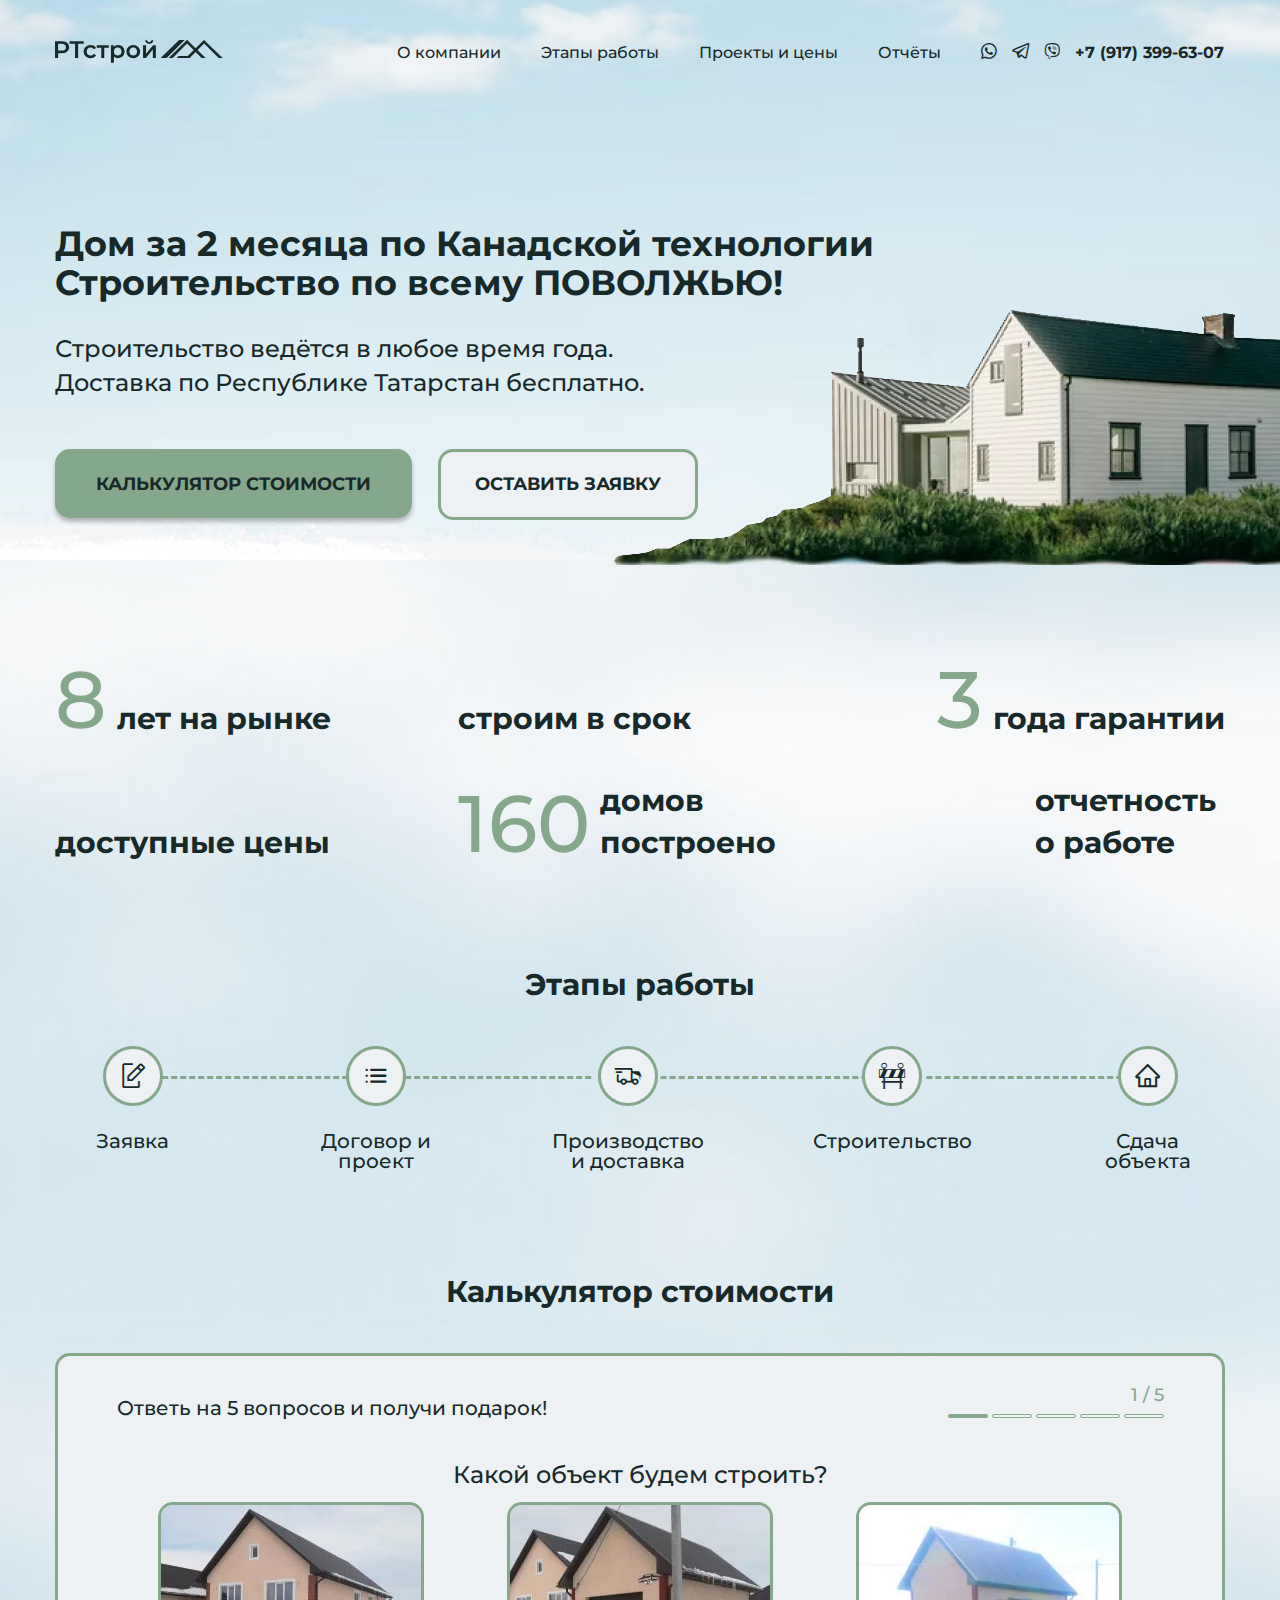
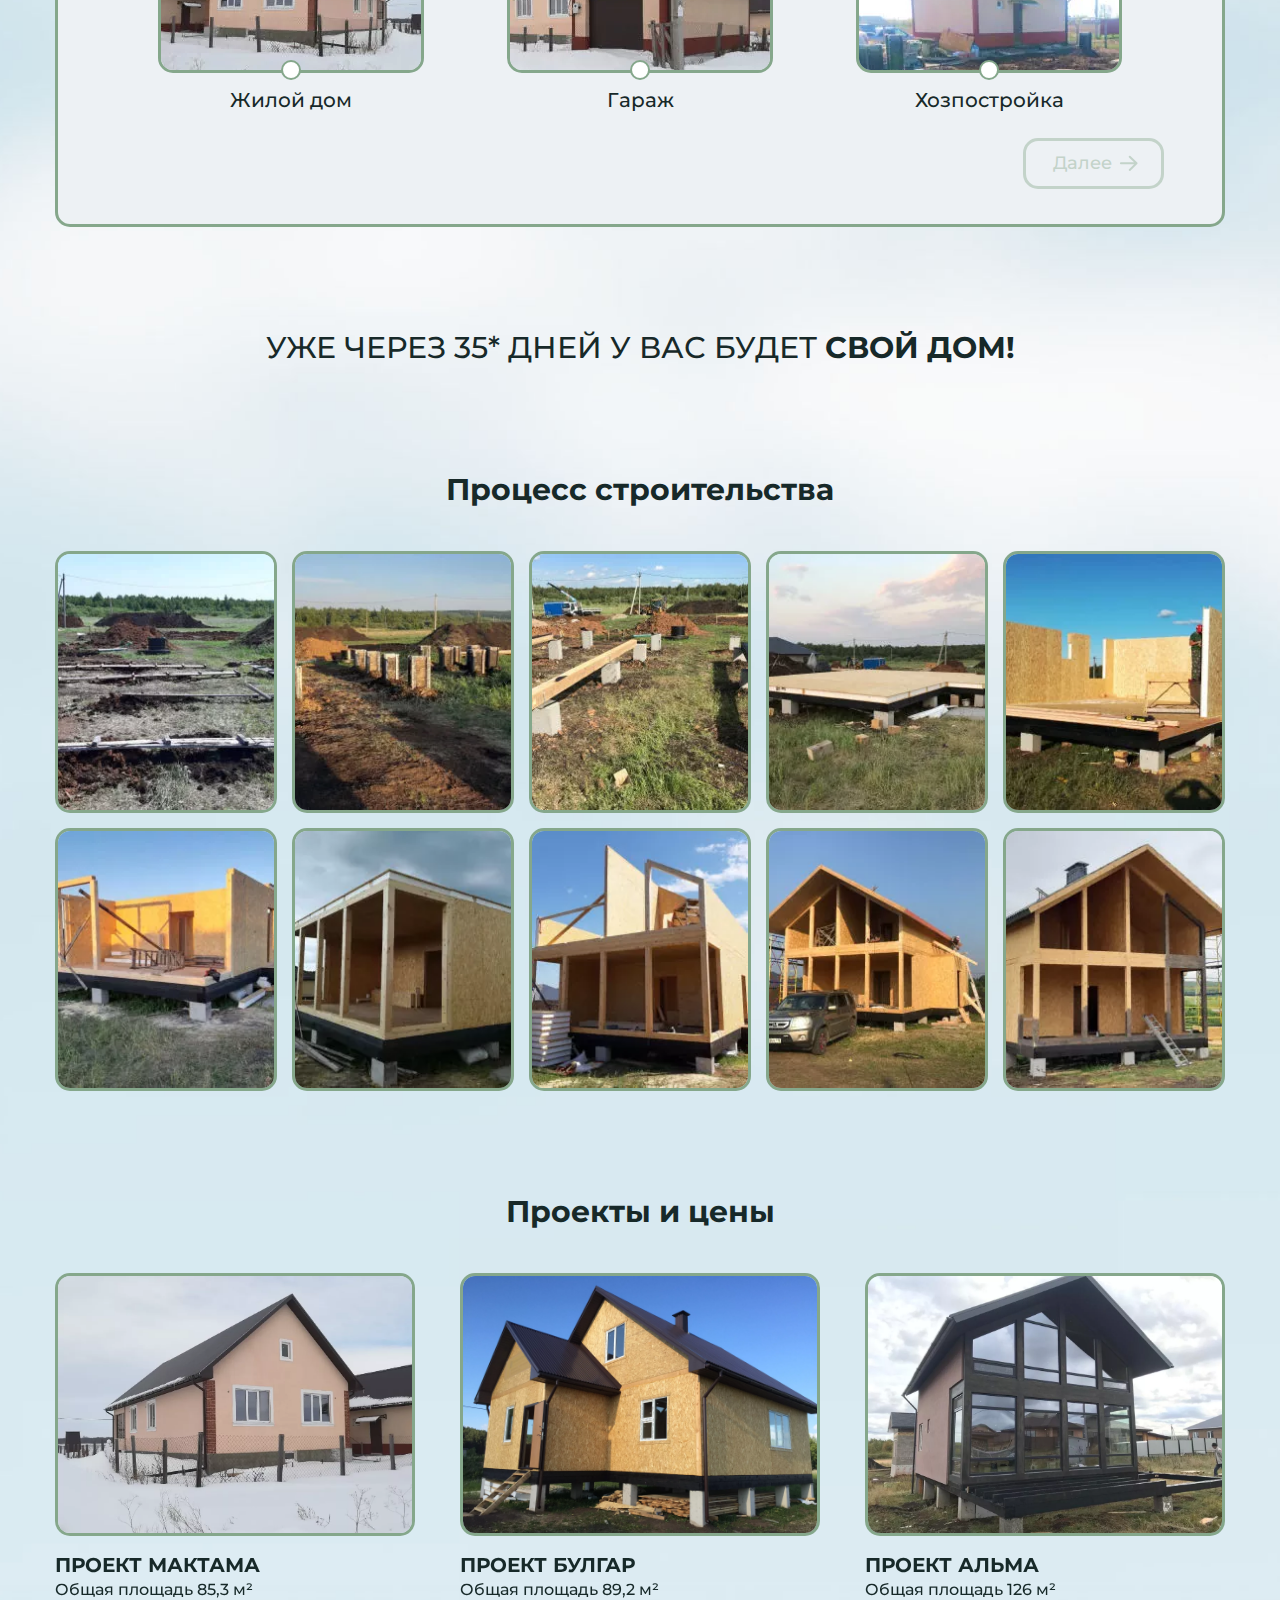
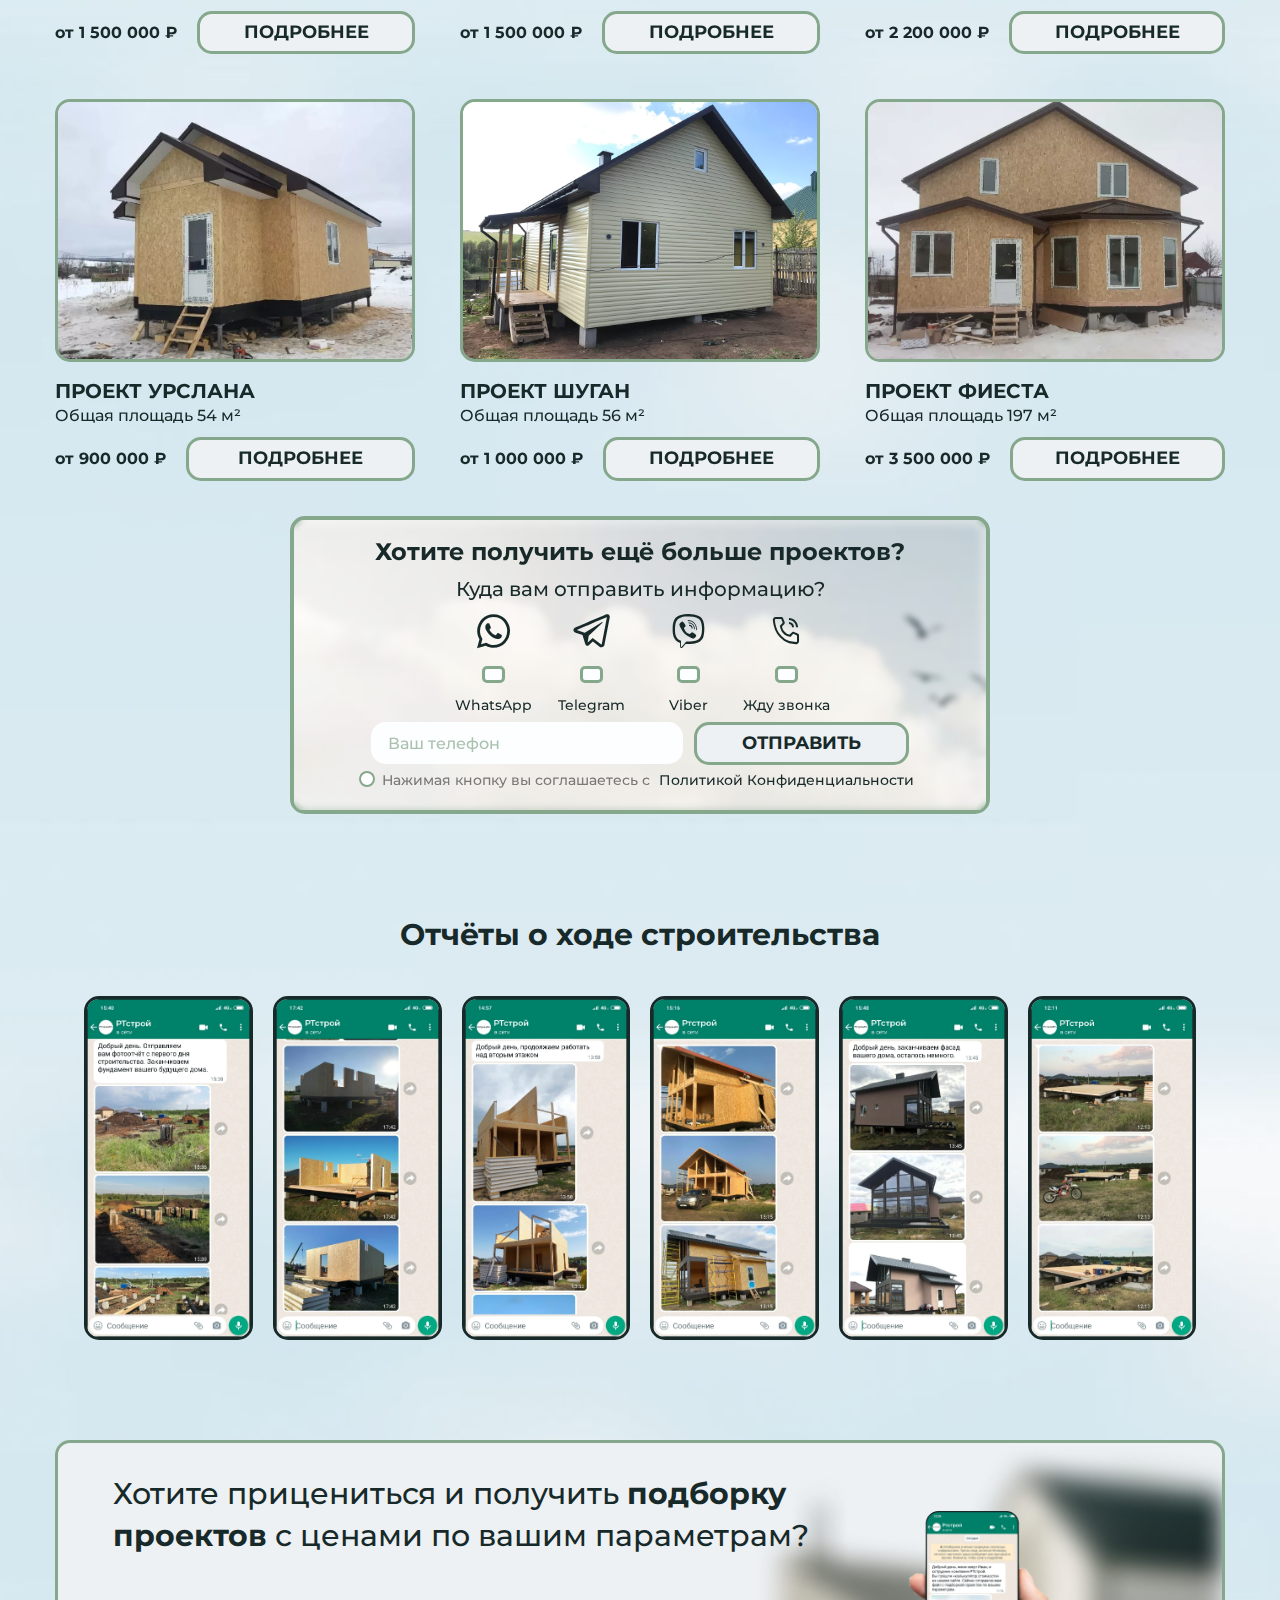
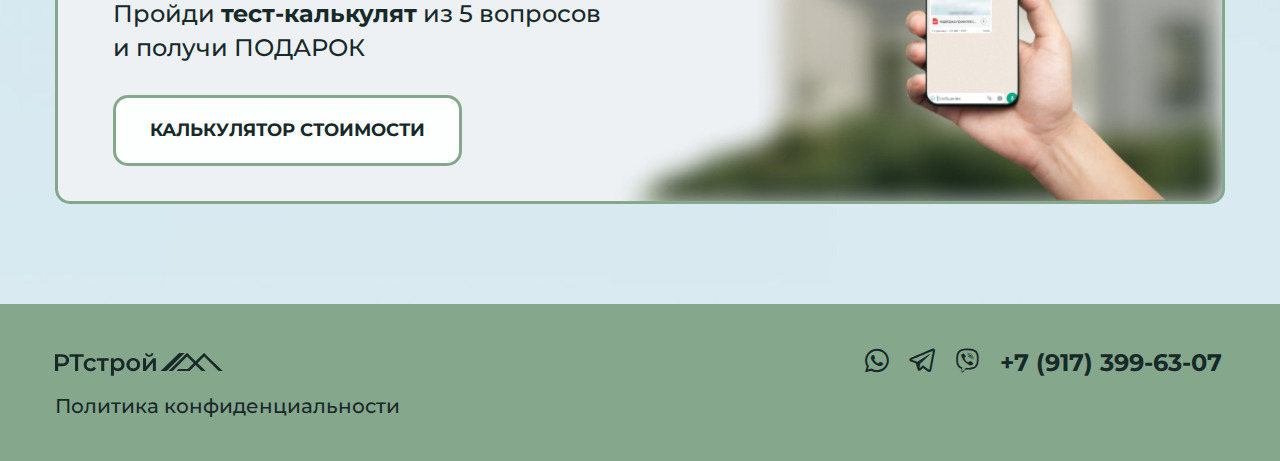
<file: index.html>
<!DOCTYPE html>
<html lang="ru">

<head>
   <meta charset="UTF-8">
   <meta http-equiv="X-UA-Compatible" content="IE=edge">
   <meta name="viewport" content="width=device-width, initial-scale=1.0">
   <title>РТстрой</title>
   <link rel="stylesheet" href="./css/iconsfont.css">
   <link rel="icon" href="./img/favicons/favicon.svg" type="image/svg+xml">
   <link rel="stylesheet" href="./css/swiper-bundle.min.css">
   <link rel="stylesheet" href="./css/style.css">
</head>

<body>
   <div class="wrapper">
      <header id="open" class="header lock-padding">
         <div id="close" class="header__container">
            <a href="#" class="header__logo">
               <img src="./img/logo.svg" alt="Логотип">
            </a>
            <div class="header__menu menu">
               <nav class="menu__body lock-padding">
                  <ul class="menu__list">
                     <li class="menu__item">
                        <a data-goto=".about" href="#" class="menu__link">О компании</a>
                     </li>
                     <li class="menu__item">
                        <a data-goto=".stage" href="#" class="menu__link">Этапы работы</a>
                     </li>
                     <li class="menu__item">
                        <a data-goto=".projects" href="#" class="menu__link">Проекты и цены</a>
                     </li>
                     <li class="menu__item">
                        <a data-goto=".reports" href="#" class="menu__link">Отчёты</a>
                     </li>
                  </ul>
               </nav>
            </div>
            <div class="header__socials socials">
               <ul class="socials__list">
                  <li class="socials__item">
                     <a href="#" class="socials__link _icon-whatsapp"></a>
                  </li>
                  <li class="socials__item">
                     <a href="#" class="socials__link _icon-telegram"></a>
                  </li>
                  <li class="socials__item">
                     <a href="#" class="socials__link _icon-viber"></a>
                  </li>
               </ul>
               <a href="#open" class="icon-menu"><span></span></a>
               <a href="#close" class="close-icon-menu"></a>
            </div>
            <div class="header__phone phone">
               <a href="#" class="phone__link">+7 (917) 399-63-07</a>
            </div>
         </div>
      </header>
      <main class="main">
         <section id="started" class="started">
            <div class="started__container">
               <div class="started__content">
                  <h1 class="started__title">Дом за 2 месяца<wbr> по Канадской технологии
                     Строительство по всему ПОВОЛЖЬЮ!</h1>
                  <p class="started__text">Строительство ведётся в любое время года.
                     Доставка по Республике Татарстан бесплатно.</p>
                  <div class="started__buttons">
                     <a data-goto=".quiz" href="#" class="started__button-quiz button button_fill">калькулятор
                        стоимости</a>
                     <a href="#application-popup" class="started__button button popup-link">оставить заявку</a>
                  </div>
               </div>
               <picture class="started__image">
                  <source srcset="./img/house.webp" type="image/webp">
                  <img src="./img/house.png" alt="Дом на поляне">
               </picture>
            </div>
         </section>
         <section id="about" class="about">
            <div class="about__container">
               <div class="about__body">
                  <div class="about__item about__item_first">
                     <div class="about__number">8</div>
                     <div class="about__subtitle">лет на рынке</div>
                  </div>
                  <div class="about__item about__item_second">
                     <div class="about__number about__number_empty"></div>
                     <div class="about__subtitle">строим в срок</div>
                  </div>
                  <div class="about__item about__item_third about__item_right">
                     <div class="about__number">3</div>
                     <div class="about__subtitle">года гарантии</div>
                  </div>
                  <div class="about__item about__item_fourth">
                     <div class="about__number about__number_empty"></div>
                     <div class="about__subtitle">доступные цены</div>
                  </div>
                  <div class="about__item about__item_fifth">
                     <div class="about__number">160</div>
                     <div class="about__subtitle">домов построено</div>
                  </div>
                  <div class="about__item about__item_sixth about__item_right">
                     <div class="about__number about__number_empty"></div>
                     <div class="about__subtitle about__subtitle_short">отчетность о работе</div>
                  </div>
               </div>
            </div>
         </section>
         <section id="stage" class="stage">
            <div class="stage__container">
               <h2 class="stage__title title">Этапы работы</h2>
               <div class="stage__body">
                  <div class="stage__item">
                     <div class="stage__icon _icon-application"></div>
                     <div class="stage__subtitle">Заявка</div>
                  </div>
                  <div class="stage__item">
                     <div class="stage__icon _icon-deal"></div>
                     <div class="stage__subtitle">Договор и проект</div>
                  </div>
                  <div class="stage__item">
                     <div class="stage__icon _icon-production"></div>
                     <div class="stage__subtitle">Производство и доставка</div>
                  </div>
                  <div class="stage__item">
                     <div class="stage__icon _icon-construction"></div>
                     <div class="stage__subtitle">Строительство</div>
                  </div>
                  <div class="stage__item">
                     <div class="stage__icon _icon-object"></div>
                     <div class="stage__subtitle">Сдача объекта</div>
                  </div>
               </div>
            </div>
         </section>
         <section id="quiz" class="quiz">
            <div class="quiz__container">
               <h2 class="quiz__title title">Калькулятор стоимости</h2>
               <div class="quiz__box">
                  <div class="quiz__test step-1 active__step" data-step="1">
                     <div class="quiz__header">
                        <p class="quiz__text">Ответь на 5 вопросов и получи подарок!</p>
                        <div class="quiz__stage stage-quiz">
                           <p class="stage-quiz__num">1 / 5</p>
                           <div class="stage-quiz__stages">
                              <span class="stage-quiz__line stage-quiz__line_fill"></span>
                              <span class="stage-quiz__line"></span>
                              <span class="stage-quiz__line"></span>
                              <span class="stage-quiz__line"></span>
                              <span class="stage-quiz__line"></span>
                           </div>
                        </div>
                     </div>
                     <h3 class="quiz__question">Какой объект будем строить?</h3>
                     <form action="#" class="quiz__form">
                        <div class="quiz__radio-wrap">
                           <div class="quiz__radio-item radio radio_img">
                              <picture class="quiz__image radio__image">
                                 <source srcset="./img/quiz/step-1/house.webp" type="image/webp">
                                 <img src="./img/quiz/step-1/house.jpg" alt="Жилой дом">
                              </picture>
                              <div class="quiz__radio">
                                 <input id="house" type="radio" value="Жилой дом" name="construction"
                                    class="quiz__radio-input radio__input">
                                 <label for="house" class="quiz__radio-label radio__label radio__label_image">
                                    Жилой дом
                                 </label>
                              </div>
                           </div>
                           <div class="quiz__radio-item radio radio_img">
                              <picture class="quiz__image radio__image">
                                 <source srcset="./img/quiz/step-1/garage.webp" type="image/webp">
                                 <img src="./img/quiz/step-1/garage.jpg" alt="Гараж">
                              </picture>
                              <div class="quiz__radio">
                                 <input id="garage" type="radio" value="Гараж" name="construction"
                                    class="quiz__radio-input radio__input">
                                 <label for="garage" class="quiz__radio-label radio__label radio__label_image">
                                    Гараж
                                 </label>
                              </div>
                           </div>
                           <div class="quiz__radio-item radio radio_img">
                              <picture class="quiz__image radio__image">
                                 <source srcset="./img/quiz/step-1/outbuildings.webp" type="image/webp">
                                 <img src="./img/quiz/step-1/outbuildings.jpg" alt="Хозпостройка">
                              </picture>
                              <div class="quiz__radio">
                                 <input id="outbuildings" type="radio" value="Хозпостройка" name="construction"
                                    class="quiz__radio-input radio__input">
                                 <label for="outbuildings" class="quiz__radio-label radio__label radio__label_image">
                                    Хозпостройка
                                 </label>
                              </div>
                           </div>
                        </div>
                        <div class="quiz__button">
                           <a href="#quiz" class="quiz__next button button_next disabled">
                              <span>Далее</span>
                              <img src="./img/process/arrow.svg" alt="Стрелка вперед">
                           </a>
                        </div>
                     </form>
                  </div>
                  <div class="quiz__test step-2" data-step="2">
                     <div class="quiz__header">
                        <p class="quiz__text">Ответь на 5 вопросов и получи подарок!</p>
                        <div class="quiz__stage stage-quiz">
                           <p class="stage-quiz__num">2 / 5</p>
                           <div class="stage-quiz__stages">
                              <span class="stage-quiz__line stage-quiz__line_fill"></span>
                              <span class="stage-quiz__line stage-quiz__line_fill"></span>
                              <span class="stage-quiz__line"></span>
                              <span class="stage-quiz__line"></span>
                              <span class="stage-quiz__line"></span>
                           </div>
                        </div>
                     </div>
                     <h3 class="quiz__question">Выберите площадь</h3>
                     <form action="#" class="quiz__form">
                        <div class="quiz__radio-wrap">
                           <div class="quiz__radio-item radio radio_row">
                              <div class="quiz__radio">
                                 <input id="tiny-square" type="radio" value="до 20 м²" name="square"
                                    class="quiz__radio-input radio__input">
                                 <label for="tiny-square" class="quiz__radio-label radio__label radio__label_row">
                                    до 20 м²
                                 </label>
                              </div>
                           </div>
                           <div class="quiz__radio-item radio radio_row">
                              <div class="quiz__radio">
                                 <input id="small-square" type="radio" value="30–60 м²" name="square"
                                    class="quiz__radio-input radio__input">
                                 <label for="small-square" class="quiz__radio-label radio__label radio__label_row">
                                    30–60 м²
                                 </label>
                              </div>
                           </div>
                           <div class="quiz__radio-item radio radio_row">
                              <div class="quiz__radio">
                                 <input id="medium-square" type="radio" value="60–90 м²" name="square"
                                    class="quiz__radio-input radio__input">
                                 <label for="medium-square" class="quiz__radio-label radio__label radio__label_row">
                                    60–90 м²
                                 </label>
                              </div>
                           </div>
                           <div class="quiz__radio-item radio radio_row">
                              <div class="quiz__radio">
                                 <input id="large-square" type="radio" value="90–150 м²" name="square"
                                    class="quiz__radio-input radio__input">
                                 <label for="large-square" class="quiz__radio-label radio__label radio__label_row">
                                    90–150 м²
                                 </label>
                              </div>
                           </div>
                           <div class="quiz__radio-item radio radio_row">
                              <div class="quiz__radio">
                                 <input id="huge-square" type="radio" value="более 150 м²" name="square"
                                    class="quiz__radio-input radio__input">
                                 <label for="huge-square" class="quiz__radio-label radio__label radio__label_row">
                                    <span class="quiz__hidden">от </span><span class="quiz__hide">более </span> 150 м²
                                 </label>
                              </div>
                           </div>
                        </div>
                        <div class="quiz__buttons">
                           <a href="#quiz" class="quiz__prev button button_prev">
                              <img src="./img/process/arrow.svg" alt="Стрелка назад">
                              <span>Назад</span>
                           </a>
                           <a href="#quiz" class="quiz__next button button_next disabled">
                              <span>Далее</span>
                              <img src="./img/process/arrow.svg" alt="Стрелка вперед">
                           </a>
                        </div>
                     </form>
                  </div>
                  <div class="quiz__test step-3" data-step="3">
                     <div class="quiz__header">
                        <p class="quiz__text">Ответь на 5 вопросов и получи подарок!</p>
                        <div class="quiz__stage stage-quiz">
                           <p class="stage-quiz__num">3 / 5</p>
                           <div class="stage-quiz__stages">
                              <span class="stage-quiz__line stage-quiz__line_fill"></span>
                              <span class="stage-quiz__line stage-quiz__line_fill"></span>
                              <span class="stage-quiz__line stage-quiz__line_fill"></span>
                              <span class="stage-quiz__line"></span>
                              <span class="stage-quiz__line"></span>
                           </div>
                        </div>
                     </div>
                     <h3 class="quiz__question">Тип фундамента</h3>
                     <form action="#" class="quiz__form">
                        <div class="quiz__radio-wrap">
                           <div class="quiz__radio-item quiz__radio-item_1 radio radio_img">
                              <picture class="quiz__image radio__image">
                                 <source srcset="./img/quiz/step-3/pile-screw.webp" type="image/webp">
                                 <img src="./img/quiz/step-3/pile-screw.jpg"
                                    alt="Фото свайно-винтового типа фундамента">
                              </picture>
                              <div class="quiz__radio">
                                 <input id="pile-screw" type="radio" value="Свайно-винтовой" name="foundation"
                                    class="quiz__radio-input radio__input">
                                 <label for="pile-screw" class="quiz__radio-label radio__label radio__label_image">
                                    Свайно-винтовой
                                 </label>
                              </div>
                           </div>
                           <div class="quiz__radio-item quiz__radio-item_2 radio radio_img">
                              <picture class="quiz__image radio__image">
                                 <source srcset="./img/quiz/step-3/driving-piles.webp" type="image/webp">
                                 <img src="./img/quiz/step-3/driving-piles.jpg"
                                    alt="Фото типа фундамента: забивные сваи">
                              </picture>
                              <div class="quiz__radio">
                                 <input id="driving-piles" type="radio" value="Забивные сваи" name="foundation"
                                    class="quiz__radio-input radio__input">
                                 <label for="driving-piles" class="quiz__radio-label radio__label radio__label_image">
                                    Забивные сваи
                                 </label>
                              </div>
                           </div>
                           <div class="quiz__radio-item radio quiz__radio-item_3 radio_img">
                              <picture class="quiz__image radio__image">
                                 <source srcset="./img/quiz/step-3/ribbon.webp" type="image/webp">
                                 <img src="./img/quiz/step-3/ribbon.jpg" alt="Фото ленточного типа фундамента">
                              </picture>
                              <div class="quiz__radio">
                                 <input id="ribbon" type="radio" value="Ленточный" name="foundation"
                                    class="quiz__radio-input radio__input">
                                 <label for="ribbon" class="quiz__radio-label radio__label radio__label_image">
                                    Ленточный
                                 </label>
                              </div>
                           </div>
                           <div class="quiz__radio-item quiz__radio-item_4 radio radio_img">
                              <picture class="quiz__image radio__image">
                                 <source srcset="./img/quiz/step-3/slab.webp" type="image/webp">
                                 <img src="./img/quiz/step-3/slab.jpg" alt="Фото плитного типа фундамента">
                              </picture>
                              <div class="quiz__radio">
                                 <input id="slab" type="radio" value="Плитный" name="foundation"
                                    class="quiz__radio-input radio__input">
                                 <label for="slab" class="quiz__radio-label radio__label radio__label_image">
                                    Плитный
                                 </label>
                              </div>
                           </div>
                           <div class="quiz__radio-item quiz__radio-item_5 radio radio_img">
                              <picture class="quiz__image radio__image">
                                 <source srcset="./img/quiz/step-3/fill-piles.webp" type="image/webp">
                                 <img src="./img/quiz/step-3/fill-piles.jpg" alt="Фото типа фундамента: заливные сваи">
                              </picture>
                              <div class="quiz__radio">
                                 <input id="fill-piles" type="radio" value="Заливные сваи" name="foundation"
                                    class="quiz__radio-input radio__input">
                                 <label for="fill-piles" class="quiz__radio-label radio__label radio__label_image">
                                    Заливные сваи
                                 </label>
                              </div>
                           </div>
                        </div>
                        <div class="quiz__buttons">
                           <a href="#quiz" class="quiz__prev button button_prev">
                              <img src="./img/process/arrow.svg" alt="Стрелка назад">
                              <span>Назад</span>
                           </a>
                           <a href="#quiz" class="quiz__next button button_next disabled">
                              <span>Далее</span>
                              <img src="./img/process/arrow.svg" alt="Стрелка вперед">
                           </a>
                        </div>
                     </form>
                  </div>
                  <div class="quiz__test step-4" data-step="4">
                     <div class="quiz__header">
                        <p class="quiz__text">Ответь на 5 вопросов и получи подарок!</p>
                        <div class="quiz__stage stage-quiz">
                           <p class="stage-quiz__num">4 / 5</p>
                           <div class="stage-quiz__stages">
                              <span class="stage-quiz__line stage-quiz__line_fill"></span>
                              <span class="stage-quiz__line stage-quiz__line_fill"></span>
                              <span class="stage-quiz__line stage-quiz__line_fill"></span>
                              <span class="stage-quiz__line stage-quiz__line_fill"></span>
                              <span class="stage-quiz__line"></span>
                           </div>
                        </div>
                     </div>
                     <h3 class="quiz__question">Кровля</h3>
                     <form action="#" class="quiz__form">
                        <div class="quiz__radio-wrap">
                           <div class="quiz__radio-item quiz__radio-item_1 radio radio_img">
                              <picture class="quiz__image radio__image">
                                 <source srcset="./img/quiz/step-4/metal-tile.webp" type="image/webp">
                                 <img src="./img/quiz/step-4/metal-tile.jpg" alt="Металлочерепица">
                              </picture>
                              <div class="quiz__radio">
                                 <input id="metal-tile" type="radio" value="Металлочерепица" name="roof"
                                    class="quiz__radio-input radio__input">
                                 <label for="metal-tile" class="quiz__radio-label radio__label radio__label_image">
                                    Металлочерепица
                                 </label>
                              </div>
                           </div>
                           <div class="quiz__radio-item quiz__radio-item_2 radio radio_img">
                              <picture class="quiz__image radio__image">
                                 <source srcset="./img/quiz/step-4/profiled-sheet.webp" type="image/webp">
                                 <img src="./img/quiz/step-4/profiled-sheet.jpg" alt="Профлист">
                              </picture>
                              <div class="quiz__radio">
                                 <input id="profiled-sheet" type="radio" value="Профлист" name="roof"
                                    class="quiz__radio-input radio__input">
                                 <label for="profiled-sheet" class="quiz__radio-label radio__label radio__label_image">
                                    Профлист
                                 </label>
                              </div>
                           </div>
                           <div class="quiz__radio-item quiz__radio-item_3 radio radio_img">
                              <picture class="quiz__image radio__image">
                                 <source srcset="./img/quiz/step-4/PVC-membranes.webp" type="image/webp">
                                 <img src="./img/quiz/step-4/PVC-membranes.jpg" alt="ПВХ-мембраны">
                              </picture>
                              <div class="quiz__radio">
                                 <input id="PVC-membranes" type="radio" value="ПВХ-мембраны" name="roof"
                                    class="quiz__radio-input radio__input">
                                 <label for="PVC-membranes" class="quiz__radio-label radio__label radio__label_image">
                                    ПВХ-мембраны
                                 </label>
                              </div>
                           </div>
                           <div class="quiz__radio-item quiz__radio-item_4 radio radio_img">
                              <picture class="quiz__image radio__image">
                                 <source srcset="./img/quiz/step-4/soft-shingles.webp" type="image/webp">
                                 <img src="./img/quiz/step-4/soft-shingles.jpg" alt="Мягкая черепица">
                              </picture>
                              <div class="quiz__radio">
                                 <input id="soft-shingles" type="radio" value="Мягкая черепица" name="roof"
                                    class="quiz__radio-input radio__input">
                                 <label for="soft-shingles" class="quiz__radio-label radio__label radio__label_image">
                                    Мягкая черепица
                                 </label>
                              </div>
                           </div>
                        </div>
                        <div class="quiz__buttons">
                           <a href="#quiz" class="quiz__prev button button_prev">
                              <img src="./img/process/arrow.svg" alt="Стрелка назад">
                              <span>Назад</span>
                           </a>
                           <a href="#quiz" class="quiz__next button button_next disabled">
                              <span>Далее</span>
                              <img src="./img/process/arrow.svg" alt="Стрелка вперед">
                           </a>
                        </div>
                     </form>
                  </div>
                  <div class="quiz__test step-5" data-step="5">
                     <div class="quiz__header">
                        <p class="quiz__text">Ответь на 5 вопросов и получи подарок!</p>
                        <div class="quiz__stage stage-quiz">
                           <p class="stage-quiz__num">5 / 5</p>
                           <div class="stage-quiz__stages">
                              <span class="stage-quiz__line stage-quiz__line_fill"></span>
                              <span class="stage-quiz__line stage-quiz__line_fill"></span>
                              <span class="stage-quiz__line stage-quiz__line_fill"></span>
                              <span class="stage-quiz__line stage-quiz__line_fill"></span>
                              <span class="stage-quiz__line stage-quiz__line_fill"></span>
                           </div>
                        </div>
                     </div>
                     <h3 class="quiz__question">Дополнительные работы</h3>
                     <form action="#" class="quiz__form">
                        <div class="quiz__radio-wrap">
                           <div class="quiz__radio-item quiz__radio-item_1 quiz__radio-item_checkbox">
                              <div class="radio radio_img">
                                 <picture class="quiz__image radio__image">
                                    <source srcset="./img/quiz/step-5/ventilation.webp" type="image/webp">
                                    <img src="./img/quiz/step-5/ventilation.jpg" alt="Вентиляция">
                                 </picture>
                                 <div class="quiz__radio">
                                    <input id="ventilation" type="checkbox" value="Вентиляция" name="additional"
                                       class="quiz__radio-input radio__input checkbox__input">
                                    <label for="ventilation"
                                       class="quiz__radio-label radio__label radio__label_row radio__label_image checkbox__label">
                                       Вентиляция
                                    </label>
                                 </div>
                              </div>
                           </div>
                           <div class="quiz__radio-item quiz__radio-item_2 quiz__radio-item_checkbox">
                              <div class="radio radio_img">
                                 <picture class="quiz__image radio__image">
                                    <source srcset="./img/quiz/step-5/electrics.webp" type="image/webp">
                                    <img src="./img/quiz/step-5/electrics.jpg" alt="Электрика">
                                 </picture>
                                 <div class="quiz__radio">
                                    <input id="electrics" type="checkbox" value="Электрика" name="additional"
                                       class="quiz__radio-input radio__input checkbox__input">
                                    <label for="electrics"
                                       class="quiz__radio-label radio__label radio__label_row radio__label_image checkbox__label">
                                       Электрика
                                    </label>
                                 </div>
                              </div>
                           </div>
                           <div class="quiz__radio-item quiz__radio-item_3 quiz__radio-item_checkbox">
                              <div class="radio radio_img">
                                 <picture class="quiz__image radio__image">
                                    <source srcset="./img/quiz/step-5/water-disposal.webp" type="image/webp">
                                    <img src="./img/quiz/step-5/water-disposal.jpg" alt="Водоотведение">
                                 </picture>
                                 <div class="quiz__radio">
                                    <input id="water-disposal" type="checkbox" value="Водоотведение" name="additional"
                                       class="quiz__radio-input radio__input checkbox__input">
                                    <label for="water-disposal"
                                       class="quiz__radio-label radio__label radio__label_row radio__label_image checkbox__label">
                                       Водоотведение
                                    </label>
                                 </div>
                              </div>
                           </div>
                           <div class="quiz__radio-item quiz__radio-item_4 quiz__radio-item_checkbox">
                              <div class="radio radio_img">
                                 <picture class="quiz__image radio__image">
                                    <source srcset="./img/quiz/step-5/facade.webp" type="image/webp">
                                    <img src="./img/quiz/step-5/facade.jpg" alt="Фасад здания">
                                 </picture>
                                 <div class="quiz__radio">
                                    <input id="facade" type="checkbox" value="Фасад здания" name="additional"
                                       class="quiz__radio-input radio__input checkbox__input">
                                    <label for="facade"
                                       class="quiz__radio-label radio__label radio__label_row radio__label_image checkbox__label">
                                       Фасад здания
                                    </label>
                                 </div>
                              </div>
                           </div>
                           <div class="quiz__radio-item quiz__radio-item_5 quiz__radio-item_checkbox">
                              <div class="radio radio_img">
                                 <picture class="quiz__image radio__image">
                                    <source srcset="./img/quiz/step-5/heating.webp" type="image/webp">
                                    <img src="./img/quiz/step-5/heating.jpg" alt="Отопление">
                                 </picture>
                                 <div class="quiz__radio">
                                    <input id="heating" type="checkbox" value="Отопление" name="additional"
                                       class="quiz__radio-input radio__input checkbox__input">
                                    <label for="heating"
                                       class="quiz__radio-label radio__label radio__label_row radio__label_image checkbox__label">
                                       Отопление
                                    </label>
                                 </div>
                              </div>
                           </div>
                           <div class="quiz__radio-item quiz__radio-item_6 quiz__radio-item_checkbox">
                              <div class="radio radio_img">
                                 <picture class="quiz__image radio__image">
                                    <source srcset="./img/quiz/step-5/water-supply.webp" type="image/webp">
                                    <img src="./img/quiz/step-5/water-supply.jpg" alt="Водоснабжение">
                                 </picture>
                                 <div class="quiz__radio">
                                    <input id="water-supply" type="checkbox" value="Водоснабжение" name="additional"
                                       class="quiz__radio-input radio__input checkbox__input">
                                    <label for="water-supply"
                                       class="quiz__radio-label radio__label radio__label_row radio__label_image checkbox__label">
                                       Водоснабжение
                                    </label>
                                 </div>
                              </div>
                           </div>
                        </div>
                        <div class="quiz__buttons">
                           <a href="#quiz" class="quiz__prev button button_prev">
                              <img src="./img/process/arrow.svg" alt="Стрелка назад">
                              <span>Назад</span>
                           </a>
                           <a href="#quiz" class="quiz__next button button_next">
                              <span>Далее</span>
                              <img src="./img/process/arrow.svg" alt="Стрелка вперед">
                           </a>
                        </div>
                     </form>
                  </div>
                  <div class="quiz__test step-6" data-step="6">
                     <h3 class="quiz__question">Выберите свой подарок</h3>
                     <form action="#" class="quiz__form">
                        <div class="quiz__radio-wrap">
                           <div class="quiz__radio-item radio radio_img">
                              <picture class="quiz__image radio__image">
                                 <source srcset="./img/quiz/step-6/drainage-system.webp" type="image/webp">
                                 <img src="./img/quiz/step-6/drainage-system.jpg" alt="Водосточная система">
                              </picture>
                              <div class="quiz__radio">
                                 <input id="drainage-system" type="radio" value="Водосточная система" name="present"
                                    class="quiz__radio-input radio__input">
                                 <label for="drainage-system" class="quiz__radio-label radio__label radio__label_image">
                                    Водосточная система
                                 </label>
                              </div>
                           </div>
                           <div class="quiz__radio-item radio radio_img">
                              <picture class="quiz__image radio__image">
                                 <source srcset="./img/quiz/step-6/hemming-the-roof.webp" type="image/webp">
                                 <img src="./img/quiz/step-6/hemming-the-roof.jpg" alt="Подшив кровли">
                              </picture>
                              <div class="quiz__radio">
                                 <input id="hemming-the-roof" type="radio" value="Подшив кровли" name="present"
                                    class="quiz__radio-input radio__input">
                                 <label for="hemming-the-roof"
                                    class="quiz__radio-label radio__label radio__label_image">
                                    Подшив кровли
                                 </label>
                              </div>
                           </div>
                           <div class="quiz__radio-item radio radio_img">
                              <picture class="quiz__image radio__image">
                                 <source srcset="./img/quiz/step-6/windows-front-door.webp" type="image/webp">
                                 <img src="./img/quiz/step-6/windows-front-door.jpg" alt="Окна и входная дверь">
                              </picture>
                              <div class="quiz__radio">
                                 <input id="windows-front-door" type="radio" value="Окна и входная дверь" name="present"
                                    class="quiz__radio-input radio__input">
                                 <label for="windows-front-door"
                                    class="quiz__radio-label radio__label radio__label_image">
                                    Окна и входная дверь
                                 </label>
                              </div>
                           </div>
                        </div>
                        <div class="quiz__buttons">
                           <a href="#quiz" class="quiz__prev button button_prev">
                              <img src="./img/process/arrow.svg" alt="Стрелка назад">
                              <span>Назад</span>
                           </a>
                           <a href="#quiz" class="quiz__next quiz__next_final button button_next disabled">
                              <span>Далее</span>
                              <img src="./img/process/arrow.svg" alt="Стрелка вперед">
                           </a>
                        </div>
                     </form>
                  </div>
               </div>
               <div class="quiz__result step-7" data-step="7">
                  <div class="quiz__wrap quiz__wrap_blur">
                     <div class="quiz__wrap-widget">
                        <picture class="quiz__widget">
                           <source srcset="./img/quiz/phone.webp" type="image/webp">
                           <img src="./img/quiz/phone.jpg" alt="Телефон с чатом ватсап">
                        </picture>
                     </div>
                     <form id="quiz__feedback" action="#" class="quiz__feedback form">
                        <div class=" form__wrap">
                           <h3 class="form__title">Ваши результаты получены<span> и мы уже приступили к
                                 расчету</span>!
                           </h3>
                           <fieldset class="form__box">
                              <legend class="form__subtitle">Куда вам отправить информацию?</legend>
                              <div class="form__checkbox">
                                 <div class="form__checkbox-item">
                                    <div class="form__icon _icon-whatsapp"></div>
                                    <input id="quiz-whatsapp-checkbox" class="form__checkbox-input" type="checkbox"
                                       name="messengers[]" value="whatsapp">
                                    <label for="quiz-whatsapp-checkbox" class="form__checkbox-label">WhatsApp</label>
                                 </div>
                                 <div class="form__checkbox-item">
                                    <div class="form__icon _icon-telegram"></div>
                                    <input id="quiz-telegram-checkbox" class="form__checkbox-input" type="checkbox"
                                       name="messengers[]" value="telegram">
                                    <label for="quiz-telegram-checkbox" class="form__checkbox-label">Telegram</label>
                                 </div>
                                 <div class="form__checkbox-item">
                                    <div class="form__icon _icon-viber"></div>
                                    <input id="quiz-viber-checkbox" class="form__checkbox-input" type="checkbox"
                                       name="messengers[]" value="viber">
                                    <label for="quiz-viber-checkbox" class="form__checkbox-label">Viber</label>
                                 </div>
                                 <div class="form__checkbox-item">
                                    <div class="form__icon _icon-phone"></div>
                                    <input id="quiz-phone-checkbox" class="form__checkbox-input" type="checkbox"
                                       name="messengers[]" value="Жду звонка">
                                    <label for="quiz-phone-checkbox" class="form__checkbox-label">Жду звонка</label>
                                 </div>
                              </div>
                           </fieldset>
                           <div class="form__inner-box">
                              <div class="form__input">
                                 <input type="tel" placeholder="Ваш телефон" name="tel">
                              </div>
                              <button type="submit" class="form__button button button_white">Получить
                                 расчёт</button>
                           </div>
                           <div class="form__radio radio">
                              <input id="quiz-accord" type="radio" value="1" name="accord"
                                 class="form__radio-input radio__input" required>
                              <label for="quiz-accord" class="form__radio-label radio__label">
                                 <span>Нажимая кнопку вы соглашаетесь с <a href="#" target="blank">Политикой
                                       Конфиденциальности</a></span>
                                 <div class="visible"><a href="#" target="blank">Политикa
                                       Конфиденциальности</a></div>
                              </label>
                           </div>
                        </div>
                     </form>
                  </div>
               </div>
               <p class="quiz__slogan">Уже через 35* дней у вас будет <span>свой дом!</span></p>
            </div>
         </section>
         <section class="process">
            <div class="process__container">
               <h2 class="process__title title">Процесс строительства</h2>
               <div class="process__buttons slider-buttons">
                  <div class="slider-buttons__btn-prev process__btn-prev swiper-button-prev"></div>
                  <div class="slider-buttons__btn-next process__btn-next swiper-button-next"></div>
               </div>
               <div class="process__slider swiper">
                  <div class="process__wrapper swiper-wrapper">
                     <div class="process__slide swiper-slide">
                        <a href="#process-image-popup" class="popup-link swiper-slide__image"
                           onclick="popupProcessSwiper.slideTo(0, 0, false);">
                           <picture class="process__image">
                              <source srcset="./img/process/1.webp" type="image/webp">
                              <source srcset="./img/process/1-1530w.webp" type="image/webp"
                                 media="(max-width:640.98px) and (min-width:350px)">
                              <source srcset="./img/process/1-1530w.jpg" type="image/jpeg"
                                 media="(max-width:640.98px) and (min-width:350px)">
                              <img src="./img/process/1.jpg" alt="Фото процесса строительства объекта">
                           </picture>
                        </a>
                     </div>
                     <div class="process__slide swiper-slide">
                        <a href="#process-image-popup" class="popup-link swiper-slide__image"
                           onclick="popupProcessSwiper.slideTo(1, 0, false);">
                           <picture class="process__image">
                              <source srcset="./img/process/2.webp" type="image/webp">
                              <source srcset="./img/process/2-1530w.webp" type="image/webp"
                                 media="(max-width:640.98px) and (min-width:350px)">
                              <source srcset="./img/process/2-1530w.jpg" type="image/jpeg"
                                 media="(max-width:640.98px) and (min-width:350px)">
                              <img src="./img/process/2.jpg" alt="Фото процесса строительства объекта">
                           </picture>
                        </a>
                     </div>
                     <div class="process__slide swiper-slide">
                        <a href="#process-image-popup" class="popup-link swiper-slide__image"
                           onclick="popupProcessSwiper.slideTo(2, 0, false);">
                           <picture class="process__image">
                              <source srcset="./img/process/3.webp" type="image/webp">
                              <source srcset="./img/process/3-1530w.webp" type="image/webp"
                                 media="(max-width:640.98px) and (min-width:350px)">
                              <source srcset="./img/process/3-1530w.jpg" type="image/jpeg"
                                 media="(max-width:640.98px) and (min-width:350px)">
                              <img src="./img/process/3.jpg" alt="Фото процесса строительства объекта">
                           </picture>
                        </a>
                     </div>
                     <div class="process__slide swiper-slide">
                        <a href="#process-image-popup" class="popup-link swiper-slide__image"
                           onclick="popupProcessSwiper.slideTo(3, 0, false);">
                           <picture class="process__image">
                              <source srcset="./img/process/4.webp" type="image/webp">
                              <source srcset="./img/process/4-1530w.webp" type="image/webp"
                                 media="(max-width:640.98px) and (min-width:350px)">
                              <source srcset="./img/process/4-1530w.jpg" type="image/jpeg"
                                 media="(max-width:640.98px) and (min-width:350px)">
                              <img src="./img/process/4.jpg" alt="Фото процесса строительства объекта">
                           </picture>
                        </a>
                     </div>
                     <div class="process__slide swiper-slide">
                        <a href="#process-image-popup" class="popup-link swiper-slide__image"
                           onclick="popupProcessSwiper.slideTo(4, 0, false);">
                           <picture class="process__image">
                              <source srcset="./img/process/5.webp" type="image/webp">
                              <source srcset="./img/process/5-1530w.webp" type="image/webp"
                                 media="(max-width:640.98px) and (min-width:350px)">
                              <source srcset="./img/process/5-1530w.jpg" type="image/jpeg"
                                 media="(max-width:640.98px) and (min-width:350px)">
                              <img src="./img/process/5.jpg" alt="Фото процесса строительства объекта">
                           </picture>
                        </a>
                     </div>
                     <div class="process__slide swiper-slide">
                        <a href="#process-image-popup" class="popup-link swiper-slide__image"
                           onclick="popupProcessSwiper.slideTo(5, 0, false);">
                           <picture class="process__image">
                              <source srcset="./img/process/6.webp" type="image/webp">
                              <source srcset="./img/process/6-1530w.webp" type="image/webp"
                                 media="(max-width:640.98px) and (min-width:350px)">
                              <source srcset="./img/process/6-1530w.jpg" type="image/jpeg"
                                 media="(max-width:640.98px) and (min-width:350px)">
                              <img src="./img/process/6.jpg" alt="Фото процесса строительства объекта">
                           </picture>
                        </a>
                     </div>
                     <div class="process__slide swiper-slide">
                        <a href="#process-image-popup" class="popup-link swiper-slide__image"
                           onclick="popupProcessSwiper.slideTo(6, 0, false);">
                           <picture class="process__image">
                              <source srcset="./img/process/7.webp" type="image/webp">
                              <source srcset="./img/process/7-1530w.webp" type="image/webp"
                                 media="(max-width:640.98px) and (min-width:350px)">
                              <source srcset="./img/process/7-1530w.jpg" type="image/jpeg"
                                 media="(max-width:640.98px) and (min-width:350px)">
                              <img src="./img/process/7.jpg" alt="Фото процесса строительства объекта">
                           </picture>
                        </a>
                     </div>
                     <div class="process__slide swiper-slide">
                        <a href="#process-image-popup" class="popup-link swiper-slide__image"
                           onclick="popupProcessSwiper.slideTo(7, 0, false);">
                           <picture class="process__image">
                              <source srcset="./img/process/8.webp" type="image/webp">
                              <source srcset="./img/process/8-1530w.webp" type="image/webp"
                                 media="(max-width:640.98px) and (min-width:350px)">
                              <source srcset="./img/process/8-1530w.jpg" type="image/jpeg"
                                 media="(max-width:640.98px) and (min-width:350px)">
                              <img src="./img/process/8.jpg" alt="Фото процесса строительства объекта">
                           </picture>
                        </a>
                     </div>
                     <div class="process__slide swiper-slide">
                        <a href="#process-image-popup" class="popup-link swiper-slide__image"
                           onclick="popupProcessSwiper.slideTo(8, 0, false);">
                           <picture class="process__image">
                              <source srcset="./img/process/9.webp" type="image/webp">
                              <source srcset="./img/process/9-1530w.webp" type="image/webp"
                                 media="(max-width:640.98px) and (min-width:350px)">
                              <source srcset="./img/process/9-1530w.jpg" type="image/jpeg"
                                 media="(max-width:640.98px) and (min-width:350px)">
                              <img src="./img/process/9.jpg" alt="Фото процесса строительства объекта">
                           </picture>
                        </a>
                     </div>
                     <div class="process__slide swiper-slide">
                        <a href="#process-image-popup" class="popup-link swiper-slide__image"
                           onclick="popupProcessSwiper.slideTo(9, 0, false);">
                           <picture class="process__image">
                              <source srcset="./img/process/10.webp" type="image/webp">
                              <source srcset="./img/process/10-1530w.webp" type="image/webp"
                                 media="(max-width:640.98px) and (min-width:350px)">
                              <source srcset="./img/process/10-1530w.jpg" type="image/jpeg"
                                 media="(max-width:640.98px) and (min-width:350px)">
                              <img src="./img/process/10.jpg" alt="Фото процесса строительства объекта">
                           </picture>
                        </a>
                     </div>
                  </div>
               </div>
            </div>
         </section>
         <section id="projects" class="projects">
            <div class="projects__container">
               <h2 class="projects__title title">Проекты и цены</h2>
               <div class="projects__content">
                  <div class="projects__buttons slider-buttons">
                     <div class="slider-buttons__btn-prev projects__btn-prev swiper-button-prev"></div>
                     <div class="slider-buttons__btn-next projects__btn-next swiper-button-next"></div>
                  </div>
                  <div class="projects__slider swiper">
                     <div class="projects__wrapper swiper-wrapper">
                        <div class="projects__slide card swiper-slide">
                           <a href="#projects-image-popup_maktama" class="popup-link swiper-slide__image">
                              <picture class="card__image">
                                 <source srcset="./img/projects/maktama/1-maktama@2px.webp" type="image/webp">
                                 <source srcset="./img/projects/maktama/1-maktama@2px.jpg" type="image/jpeg"
                                    media="((min-width:991px))">
                                 <source srcset="./img/projects/maktama/1-maktama.jpg" type="image/jpeg"
                                    media="((max-width:991px))">
                                 <img src="./img/projects/maktama/1-maktama.jpg" alt="Проект Мактама">
                              </picture>
                           </a>
                           <div class="card__body">
                              <h3 class="card__title">Проект Мактама</h3>
                              <p class="card__desc">Общая площадь 85,3 м²</p>
                              <div class="card__inner">
                                 <div class="card__price">от 1 500 000 ₽</div>
                                 <a href="#maktama-project-popup"
                                    class="card__button button button_narrow popup-link">подробнее</a>
                              </div>
                           </div>
                        </div>
                        <div class="projects__slide card swiper-slide">
                           <a href="#projects-image-popup_bulgar" class="popup-link swiper-slide__image">
                              <picture class="card__image">
                                 <source srcset="./img/projects/bulgar/2-bulgar@2px.webp" type="image/webp">
                                 <source srcset="./img/projects/bulgar/2-bulgar@2px.jpg" type="image/jpeg"
                                    media="(min-width:991px)">
                                 <source srcset="./img/projects/bulgar/2-bulgar.jpg" type="image/jpeg"
                                    media="(max-width:991px)">
                                 <img src="./img/projects/bulgar/2-bulgar.jpg" alt="Проект Булгар">
                              </picture>
                           </a>
                           <div class="card__body">
                              <h3 class="card__title">Проект Булгар</h3>
                              <p class="card__desc">Общая площадь 89,2 м²</p>
                              <div class="card__inner">
                                 <div class="card__price">от 1 500 000 ₽</div>
                                 <a href="#bulgar-project-popup"
                                    class="card__button button button_narrow popup-link">подробнее</a>
                              </div>
                           </div>
                        </div>
                        <div class="projects__slide card swiper-slide">
                           <a href="#projects-image-popup_alma" class="popup-link swiper-slide__image">
                              <picture class="card__image">
                                 <source srcset="./img/projects/alma/3-alma@2px.webp" type="image/webp">
                                 <source srcset="./img/projects/alma/3-alma@2px.jpg" type="image/jpeg"
                                    media="(min-width:991px)">
                                 <source srcset="./img/projects/alma/3-alma.jpg" type="image/jpeg"
                                    media="(max-width:991px)">
                                 <img src="./img/projects/alma/3-alma.jpg" alt="Проект Альма">
                              </picture>
                           </a>
                           <div class="card__body">
                              <h3 class="card__title">Проект Альма</h3>
                              <p class="card__desc">Общая площадь 126 м²</p>
                              <div class="card__inner">
                                 <div class="card__price">от 2 200 000 ₽</div>
                                 <a href="#alma-project-popup"
                                    class="card__button button button_narrow popup-link">подробнее</a>
                              </div>
                           </div>
                        </div>
                        <div class="projects__slide card swiper-slide">
                           <a href="#projects-image-popup_urslana" class="popup-link swiper-slide__image">
                              <picture class="card__image">
                                 <source srcset="./img/projects/urslana/4-urslana@2px.webp" type="image/webp">
                                 <source srcset="./img/projects/urslana/4-urslana@2px.jpg" type="image/jpeg"
                                    media="(min-width:991px)">
                                 <source srcset="./img/projects/urslana/4-urslana.jpg" type="image/jpeg"
                                    media="(max-width:991px)">
                                 <img src="./img/projects/urslana/4-urslana.jpg" alt="Проект Урслана">
                              </picture>
                           </a>
                           <div class="card__body">
                              <h3 class="card__title">Проект Урслана</h3>
                              <p class="card__desc">Общая площадь 54 м²</p>
                              <div class="card__inner">
                                 <div class="card__price">от 900 000 ₽</div>
                                 <a href="#urslana-project-popup"
                                    class="card__button button button_narrow popup-link">подробнее</a>
                              </div>
                           </div>
                        </div>
                        <div class="projects__slide card swiper-slide">
                           <a href="#projects-image-popup_shugan" class="popup-link swiper-slide__image">
                              <picture class="card__image">
                                 <source srcset="./img/projects/shugan/5-shugan@2px.webp" type="image/webp">
                                 <source srcset="./img/projects/shugan/5-shugan@2px.jpg" type="image/jpeg"
                                    media="(min-width:991px)">
                                 <source srcset="./img/projects/shugan/5-shugan.jpg" type="image/jpeg"
                                    media="(max-width:991px)">
                                 <img src="./img/projects/shugan/5-shugan.jpg" alt="Проект Шуган">
                              </picture>
                           </a>
                           <div class="card__body">
                              <h3 class="card__title">Проект Шуган</h3>
                              <p class="card__desc">Общая площадь 56 м²</p>
                              <div class="card__inner">
                                 <div class="card__price">от 1 000 000 ₽</div>
                                 <a href="#shugan-project-popup"
                                    class="card__button button button_narrow popup-link">подробнее</a>
                              </div>
                           </div>
                        </div>
                        <div class="projects__slide card swiper-slide">
                           <a href="#projects-image-popup_fiesta" class="popup-link swiper-slide__image">
                              <picture class="card__image">
                                 <source srcset="./img/projects/fiesta/6-fiesta@2px.webp" type="image/webp">
                                 <source srcset="./img/projects/fiesta/6-fiesta@2px.jpg" type="image/jpeg"
                                    media="(min-width:991px)">
                                 <source srcset="./img/projects/fiesta/6-fiesta.jpg" type="image/jpeg"
                                    media="(max-width:991px)">
                                 <img src="./img/projects/fiesta/6-fiesta.jpg" alt="Проект Фиеста">
                              </picture>
                           </a>
                           <div class="card__body">
                              <h3 class="card__title">Проект Фиеста</h3>
                              <p class="card__desc">Общая площадь 197 м²</p>
                              <div class="card__inner">
                                 <div class="card__price">от 3 500 000 ₽</div>
                                 <a href="#fiesta-project-popup"
                                    class="card__button button button_narrow popup-link">подробнее</a>
                              </div>
                           </div>
                        </div>
                     </div>
                  </div>
                  <form id="projects__form" action="#" class="projects__form form">
                     <div class="projects__blur form__blur">
                        <h3 class="form__title">Хотите получить ещё больше проектов?</h3>
                        <fieldset class="form__box">
                           <legend class="form__subtitle">Куда вам отправить информацию?</legend>
                           <div class="form__checkbox">
                              <div class="form__checkbox-item">
                                 <div class="form__icon _icon-whatsapp"></div>
                                 <input id="form-whatsapp-checkbox" class="form__checkbox-input" type="checkbox"
                                    name="messengers[]" value="whatsapp">
                                 <label for="form-whatsapp-checkbox" class="form__checkbox-label">WhatsApp</label>
                              </div>
                              <div class="form__checkbox-item">
                                 <div class="form__icon _icon-telegram"></div>
                                 <input id="form-telegram-checkbox" class="form__checkbox-input" type="checkbox"
                                    name="messengers[]" value="telegram">
                                 <label for="form-telegram-checkbox" class="form__checkbox-label">Telegram</label>
                              </div>
                              <div class="form__checkbox-item">
                                 <div class="form__icon _icon-viber"></div>
                                 <input id="form-viber-checkbox" class="form__checkbox-input" type="checkbox"
                                    name="messengers[]" value="viber">
                                 <label for="form-viber-checkbox" class="form__checkbox-label">Viber</label>
                              </div>
                              <div class="form__checkbox-item">
                                 <div class="form__icon _icon-phone"></div>
                                 <input id="form-phone-checkbox" class="form__checkbox-input" type="checkbox"
                                    name="messengers[]" value="Жду звонка">
                                 <label for="form-phone-checkbox" class="form__checkbox-label">Жду звонка</label>
                              </div>
                           </div>
                        </fieldset>
                        <div class="form__inner-box">
                           <div class="form__input">
                              <input type="tel" placeholder="Ваш телефон" name="tel">
                           </div>
                           <button type="submit" class="form__button button button_narrow">Отправить</button>
                        </div>
                        <div class="form__radio radio">
                           <input id="form-accord" type="radio" value="1" name="accord"
                              class="form__radio-input radio__input" required>
                           <label for="form-accord" class="form__radio-label radio__label">
                              <span>Нажимая кнопку вы соглашаетесь с <a href="#">Политикой Конфиденциальности</a></span>
                           </label>
                        </div>
                     </div>
                  </form>
               </div>
            </div>
         </section>
         <section id="reports" class="reports">
            <div class="reports__container">
               <h2 class="reports__title title">Отчёты о ходе строительства</h2>
               <div class="reports__buttons slider-buttons">
                  <div class="slider-buttons__btn-prev reports__btn-prev swiper-button-prev"></div>
                  <div class="slider-buttons__btn-next reports__btn-next swiper-button-next"></div>
               </div>
               <div class="reports__slider swiper">
                  <div class="reports__wrapper swiper-wrapper">
                     <div class="reports__slide swiper-slide">
                        <a href="#reports-image-popup" class="popup-link swiper-slide__image"
                           onclick="popupReportsSwiper.slideTo(0, 0, false);">
                           <picture class="reports__image">
                              <source srcset="./img/reports/1.webp" type="image/webp">
                              <img src="./img/reports/1.jpg" alt="Отчет по ватсап">
                           </picture>
                        </a>
                     </div>
                     <div class="reports__slide swiper-slide">
                        <a href="#reports-image-popup" class="popup-link swiper-slide__image"
                           onclick="popupReportsSwiper.slideTo(1, 0, false);">
                           <picture class="reports__image">
                              <source srcset="./img/reports/2.webp" type="image/webp">
                              <img src="./img/reports/2.jpg" alt="Отчет по ватсап">
                           </picture>
                        </a>
                     </div>
                     <div class="reports__slide swiper-slide">
                        <a href="#reports-image-popup" class="popup-link swiper-slide__image"
                           onclick="popupReportsSwiper.slideTo(2, 0, false);">
                           <picture class="reports__image">
                              <source srcset="./img/reports/3.webp" type="image/webp">
                              <img src="./img/reports/3.jpg" alt="Отчет по ватсап">
                           </picture>
                        </a>
                     </div>
                     <div class="reports__slide swiper-slide">
                        <a href="#reports-image-popup" class="popup-link swiper-slide__image"
                           onclick="popupReportsSwiper.slideTo(3, 0, false);">
                           <picture class="reports__image">
                              <source srcset="./img/reports/4.webp" type="image/webp">
                              <img src="./img/reports/4.jpg" alt="Отчет по ватсап">
                           </picture>
                        </a>
                     </div>
                     <div class="reports__slide swiper-slide">
                        <a href="#reports-image-popup" class="popup-link swiper-slide__image"
                           onclick="popupReportsSwiper.slideTo(4, 0, false);">
                           <picture class="reports__image">
                              <source srcset="./img/reports/5.webp" type="image/webp">
                              <img src="./img/reports/5.jpg" alt="Отчет по ватсап">
                           </picture>
                        </a>
                     </div>
                     <div class="reports__slide swiper-slide">
                        <a href="#reports-image-popup" class="popup-link swiper-slide__image"
                           onclick="popupReportsSwiper.slideTo(5, 0, false);">
                           <picture class="reports__image">
                              <source srcset="./img/reports/6.webp" type="image/webp">
                              <img src="./img/reports/6.jpg" alt="Отчет по ватсап">
                           </picture>
                        </a>
                     </div>
                  </div>
               </div>
            </div>
         </section>
         <section id="gift" class="gift">
            <div class="gift__container">
               <div class="gift__box">
                  <div class="gift__content">
                     <h3 class="gift__title title">Хотите прицениться и получить <span class="text_bold">подборку
                           проектов</span>
                        с ценами по вашим параметрам?</h3>
                     <div class="gift__subtitle">
                        <p class="gift__text text">Пройди <span class="text_bold">тест-калькулят</span> из 5 вопросов и
                           получи <span class="text_up">ПОДАРОК</span>
                        </p>
                        <a data-goto=".quiz" href="#" class="gift__button button button_white">калькулятор стоимости</a>
                     </div>
                  </div>
                  <div class="gift__image">
                     <img src="./img/gift/hand.png" alt="Телефон в руке">
                  </div>
               </div>
            </div>
         </section>
      </main>
      <footer class="footer">
         <div class="footer__container">
            <a href="#" class="footer__logo">
               <img src="./img/logo.svg" alt="Логотип">
            </a>
            <div class="footer__socials socials">
               <ul class="socials__list">
                  <li class="socials__item">
                     <a href="#" class="socials__link _icon-whatsapp"></a>
                  </li>
                  <li class="socials__item">
                     <a href="#" class="socials__link _icon-telegram"></a>
                  </li>
                  <li class="socials__item">
                     <a href="#" class="socials__link _icon-viber"></a>
                  </li>
               </ul>
            </div>
            <div class="footer__phone phone">
               <a href="#" class="phone__link">+7 (917) 399-63-07</a>
            </div>
            <a href="#" class="footer__policy">Политика конфиденциальности</a>
         </div>
      </footer>

      <div class="popup" id="application-popup">
         <div class="popup__container">
            <div class="popup__content popup__content_application">
               <a href="#projects" class="popup__close close-popup"></a>
               <div class="application__form-wrap form">
                  <form id="application__form" action="#" class="application__form">
                     <h3 class="form__title">Заявка</h3>
                     <div class="form__inner-box">
                        <div class="form__input">
                           <input type="text" placeholder="Ваше имя" name="name">
                        </div>
                        <div class="form__input">
                           <input type="email" placeholder="Ваша почта" name="email">
                        </div>
                        <div class="form__input">
                           <input type="tel" placeholder="Ваш телефон" name="tel">
                        </div>
                        <div class="form__input">
                           <textarea placeholder="Комментарий" name="message"></textarea>
                        </div>
                     </div>
                     <div class="form__radio radio">
                        <input id="application-form-accord" type="radio" value="1" name="accord"
                           class="form__radio-input radio__input" required>
                        <label for="application-form-accord" class="form__radio-label radio__label">
                           <span>Нажимая кнопку вы соглашаетесь с <a href="#" target="blank">Политикой
                                 Конфиденциальности</a></span>
                        </label>
                     </div>
                     <fieldset class="form__box">
                        <div class="form__checkbox">
                           <div class="form__checkbox-item">
                              <div class="form__icon _icon-whatsapp"></div>
                              <input id="application-form-whatsapp-checkbox" class="form__checkbox-input"
                                 type="checkbox" name="messengers[]" value="whatsapp">
                              <label for="application-form-whatsapp-checkbox"
                                 class="form__checkbox-label">WhatsApp</label>
                           </div>
                           <div class="form__checkbox-item">
                              <div class="form__icon _icon-telegram"></div>
                              <input id="application-form-telegram-checkbox" class="form__checkbox-input"
                                 type="checkbox" name="messengers[]" value="telegram">
                              <label for="application-form-telegram-checkbox"
                                 class="form__checkbox-label">Telegram</label>
                           </div>
                           <div class="form__checkbox-item">
                              <div class="form__icon _icon-viber"></div>
                              <input id="application-form-viber-checkbox" class="form__checkbox-input" type="checkbox"
                                 name="messengers[]" value="viber">
                              <label for="application-form-viber-checkbox" class="form__checkbox-label">Viber</label>
                           </div>
                           <div class="form__checkbox-item">
                              <div class="form__icon _icon-phone"></div>
                              <input id="application-form-phone-checkbox" class="form__checkbox-input" type="checkbox"
                                 name="messengers[]" value="Жду звонка">
                              <label for="application-form-phone-checkbox" class="form__checkbox-label">Жду
                                 звонка</label>
                           </div>
                        </div>
                        <button type="submit" class="form__button button button_narrow">оставить заявку</button>
                     </fieldset>
                  </form>
               </div>

            </div>
         </div>
      </div>


      <div class="popup" id="process-image-popup">
         <div class="popup__container">
            <div class="popup__content popup__content_image">
               <a href="#process" class="popup__close close-popup"></a>
               <div class="popup-process__buttons slider-buttons">
                  <div class="slider-buttons__btn-prev popup__btn-prev swiper-button-prev"></div>
                  <div class="slider-buttons__btn-next popup__btn-next swiper-button-next"></div>
               </div>
               <div class="popup-process__slider swiper">
                  <div class="popup-process__wrapper swiper-wrapper">
                     <div class="process__slide swiper-slide">
                        <picture class="popup__process-image">
                           <source srcset="./img/process/1-1530w.webp" type="image/webp">
                           <source srcset="./img/process/1-1530w.jpg" type="image/jpeg" media="(min-width:991px)">
                           <source srcset="./img/process/1.jpg" type="image/jpeg" media="(max-width:991px)">
                           <img src="./img/process/1.jpg" alt="Фото процесса строительства объекта">
                        </picture>
                     </div>
                     <div class="process__slide swiper-slide">
                        <picture class="popup__process-image">
                           <source srcset="./img/process/2-1530w.webp" type="image/webp">
                           <source srcset="./img/process/2-1530w.jpg" type="image/jpeg" media="(min-width:991px)">
                           <source srcset="./img/process/2.jpg" type="image/jpeg" media="(max-width:991px)">
                           <img src="./img/process/2.jpg" alt="Фото процесса строительства объекта">
                        </picture>
                     </div>
                     <div class="process__slide swiper-slide">
                        <picture class="popup__process-image">
                           <source srcset="./img/process/3-1530w.webp" type="image/webp">
                           <source srcset="./img/process/3-1530w.jpg" type="image/jpeg" media="(min-width:991px)">
                           <source srcset="./img/process/3.jpg" type="image/jpeg" media="(max-width:991px)">
                           <img src="./img/process/3.jpg" alt="Фото процесса строительства объекта">
                        </picture>
                     </div>
                     <div class="process__slide swiper-slide">
                        <picture class="popup__process-image">
                           <source srcset="./img/process/4-1530w.webp" type="image/webp">
                           <source srcset="./img/process/4-1530w.jpg" type="image/jpeg" media="(min-width:991px)">
                           <source srcset="./img/process/4.jpg" type="image/jpeg" media="(max-width:991px)">
                           <img src="./img/process/4.jpg" alt="Фото процесса строительства объекта">
                        </picture>
                     </div>
                     <div class="process__slide swiper-slide">
                        <picture class="popup__process-image">
                           <source srcset="./img/process/5-1530w.webp" type="image/webp">
                           <source srcset="./img/process/5-1530w.jpg" type="image/jpeg" media="(min-width:991px)">
                           <source srcset="./img/process/5.jpg" type="image/jpeg" media="(max-width:991px)">
                           <img src="./img/process/5.jpg" alt="Фото процесса строительства объекта">
                        </picture>
                     </div>
                     <div class="process__slide swiper-slide">
                        <picture class="popup__process-image">
                           <source srcset="./img/process/6-1530w.webp" type="image/webp">
                           <source srcset="./img/process/6-1530w.jpg" type="image/jpeg" media="(min-width:991px)">
                           <source srcset="./img/process/6.jpg" type="image/jpeg" media="(max-width:991px)">
                           <img src="./img/process/6.jpg" alt="Фото процесса строительства объекта">
                        </picture>
                     </div>
                     <div class="process__slide swiper-slide">
                        <picture class="popup__process-image">
                           <source srcset="./img/process/7-1530w.webp" type="image/webp">
                           <source srcset="./img/process/7-1530w.jpg" type="image/jpeg" media="(min-width:991px)">
                           <source srcset="./img/process/7.jpg" type="image/jpeg" media="(max-width:991px)">
                           <img src="./img/process/7.jpg" alt="Фото процесса строительства объекта">
                        </picture>
                     </div>
                     <div class="process__slide swiper-slide">
                        <picture class="popup__process-image">
                           <source srcset="./img/process/8-1530w.webp" type="image/webp">
                           <source srcset="./img/process/8-1530w.jpg" type="image/jpeg" media="(min-width:991px)">
                           <source srcset="./img/process/8.jpg" type="image/jpeg" media="(max-width:991px)">
                           <img src="./img/process/8.jpg" alt="Фото процесса строительства объекта">
                        </picture>
                     </div>
                     <div class="process__slide swiper-slide">
                        <picture class="popup__process-image">
                           <source srcset="./img/process/9-1530w.webp" type="image/webp">
                           <source srcset="./img/process/9-1530w.jpg" type="image/jpeg" media="(min-width:991px)">
                           <source srcset="./img/process/9.jpg" type="image/jpeg" media="(max-width:991px)">
                           <img src="./img/process/9.jpg" alt="Фото процесса строительства объекта">
                        </picture>
                     </div>
                     <div class="process__slide swiper-slide">
                        <picture class="popup__process-image">
                           <source srcset="./img/process/10-1530w.webp" type="image/webp">
                           <source srcset="./img/process/10-1530w.jpg" type="image/jpeg" media="(min-width:991px)">
                           <source srcset="./img/process/10.jpg" type="image/jpeg" media="(max-width:991px)">
                           <img src="./img/process/10.jpg" alt="Фото процесса строительства объекта">
                        </picture>
                     </div>
                  </div>
               </div>
            </div>
         </div>
      </div>

      <div class="popup" id="projects-image-popup_maktama">
         <div class="popup__container">
            <div class="popup__content popup__content_image">
               <a href="#projects" class="popup__close close-popup"></a>
               <picture class="popup__projects-image">
                  <source srcset="./img/projects/maktama/1-maktama@2px.webp" type="image/webp">
                  <source srcset="./img/projects/maktama/1-maktama@2px.jpg" type="image/jpeg" media="(min-width:991px)">
                  <source srcset="./img/projects/maktama/1-maktama.jpg" type="image/jpeg" media="(max-width:991px)">
                  <img src="./img/projects/maktama/1-maktama.jpg" alt="Проект Мактама">
               </picture>
            </div>
         </div>
      </div>
      <div class="popup" id="projects-image-popup_bulgar">
         <div class="popup__container">
            <div class="popup__content popup__content_image">
               <a href="#projects" class="popup__close close-popup"></a>
               <picture class="popup__projects-image">
                  <source srcset="./img/projects/bulgar/2-bulgar@2px.webp" type="image/webp">
                  <source srcset="./img/projects/bulgar/2-bulgar@2px.jpg" type="image/jpeg" media="(min-width:991px)">
                  <source srcset="./img/projects/bulgar/2-bulgar.jpg" type="image/jpeg" media="(max-width:991px)">
                  <img src="./img/projects/bulgar/2-bulgar.jpg" alt="Проект Булгар">
               </picture>
            </div>
         </div>
      </div>
      <div class="popup" id="projects-image-popup_alma">
         <div class="popup__container">
            <div class="popup__content popup__content_image">
               <a href="#projects" class="popup__close close-popup"></a>
               <picture class="popup__projects-image">
                  <source srcset="./img/projects/alma/3-alma@2px.webp" type="image/webp">
                  <source srcset="./img/projects/alma/3-alma@2px.jpg" type="image/jpeg" media="(min-width:991px)">
                  <source srcset="./img/projects/alma/3-alma.jpg" type="image/jpeg" media="(max-width:991px)">
                  <img src="./img/projects/alma/3-alma.jpg" alt="Проект Альма">
               </picture>
            </div>
         </div>
      </div>
      <div class="popup" id="projects-image-popup_urslana">
         <div class="popup__container">
            <div class="popup__content popup__content_image">
               <a href="#projects" class="popup__close close-popup"></a>
               <picture class="popup__projects-image">
                  <source srcset="./img/projects/urslana/4-urslana@2px.webp" type="image/webp">
                  <source srcset="./img/projects/urslana/4-urslana@2px.jpg" type="image/jpeg" media="(min-width:991px)">
                  <source srcset="./img/projects/urslana/4-urslana.jpg" type="image/jpeg" media="(max-width:991px)">
                  <img src="./img/projects/urslana/4-urslana.jpg" alt="Проект Урслана">
               </picture>
            </div>
         </div>
      </div>
      <div class="popup" id="projects-image-popup_shugan">
         <div class="popup__container">
            <div class="popup__content popup__content_image">
               <a href="#projects" class="popup__close close-popup"></a>
               <picture class="popup__projects-image">
                  <source srcset="./img/projects/shugan/5-shugan@2px.webp" type="image/webp">
                  <source srcset="./img/projects/shugan/5-shugan@2px.jpg" type="image/jpeg" media="(min-width:991px)">
                  <source srcset="./img/projects/shugan/5-shugan.jpg" type="image/jpeg" media="(max-width:991px)">
                  <img src="./img/projects/shugan/5-shugan.jpg" alt="Проект Шуган">
               </picture>
            </div>
         </div>
      </div>
      <div class="popup" id="projects-image-popup_fiesta">
         <div class="popup__container">
            <div class="popup__content popup__content_image">
               <a href="#projects" class="popup__close close-popup"></a>
               <picture class="popup__projects-image">
                  <source srcset="./img/projects/fiesta/6-fiesta@2px.webp" type="image/webp">
                  <source srcset="./img/projects/fiesta/6-fiesta@2px.jpg" type="image/jpeg" media="(min-width:991px)">
                  <source srcset="./img/projects/fiesta/6-fiesta.jpg" type="image/jpeg" media="(max-width:991px)">
                  <img src="./img/projects/fiesta/6-fiesta.jpg" alt="Проект Фиеста">
               </picture>
            </div>
         </div>
      </div>


      <div class="popup" id="reports-image-popup">
         <div class="popup__container">
            <div class="popup__content popup__content_image">
               <a href="#reports" class="popup__close close-popup"></a>
               <div class="popup-reports__buttons slider-buttons">
                  <div class="slider-buttons__btn-prev popup__btn-prev swiper-button-prev"></div>
                  <div class="slider-buttons__btn-next popup__btn-next swiper-button-next"></div>
               </div>
               <div class="popup-reports__slider swiper">
                  <div class="popup-reports__wrapper swiper-wrapper">
                     <div class="popup-reports__slide swiper-slide">
                        <picture class="popup__reports-image">
                           <source srcset="./img/reports/1.webp" type="image/webp">
                           <img src="./img/reports/1.jpg" alt="Отчет по ватсап">
                        </picture>
                     </div>
                     <div class="reports__slide swiper-slide">
                        <picture class="popup__reports-image">
                           <source srcset="./img/reports/2.webp" type="image/webp">
                           <img src="./img/reports/2.jpg" alt="Отчет по ватсап">
                        </picture>
                     </div>
                     <div class="reports__slide swiper-slide">
                        <picture class="popup__reports-image">
                           <source srcset="./img/reports/3.webp" type="image/webp">
                           <img src="./img/reports/3.jpg" alt="Отчет по ватсап">
                        </picture>
                     </div>
                     <div class="reports__slide swiper-slide">
                        <picture class="popup__reports-image">
                           <source srcset="./img/reports/4.webp" type="image/webp">
                           <img src="./img/reports/4.jpg" alt="Отчет по ватсап">
                        </picture>
                     </div>
                     <div class="reports__slide swiper-slide">
                        <picture class="popup__reports-image">
                           <source srcset="./img/reports/5.webp" type="image/webp">
                           <img src="./img/reports/5.jpg" alt="Отчет по ватсап">
                        </picture>
                     </div>
                     <div class="reports__slide swiper-slide">
                        <picture class="popup__reports-image">
                           <source srcset="./img/reports/6.webp" type="image/webp">
                           <img src="./img/reports/6.jpg" alt="Отчет по ватсап">
                        </picture>
                     </div>
                  </div>
               </div>
            </div>
         </div>
      </div>


      <div class="popup" id="maktama-project-popup">
         <div class="popup__container">
            <div class="popup__content">
               <a href="#projects" class="popup__close close-popup"></a>
               <div id="maktama-project" class="maktama-project">
                  <div class="maktama-project__container">
                     <div class="maktama-project__box box">
                        <div class="box__wrap">
                           <div class="box__buttons slider-buttons">
                              <div class="slider-buttons__btn-prev maktama__btn-prev swiper-button-prev"></div>
                              <div class="slider-buttons__btn-next maktama__btn-next swiper-button-next"></div>
                           </div>

                           <div class="box__slider">
                              <div class="box__image image-slider_maktama swiper">
                                 <div class="image-slider__wrapper swiper-wrapper">
                                    <div class="image-slider__slide swiper-slide">
                                       <a href="#popup-image-slider-maktama" class="popup-link swiper-slide__image"
                                          onclick="popupImageSliderMaktama.slideTo(0, 0, false);">
                                          <picture class="image-slider__image">
                                             <source srcset="./img/projects/maktama/1-maktama@2px.webp"
                                                type="image/webp">
                                             <source srcset="./img/projects/maktama/1-maktama@2px.jpg" type="image/jpeg"
                                                media="(min-width:991px)">
                                             <source srcset="./img/projects/maktama/1-maktama.jpg" type="image/jpeg"
                                                media="(max-width:991px)">
                                             <img data-src="./img/projects/maktama/1-maktama.jpg"
                                                src="./img/projects/maktama/1-maktama.jpg" class="swiper-lazy"
                                                alt="Общий вид дома">
                                          </picture>
                                       </a>
                                    </div>
                                    <div class="image-slider__slide swiper-slide">
                                       <a href="#popup-image-slider-maktama" class="popup-link swiper-slide__image"
                                          onclick="popupImageSliderMaktama.slideTo(1, 0, false);">
                                          <picture class="image-slider__image">
                                             <source srcset="./img/projects/maktama/image-2@2px.webp" type="image/webp">
                                             <img data-src="./img/projects/maktama/image-2@2px.jpg"
                                                src="./img/projects/maktama/image-2.jpg" class="swiper-lazy"
                                                alt="Общий вид дома">
                                          </picture>
                                       </a>
                                    </div>
                                    <div class="image-slider__slide swiper-slide">
                                       <a href="#popup-image-slider-maktama" class="popup-link swiper-slide__image"
                                          onclick="popupImageSliderMaktama.slideTo(2, 0, false);">
                                          <picture class="image-slider__image">
                                             <source srcset="./img/projects/maktama/image-3@2px.webp" type="image/webp">
                                             <img data-src="./img/projects/maktama/image-3@2px.jpg"
                                                src="./img/projects/maktama/image-3.jpg" class="swiper-lazy"
                                                alt="Проект дома">
                                          </picture>
                                       </a>
                                    </div>
                                    <div class="image-slider__slide swiper-slide">
                                       <a href="#popup-image-slider-maktama" class="popup-link swiper-slide__image"
                                          onclick="popupImageSliderMaktama.slideTo(3, 0, false);">
                                          <picture class="image-slider__image">
                                             <source srcset="./img/projects/maktama/image-4@2px.webp" type="image/webp">
                                             <img data-src="./img/projects/maktama/image-4@2px.jpg"
                                                src="./img/projects/maktama/image-4.jpg" class="swiper-lazy"
                                                alt="Теплый пол">
                                          </picture>
                                       </a>
                                    </div>
                                    <div class="image-slider__slide swiper-slide">
                                       <a href="#popup-image-slider-maktama" class="popup-link swiper-slide__image"
                                          onclick="popupImageSliderMaktama.slideTo(4, 0, false);">
                                          <picture class="image-slider__image">
                                             <source srcset="./img/projects/maktama/image-5@2px.webp" type="image/webp">
                                             <img data-src="./img/projects/maktama/image-5@2px.jpg"
                                                src="./img/projects/maktama/image-5.jpg" class="swiper-lazy"
                                                alt="Теплый пол">
                                          </picture>
                                       </a>
                                    </div>
                                    <div class="image-slider__slide swiper-slide">
                                       <a href="#popup-image-slider-maktama" class="popup-link swiper-slide__image"
                                          onclick="popupImageSliderMaktama.slideTo(5, 0, false);">
                                          <picture class="image-slider__image">
                                             <source srcset="./img/projects/maktama/image-6@2px.webp" type="image/webp">
                                             <img data-src="./img/projects/maktama/image-6@2px.jpg"
                                                src="./img/projects/maktama/image-6.jpg" class="swiper-lazy"
                                                alt="Общий вид дома">
                                          </picture>
                                       </a>
                                    </div>
                                 </div>
                              </div>
                              <div class="box_preview image-mini-slider_maktama swiper">
                                 <div class="image-mini-slider__wrapper swiper-wrapper">
                                    <div class="image-mini-slider__slide swiper-slide">
                                       <div class="image-mini-slider__image">
                                          <img src="./img/projects/maktama/1-maktama.jpg" class="swiper-lazy"
                                             alt="Общий вид дома">
                                       </div>
                                    </div>
                                    <div class="image-mini-slider__slide swiper-slide">
                                       <div class="image-mini-slider__image">
                                          <img data-src="./img/projects/maktama/image-2.jpg"
                                             src="./img/projects/maktama/image-2.jpg" class="swiper-lazy"
                                             alt="Общий вид дома">
                                       </div>
                                    </div>
                                    <div class="image-mini-slider__slide swiper-slide">
                                       <div class="image-mini-slider__image">
                                          <img data-src="./img/projects/maktama/image-3.jpg"
                                             src="./img/projects/maktama/image-3.jpg" class="swiper-lazy"
                                             alt="Проект дома">
                                       </div>
                                    </div>
                                    <div class="image-mini-slider__slide swiper-slide">
                                       <div class="image-mini-slider__image">
                                          <img data-src="./img/projects/maktama/image-4.jpg"
                                             src="./img/projects/maktama/image-4.jpg" class="swiper-lazy"
                                             alt="Теплый пол">
                                       </div>
                                    </div>
                                    <div class="image-mini-slider__slide swiper-slide">
                                       <div class="image-mini-slider__image">
                                          <img data-src="./img/projects/maktama/image-5.jpg"
                                             src="./img/projects/maktama/image-5.jpg" class="swiper-lazy"
                                             alt="Теплый пол">
                                       </div>
                                    </div>
                                    <div class="image-mini-slider__slide swiper-slide">
                                       <div class="image-mini-slider__image">
                                          <img data-src="./img/projects/maktama/image-6.jpg"
                                             src="./img/projects/maktama/image-6.jpg" class="swiper-lazy"
                                             alt="Общий вид дома">
                                       </div>
                                    </div>
                                 </div>
                              </div>
                           </div>
                           <h1 class="maktama-project__title box__title title">Проект мактама</h1>
                           <div class="box__price price">
                              <div class="price__label">Стоимость строительства</div>
                              <div class="price__num">от <span>1 500 000 ₽</span></div>
                           </div>
                           <div class="box__square square">
                              <div class="square__label">Общая площадь</div>
                              <div class="square__num"><span>85,3</span> м²</div>
                           </div>
                           <div class="box__description description">
                              <div class="description__label">Описание</div>
                              <ul class="description__items">
                                 <li class="description__item item">
                                    <div class="item__label">Местоположение</div>
                                    <div class="item__text">г. Альметьевск</div>
                                 </li>
                                 <li class="description__item item">
                                    <div class="item__label">Количество этажей</div>
                                    <div class="item__text">1 <span class="item__hidden">этаж </span> + мансарда
                                    </div>
                                 </li>
                                 <li class="description__item item">
                                    <div class="item__label">Сроки строительства</div>
                                    <div class="item__text"><span class="item__hidden">стройка</span> 35 дней</div>
                                 </li>
                              </ul>
                           </div>
                           <a href="#" class="page-projects__prev button button_prev close-popup">
                              <img src="./img/process/arrow.svg" alt="Стрелка назад">
                              <span>Назад</span>
                           </a>
                           <div class="box__inner">
                              <p class="box__text">Понравился дом?</p>
                              <a href="#application-popup"
                                 class="page-projects__button button button_white popup-link">оставить
                                 заявку</a>
                           </div>
                        </div>
                     </div>
                  </div>
               </div>
            </div>
         </div>
      </div>
      <div class="popup" id="popup-image-slider-maktama">
         <div class="popup__container">
            <div class="popup__content popup__content_image">
               <a href="#maktama-project-popup" class="popup__close close-popup"></a>
               <div class="popup-image-slider-maktama__buttons slider-buttons">
                  <div class="slider-buttons__btn-prev popup__btn-prev swiper-button-prev"></div>
                  <div class="slider-buttons__btn-next popup__btn-next swiper-button-next"></div>
               </div>
               <div class="popup-image-slider-maktama__slider swiper">
                  <div class="popup-image-slider-maktama__wrapper swiper-wrapper">
                     <div class="popup-image-slider-maktama__slide swiper-slide">
                        <picture class="popup__image-slider-maktama image-popup">
                           <source srcset="./img/projects/maktama/1-maktama@2px.webp" type="image/webp">
                           <source srcset="./img/projects/maktama/1-maktama@2px.jpg" type="image/jpeg"
                              media="(min-width:991px)">
                           <source srcset="./img/projects/maktama/1-maktama.jpg" type="image/jpeg"
                              media="(max-width:991px)">
                           <img data-src="./img/projects/maktama/1-maktama.jpg"
                              src="./img/projects/maktama/1-maktama.jpg" class="swiper-lazy" alt="Общий вид дома">
                        </picture>
                     </div>
                     <div class="popup-image-slider-maktama__slide swiper-slide">
                        <picture class="popup__image-slider-maktama image-popup">
                           <source srcset="./img/projects/maktama/image-2@2px.webp" type="image/webp">
                           <source srcset="./img/projects/maktama/image-2@2px.jpg" type="image/jpeg"
                              media="(min-width:991px)">
                           <source srcset="./img/projects/maktama/image-2.jpg" type="image/jpeg"
                              media="(max-width:991px)">
                           <img data-src="./img/projects/maktama/image-2.jpg" src="./img/projects/maktama/image-2.jpg"
                              class="swiper-lazy" alt="Общий вид дома">
                        </picture>
                     </div>
                     <div class="popup-image-slider-maktama__slide swiper-slide">
                        <picture class="popup__image-slider-maktama image-popup">
                           <source srcset="./img/projects/maktama/image-3@2px.webp" type="image/webp">
                           <source srcset="./img/projects/maktama/image-3@2px.jpg" type="image/jpeg"
                              media="(min-width:991px)">
                           <source srcset="./img/projects/maktama/image-3.jpg" type="image/jpeg"
                              media="(max-width:991px)">
                           <img data-src="./img/projects/maktama/image-3.jpg" src="./img/projects/maktama/image-3.jpg"
                              class="swiper-lazy" alt="Проект дома">
                        </picture>
                     </div>
                     <div class="popup-image-slider-maktama__slide swiper-slide">
                        <picture class="popup__image-slider-maktama image-popup">
                           <source srcset="./img/projects/maktama/image-4@2px.webp" type="image/webp">
                           <source srcset="./img/projects/maktama/image-4@2px.jpg" type="image/jpeg"
                              media="(min-width:991px)">
                           <source srcset="./img/projects/maktama/image-4.jpg" type="image/jpeg"
                              media="(max-width:991px)">
                           <img data-src="./img/projects/maktama/image-4.jpg" src="./img/projects/maktama/image-4.jpg"
                              class="swiper-lazy" alt="Теплый пол">
                        </picture>
                     </div>
                     <div class="popup-image-slider-maktama__slide swiper-slide">
                        <picture class="popup__image-slider-maktama image-popup">
                           <source srcset="./img/projects/maktama/image-5@2px.webp" type="image/webp">
                           <source srcset="./img/projects/maktama/image-5@2px.jpg" type="image/jpeg"
                              media="(min-width:991px)">
                           <source srcset="./img/projects/maktama/image-5.jpg" type="image/jpeg"
                              media="(max-width:991px)">
                           <img data-src="./img/projects/maktama/image-5.jpg" src="./img/projects/maktama/image-5.jpg"
                              class="swiper-lazy" alt="Теплый пол">
                        </picture>
                     </div>
                     <div class="popup-image-slider-maktama__slide swiper-slide">
                        <picture class="popup__image-slider-maktama image-popup">
                           <source srcset="./img/projects/maktama/image-6@2px.webp" type="image/webp">
                           <source srcset="./img/projects/maktama/image-6@2px.jpg" type="image/jpeg"
                              media="(min-width:991px)">
                           <source srcset="./img/projects/maktama/image-6.jpg" type="image/jpeg"
                              media="(max-width:991px)">
                           <img data-src="./img/projects/maktama/image-6.jpg" src="./img/projects/maktama/image-6.jpg"
                              class="swiper-lazy" alt="Общий вид дома">
                        </picture>
                     </div>
                  </div>
               </div>
            </div>
         </div>
      </div>


      <div class="popup" id="bulgar-project-popup">
         <div class="popup__container">
            <div class="popup__content">
               <a href="#projects" class="popup__close close-popup"></a>
               <div id="bulgar-project" class="bulgar-project">
                  <div class="bulgar-project__container">
                     <div class="bulgar-project__box box">
                        <div class="box__wrap">
                           <div class="box__buttons slider-buttons">
                              <div class="slider-buttons__btn-prev bulgar__btn-prev swiper-button-prev"></div>
                              <div class="slider-buttons__btn-next bulgar__btn-next swiper-button-next"></div>
                           </div>

                           <div class="box__slider">
                              <div class="box__image image-slider_bulgar swiper">
                                 <div class="image-slider__wrapper swiper-wrapper">
                                    <div class="image-slider__slide swiper-slide">
                                       <a href="#popup-image-slider-bulgar" class="popup-link swiper-slide__image"
                                          onclick="popupImageSliderBulgar.slideTo(0, 0, false);">
                                          <picture class="image-slider__image">
                                             <source srcset="./img/projects/bulgar/2-bulgar@2px.webp" type="image/webp">
                                             <source srcset="./img/projects/bulgar/2-bulgar@2px.jpg" type="image/jpeg"
                                                media="(min-width:991px)">
                                             <source srcset="./img/projects/bulgar/2-bulgar.jpg" type="image/jpeg"
                                                media="(max-width:991px)">
                                             <img data-src="./img/projects/bulgar/2-bulgar.jpg"
                                                src="./img/projects/bulgar/2-bulgar.jpg" class="swiper-lazy"
                                                alt="Общий вид дома">
                                          </picture>
                                       </a>
                                    </div>
                                    <div class="image-slider__slide swiper-slide">
                                       <a href="#popup-image-slider-bulgar" class="popup-link swiper-slide__image"
                                          onclick="popupImageSliderBulgar.slideTo(1, 0, false);">
                                          <picture class="image-slider__image">
                                             <source srcset="./img/projects/bulgar/image-2@2px.webp" type="image/webp">
                                             <img data-src="./img/projects/bulgar/image-2@2px.jpg"
                                                src="./img/projects/bulgar/image-2.jpg" class="swiper-lazy"
                                                alt="Проект дома">
                                          </picture>
                                       </a>
                                    </div>
                                    <div class="image-slider__slide swiper-slide">
                                       <a href="#popup-image-slider-bulgar" class="popup-link swiper-slide__image"
                                          onclick="popupImageSliderBulgar.slideTo(2, 0, false);">
                                          <picture class="image-slider__image">
                                             <source srcset="./img/projects/bulgar/image-3@2px.webp" type="image/webp">
                                             <img data-src="./img/projects/bulgar/image-3@2px.jpg"
                                                src="./img/projects/bulgar/image-3.jpg" class="swiper-lazy"
                                                alt="Проект дома">
                                          </picture>
                                       </a>
                                    </div>
                                    <div class="image-slider__slide swiper-slide">
                                       <a href="#popup-image-slider-bulgar" class="popup-link swiper-slide__image"
                                          onclick="popupImageSliderBulgar.slideTo(3, 0, false);">
                                          <picture class="image-slider__image">
                                             <source srcset="./img/projects/bulgar/image-4@2px.webp" type="image/webp">
                                             <img data-src="./img/projects/bulgar/image-4@2px.jpg"
                                                src="./img/projects/bulgar/image-4.jpg" class="swiper-lazy"
                                                alt="Фото фундамента дома">
                                          </picture>
                                       </a>
                                    </div>
                                    <div class="image-slider__slide swiper-slide">
                                       <a href="#popup-image-slider-bulgar" class="popup-link swiper-slide__image"
                                          onclick="popupImageSliderBulgar.slideTo(4, 0, false);">
                                          <picture class="image-slider__image">
                                             <source srcset="./img/projects/bulgar/image-5@2px.webp" type="image/webp">
                                             <img data-src="./img/projects/bulgar/image-5@2px.jpg"
                                                src="./img/projects/bulgar/image-5.jpg" class="swiper-lazy"
                                                alt="Общий вид дома на этапе строительства">
                                          </picture>
                                       </a>
                                    </div>
                                    <div class="image-slider__slide swiper-slide">
                                       <a href="#popup-image-slider-bulgar" class="popup-link swiper-slide__image"
                                          onclick="popupImageSliderBulgar.slideTo(5, 0, false);">
                                          <picture class="image-slider__image">
                                             <source srcset="./img/projects/bulgar/image-6@2px.webp" type="image/webp">
                                             <img data-src="./img/projects/bulgar/image-6@2px.jpg"
                                                src="./img/projects/bulgar/image-6.jpg" class="swiper-lazy"
                                                alt="Общий вид дома на этапе строительстваа">
                                          </picture>
                                       </a>
                                    </div>
                                    <div class="image-slider__slide swiper-slide">
                                       <a href="#popup-image-slider-bulgar" class="popup-link swiper-slide__image"
                                          onclick="popupImageSliderBulgar.slideTo(6, 0, false);">
                                          <picture class="image-slider__image">
                                             <source srcset="./img/projects/bulgar/image-7@2px.webp" type="image/webp">
                                             <img data-src="./img/projects/bulgar/image-7@2px.jpg"
                                                src="./img/projects/bulgar/image-7.jpg" class="swiper-lazy"
                                                alt="Общий вид дома на этапе строительства">
                                          </picture>
                                       </a>
                                    </div>
                                 </div>
                              </div>
                              <div class="box_preview image-mini-slider_bulgar swiper">
                                 <div class="image-mini-slider__wrapper swiper-wrapper">
                                    <div class="image-mini-slider__slide swiper-slide">
                                       <div class="image-mini-slider__image">
                                          <img src="./img/projects/bulgar/2-bulgar.jpg" class="swiper-lazy"
                                             alt="Общий вид дома">
                                       </div>
                                    </div>
                                    <div class="image-mini-slider__slide swiper-slide">
                                       <div class="image-mini-slider__image">
                                          <img data-src="./img/projects/bulgar/image-2.jpg"
                                             src="./img/projects/bulgar/image-2.jpg" class="swiper-lazy"
                                             alt="Общий вид дома">
                                       </div>
                                    </div>
                                    <div class="image-mini-slider__slide swiper-slide">
                                       <div class="image-mini-slider__image">
                                          <img data-src="./img/projects/bulgar/image-3.jpg"
                                             src="./img/projects/bulgar/image-3.jpg" class="swiper-lazy"
                                             alt="Проект дома">
                                       </div>
                                    </div>
                                    <div class="image-mini-slider__slide swiper-slide">
                                       <div class="image-mini-slider__image">
                                          <img data-src="./img/projects/bulgar/image-4.jpg"
                                             src="./img/projects/bulgar/image-4.jpg" class="swiper-lazy"
                                             alt="Теплый пол">
                                       </div>
                                    </div>
                                    <div class="image-mini-slider__slide swiper-slide">
                                       <div class="image-mini-slider__image">
                                          <img data-src="./img/projects/bulgar/image-5.jpg"
                                             src="./img/projects/bulgar/image-5.jpg" class="swiper-lazy"
                                             alt="Теплый пол">
                                       </div>
                                    </div>
                                    <div class="image-mini-slider__slide swiper-slide">
                                       <div class="image-mini-slider__image">
                                          <img data-src="./img/projects/bulgar/image-6.jpg"
                                             src="./img/projects/bulgar/image-6.jpg" class="swiper-lazy"
                                             alt="Общий вид дома">
                                       </div>
                                    </div>
                                    <div class="image-mini-slider__slide swiper-slide">
                                       <div class="image-mini-slider__image">
                                          <img data-src="./img/projects/bulgar/image-7.jpg"
                                             src="./img/projects/bulgar/image-7.jpg" class="swiper-lazy"
                                             alt="Общий вид дома">
                                       </div>
                                    </div>
                                 </div>
                              </div>
                           </div>
                           <h1 class="bulgar-project__title box__title title">Проект булгар</h1>
                           <div class="box__price price">
                              <div class="price__label">Стоимость строительства</div>
                              <div class="price__num">от <span>1 500 000 ₽</span></div>
                           </div>
                           <div class="box__square square">
                              <div class="square__label">Общая площадь</div>
                              <div class="square__num"><span>89,2</span> м²</div>
                           </div>
                           <div class="box__description description">
                              <div class="description__label">Описание</div>
                              <ul class="description__items">
                                 <li class="description__item item">
                                    <div class="item__label">Местоположение</div>
                                    <div class="item__text">г. Альметьевск</div>
                                 </li>
                                 <li class="description__item item">
                                    <div class="item__label">Количество этажей</div>
                                    <div class="item__text">2 <span class="item__hidden"> этажа </span></div>
                                 </li>
                                 <li class="description__item item">
                                    <div class="item__label">Сроки строительства</div>
                                    <div class="item__text"><span class="item__hidden">стройка</span> 40 дней</div>
                                 </li>
                              </ul>
                           </div>
                           <a href="#" class="page-projects__prev button button_prev close-popup">
                              <img src="./img/process/arrow.svg" alt="Стрелка назад">
                              <span>Назад</span>
                           </a>
                           <div class="box__inner">
                              <p class="box__text">Понравился дом?</p>
                              <a href="#application-popup"
                                 class="page-projects__button button button_white popup-link">оставить
                                 заявку</a>
                           </div>
                        </div>
                     </div>
                  </div>
               </div>
            </div>
         </div>
      </div>
      <div class="popup" id="popup-image-slider-bulgar">
         <div class="popup__container">
            <div class="popup__content popup__content_image">
               <a href="#bulgar-project-popup" class="popup__close close-popup"></a>
               <div class="popup-image-slider-bulgar__buttons slider-buttons">
                  <div class="slider-buttons__btn-prev popup__btn-prev swiper-button-prev"></div>
                  <div class="slider-buttons__btn-next popup__btn-next swiper-button-next"></div>
               </div>
               <div class="popup-image-slider-bulgar__slider swiper">
                  <div class="popup-image-slider-bulgar__wrapper swiper-wrapper">
                     <div class="popup-image-slider-bulgar__slide swiper-slide">
                        <picture class="popup__image-slider-bulgar image-popup">
                           <source srcset="./img/projects/bulgar/2-bulgar@2px.webp" type="image/webp">
                           <source srcset="./img/projects/bulgar/2-bulgar@2px.jpg" type="image/jpeg"
                              media="(min-width:991px)">
                           <source srcset="./img/projects/bulgar/2-bulgar.jpg" type="image/jpeg"
                              media="(max-width:991px)">
                           <img data-src="./img/projects/bulgar/2-bulgar.jpg" src="./img/projects/bulgar/2-bulgar.jpg"
                              class="swiper-lazy" alt="Общий вид дома">
                        </picture>
                     </div>
                     <div class="popup-image-slider-bulgar__slide swiper-slide">
                        <picture class="popup__image-slider-bulgar image-popup">
                           <source srcset="./img/projects/bulgar/image-2@2px.webp" type="image/webp">
                           <source srcset="./img/projects/bulgar/image-2@2px.jpg" type="image/jpeg"
                              media="(min-width:991px)">
                           <source srcset="./img/projects/bulgar/image-2.jpg" type="image/jpeg"
                              media="(max-width:991px)">
                           <img data-src="./img/projects/bulgar/image-2.jpg" src="./img/projects/bulgar/image-2.jpg"
                              class="swiper-lazy" alt="Проект дома">
                        </picture>
                     </div>
                     <div class="popup-image-slider-bulgar__slide swiper-slide">
                        <picture class="popup__image-slider-bulgar image-popup">
                           <source srcset="./img/projects/bulgar/image-3@2px.webp" type="image/webp">
                           <source srcset="./img/projects/bulgar/image-3@2px.jpg" type="image/jpeg"
                              media="(min-width:991px)">
                           <source srcset="./img/projects/bulgar/image-3.jpg" type="image/jpeg"
                              media="(max-width:991px)">
                           <img data-src="./img/projects/bulgar/image-3.jpg" src="./img/projects/bulgar/image-3.jpg"
                              class="swiper-lazy" alt="Проект дома">
                        </picture>
                     </div>
                     <div class="popup-image-slider-bulgar__slide swiper-slide">
                        <picture class="popup__image-slider-bulgar image-popup">
                           <source srcset="./img/projects/bulgar/image-4@2px.webp" type="image/webp">
                           <source srcset="./img/projects/bulgar/image-4@2px.jpg" type="image/jpeg"
                              media="(min-width:991px)">
                           <source srcset="./img/projects/bulgar/image-4.jpg" type="image/jpeg"
                              media="(max-width:991px)">
                           <img data-src="./img/projects/bulgar/image-4.jpg" src="./img/projects/bulgar/image-4.jpg"
                              class="swiper-lazy" alt="Фото фундамента дома">
                        </picture>
                     </div>
                     <div class="popup-image-slider-bulgar__slide swiper-slide">
                        <picture class="popup__image-slider-bulgar image-popup">
                           <source srcset="./img/projects/bulgar/image-5@2px.webp" type="image/webp">
                           <source srcset="./img/projects/bulgar/image-5@2px.jpg" type="image/jpeg"
                              media="(min-width:991px)">
                           <source srcset="./img/projects/bulgar/image-5.jpg" type="image/jpeg"
                              media="(max-width:991px)">
                           <img data-src="./img/projects/bulgar/image-5.jpg" src="./img/projects/bulgar/image-5.jpg"
                              class="swiper-lazy" alt="Общий вид дома на этапе строительства">
                        </picture>
                     </div>
                     <div class="popup-image-slider-bulgar__slide swiper-slide">
                        <picture class="popup__image-slider-bulgar image-popup">
                           <source srcset="./img/projects/bulgar/image-6@2px.webp" type="image/webp">
                           <source srcset="./img/projects/bulgar/image-6@2px.jpg" type="image/jpeg"
                              media="(min-width:991px)">
                           <source srcset="./img/projects/bulgar/image-6.jpg" type="image/jpeg"
                              media="(max-width:991px)">
                           <img data-src="./img/projects/bulgar/image-6.jpg" src="./img/projects/bulgar/image-6.jpg"
                              class="swiper-lazy" alt="Общий вид дома на этапе строительства">
                        </picture>
                     </div>
                     <div class="popup-image-slider-bulgar__slide swiper-slide">
                        <picture class="popup__image-slider-bulgar image-popup">
                           <source srcset="./img/projects/bulgar/image-7@2px.webp" type="image/webp">
                           <source srcset="./img/projects/bulgar/image-7@2px.jpg" type="image/jpeg"
                              media="(min-width:991px)">
                           <source srcset="./img/projects/bulgar/image-7.jpg" type="image/jpeg"
                              media="(max-width:991px)">
                           <img data-src="./img/projects/bulgar/image-7.jpg" src="./img/projects/bulgar/image-7.jpg"
                              class="swiper-lazy" alt="Общий вид дома на этапе строительства">
                        </picture>
                     </div>
                  </div>
               </div>
            </div>
         </div>
      </div>


      <div class="popup" id="alma-project-popup">
         <div class="popup__container">
            <div class="popup__content">
               <a href="#projects" class="popup__close close-popup"></a>
               <div id="alma-project" class="alma-project">
                  <div class="alma-project__container">
                     <div class="alma-project__box box">
                        <div class="box__wrap">
                           <div class="box__buttons slider-buttons">
                              <div class="slider-buttons__btn-prev alma__btn-prev swiper-button-prev"></div>
                              <div class="slider-buttons__btn-next alma__btn-next swiper-button-next"></div>
                           </div>

                           <div class="box__slider">
                              <div class="box__image image-slider_alma swiper">
                                 <div class="image-slider__wrapper swiper-wrapper">
                                    <div class="image-slider__slide swiper-slide">
                                       <a href="#popup-image-slider-alma" class="popup-link swiper-slide__image"
                                          onclick="popupImageSliderAlma.slideTo(0, 0, false);">
                                          <picture class="image-slider__image">
                                             <source srcset="./img/projects/alma/3-alma@2px.webp" type="image/webp">
                                             <source srcset="./img/projects/alma/3-alma@2px.jpg" type="image/jpeg"
                                                media="(min-width:991px)">
                                             <source srcset="./img/projects/alma/3-alma.jpg" type="image/jpeg"
                                                media="(max-width:991px)">
                                             <img data-src="./img/projects/alma/3-alma.jpg"
                                                src="./img/projects/alma/3-alma.jpg" class="swiper-lazy"
                                                alt="Общий вид дома">
                                          </picture>
                                       </a>
                                    </div>
                                    <div class="image-slider__slide swiper-slide">
                                       <a href="#popup-image-slider-alma" class="popup-link swiper-slide__image"
                                          onclick="popupImageSliderAlma.slideTo(1, 0, false);">
                                          <picture class="image-slider__image">
                                             <source srcset="./img/projects/alma/image-2@2px.webp" type="image/webp">
                                             <img data-src="./img/projects/alma/image-2@2px.jpg"
                                                src="./img/projects/alma/image-2.jpg" class="swiper-lazy"
                                                alt="Проект дома">
                                          </picture>
                                       </a>
                                    </div>
                                    <div class="image-slider__slide swiper-slide">
                                       <a href="#popup-image-slider-alma" class="popup-link swiper-slide__image"
                                          onclick="popupImageSliderAlma.slideTo(2, 0, false);">
                                          <picture class="image-slider__image">
                                             <source srcset="./img/projects/alma/image-3@2px.webp" type="image/webp">
                                             <img data-src="./img/projects/alma/image-3@2px.jpg"
                                                src="./img/projects/alma/image-3.jpg" class="swiper-lazy"
                                                alt="Проект дома">
                                          </picture>
                                       </a>
                                    </div>
                                    <div class="image-slider__slide swiper-slide">
                                       <a href="#popup-image-slider-alma" class="popup-link swiper-slide__image"
                                          onclick="popupImageSliderAlma.slideTo(3, 0, false);">
                                          <picture class="image-slider__image">
                                             <source srcset="./img/projects/alma/image-4@2px.webp" type="image/webp">
                                             <img data-src="./img/projects/alma/image-4@2px.jpg"
                                                src="./img/projects/alma/image-4.jpg" class="swiper-lazy"
                                                alt="Общий вид дома на этапе строительства">
                                          </picture>
                                       </a>
                                    </div>
                                    <div class="image-slider__slide swiper-slide">
                                       <a href="#popup-image-slider-alma" class="popup-link swiper-slide__image"
                                          onclick="popupImageSliderAlma.slideTo(4, 0, false);">
                                          <picture class="image-slider__image">
                                             <source srcset="./img/projects/alma/image-5@2px.webp" type="image/webp">
                                             <img data-src="./img/projects/alma/image-5@2px.jpg"
                                                src="./img/projects/alma/image-5.jpg" class="swiper-lazy"
                                                alt="Вид внутри дома">
                                          </picture>
                                       </a>
                                    </div>
                                    <div class="image-slider__slide swiper-slide">
                                       <a href="#popup-image-slider-alma" class="popup-link swiper-slide__image"
                                          onclick="popupImageSliderAlma.slideTo(5, 0, false);">
                                          <picture class="image-slider__image">
                                             <source srcset="./img/projects/alma/image-6@2px.webp" type="image/webp">
                                             <img data-src="./img/projects/alma/image-6@2px.jpg"
                                                src="./img/projects/alma/image-6.jpg" class="swiper-lazy"
                                                alt="Вид внутри дома на панорамное окно">
                                          </picture>
                                       </a>
                                    </div>
                                    <div class="image-slider__slide swiper-slide">
                                       <a href="#popup-image-slider-alma" class="popup-link swiper-slide__image"
                                          onclick="popupImageSliderAlma.slideTo(6, 0, false);">
                                          <picture class="image-slider__image">
                                             <source srcset="./img/projects/alma/image-7@2px.webp" type="image/webp">
                                             <img data-src="./img/projects/alma/image-7@2px.jpg"
                                                src="./img/projects/alma/image-7.jpg" class="swiper-lazy"
                                                alt="Общий вид дома">
                                          </picture>
                                       </a>
                                    </div>
                                 </div>
                              </div>
                              <div class="box_preview image-mini-slider_alma swiper">
                                 <div class="image-mini-slider__wrapper swiper-wrapper">
                                    <div class="image-mini-slider__slide swiper-slide">
                                       <div class="image-mini-slider__image">
                                          <img src="./img/projects/alma/3-alma.jpg" class="swiper-lazy"
                                             alt="Общий вид дома">
                                       </div>
                                    </div>
                                    <div class="image-mini-slider__slide swiper-slide">
                                       <div class="image-mini-slider__image">
                                          <img data-src="./img/projects/alma/image-2.jpg"
                                             src="./img/projects/alma/image-2.jpg" class="swiper-lazy"
                                             alt="Общий вид дома">
                                       </div>
                                    </div>
                                    <div class="image-mini-slider__slide swiper-slide">
                                       <div class="image-mini-slider__image">
                                          <img data-src="./img/projects/alma/image-3.jpg"
                                             src="./img/projects/alma/image-3.jpg" class="swiper-lazy"
                                             alt="Проект дома">
                                       </div>
                                    </div>
                                    <div class="image-mini-slider__slide swiper-slide">
                                       <div class="image-mini-slider__image">
                                          <img data-src="./img/projects/alma/image-4.jpg"
                                             src="./img/projects/alma/image-4.jpg" class="swiper-lazy" alt="Теплый пол">
                                       </div>
                                    </div>
                                    <div class="image-mini-slider__slide swiper-slide">
                                       <div class="image-mini-slider__image">
                                          <img data-src="./img/projects/alma/image-5.jpg"
                                             src="./img/projects/alma/image-5.jpg" class="swiper-lazy" alt="Теплый пол">
                                       </div>
                                    </div>
                                    <div class="image-mini-slider__slide swiper-slide">
                                       <div class="image-mini-slider__image">
                                          <img data-src="./img/projects/alma/image-6.jpg"
                                             src="./img/projects/alma/image-6.jpg" class="swiper-lazy"
                                             alt="Общий вид дома">
                                       </div>
                                    </div>
                                    <div class="image-mini-slider__slide swiper-slide">
                                       <div class="image-mini-slider__image">
                                          <img data-src="./img/projects/alma/image-7.jpg"
                                             src="./img/projects/alma/image-7.jpg" class="swiper-lazy"
                                             alt="Общий вид дома">
                                       </div>
                                    </div>
                                 </div>
                              </div>
                           </div>
                           <h1 class="alma-project__title box__title title">Проект альма</h1>
                           <div class="box__price price">
                              <div class="price__label">Стоимость строительства</div>
                              <div class="price__num">от <span>2 200 000 ₽</span></div>
                           </div>
                           <div class="box__square square">
                              <div class="square__label">Общая площадь</div>
                              <div class="square__num"><span>126</span> м²</div>
                           </div>
                           <div class="box__description description">
                              <div class="description__label">Описание</div>
                              <ul class="description__items">
                                 <li class="description__item item">
                                    <div class="item__label">Местоположение</div>
                                    <div class="item__text">с. Кульшарипово</div>
                                 </li>
                                 <li class="description__item item">
                                    <div class="item__label">Количество этажей</div>
                                    <div class="item__text">2 <span class="item__hidden"> этажа </span></div>
                                 </li>
                                 <li class="description__item item">
                                    <div class="item__label">Сроки строительства</div>
                                    <div class="item__text"><span class="item__hidden">стройка</span> 36 дней</div>
                                 </li>
                              </ul>
                           </div>
                           <a href="#" class="page-projects__prev button button_prev close-popup">
                              <img src="./img/process/arrow.svg" alt="Стрелка назад">
                              <span>Назад</span>
                           </a>
                           <div class="box__inner">
                              <p class="box__text">Понравился дом?</p>
                              <a href="#application-popup"
                                 class="page-projects__button button button_white popup-link">оставить
                                 заявку</a>
                           </div>
                        </div>
                     </div>
                  </div>
               </div>
            </div>
         </div>
      </div>
      <div class="popup" id="popup-image-slider-alma">
         <div class="popup__container">
            <div class="popup__content popup__content_image">
               <a href="#alma-project-popup" class="popup__close close-popup"></a>
               <div class="popup-image-slider-alma__buttons slider-buttons">
                  <div class="slider-buttons__btn-prev popup__btn-prev swiper-button-prev"></div>
                  <div class="slider-buttons__btn-next popup__btn-next swiper-button-next"></div>
               </div>
               <div class="popup-image-slider-alma__slider swiper">
                  <div class="popup-image-slider-alma__wrapper swiper-wrapper">
                     <div class="popup-image-slider-alma__slide swiper-slide">
                        <picture class="popup__image-slider-alma image-popup">
                           <source srcset="./img/projects/alma/3-alma@2px.webp" type="image/webp">
                           <source srcset="./img/projects/alma/3-alma@2px.jpg" type="image/jpeg"
                              media="(min-width:991px)">
                           <source srcset="./img/projects/alma/3-alma.jpg" type="image/jpeg" media="(max-width:991px)">
                           <img data-src="./img/projects/alma/3-alma.jpg" src="./img/projects/alma/3-alma.jpg"
                              class="swiper-lazy" alt="Общий вид дома">
                        </picture>
                     </div>
                     <div class="popup-image-slider-bulgar__slide swiper-slide">
                        <picture class="popup__image-slider-alma image-popup">
                           <source srcset="./img/projects/alma/image-2@2px.webp" type="image/webp">
                           <source srcset="./img/projects/alma/image-2@2px.jpg" type="image/jpeg"
                              media="(min-width:991px)">
                           <source srcset="./img/projects/alma/image-2.jpg" type="image/jpeg" media="(max-width:991px)">
                           <img data-src="./img/projects/alma/image-2.jpg" src="./img/projects/alma/image-2.jpg"
                              class="swiper-lazy" alt="Проект дома">
                        </picture>
                     </div>
                     <div class="popup-image-slider-bulgar__slide swiper-slide">
                        <picture class="popup__image-slider-alma image-popup">
                           <source srcset="./img/projects/alma/image-3@2px.webp" type="image/webp">
                           <source srcset="./img/projects/alma/image-3@2px.jpg" type="image/jpeg"
                              media="(min-width:991px)">
                           <source srcset="./img/projects/alma/image-3.jpg" type="image/jpeg" media="(max-width:991px)">
                           <img data-src="./img/projects/alma/image-3.jpg" src="./img/projects/alma/image-3.jpg"
                              class="swiper-lazy" alt="Проект дома">
                        </picture>
                     </div>
                     <div class="popup-image-slider-bulgar__slide swiper-slide">
                        <picture class="popup__image-slider-alma image-popup">
                           <source srcset="./img/projects/alma/image-4@2px.webp" type="image/webp">
                           <source srcset="./img/projects/alma/image-4@2px.jpg" type="image/jpeg"
                              media="(min-width:991px)">
                           <source srcset="./img/projects/alma/image-4.jpg" type="image/jpeg" media="(max-width:991px)">
                           <img data-src="./img/projects/alma/image-4.jpg" src="./img/projects/alma/image-4.jpg"
                              class="swiper-lazy" alt="Общий вид дома на этапе строительства">
                        </picture>
                     </div>
                     <div class="popup-image-slider-bulgar__slide swiper-slide">
                        <picture class="popup__image-slider-alma image-popup">
                           <source srcset="./img/projects/alma/image-5@2px.webp" type="image/webp">
                           <source srcset="./img/projects/alma/image-5@2px.jpg" type="image/jpeg"
                              media="(min-width:991px)">
                           <source srcset="./img/projects/alma/image-5.jpg" type="image/jpeg" media="(max-width:991px)">
                           <img data-src="./img/projects/alma/image-5.jpg" src="./img/projects/alma/image-5.jpg"
                              class="swiper-lazy" alt="Вид внутри дома">
                        </picture>
                     </div>
                     <div class="popup-image-slider-bulgar__slide swiper-slide">
                        <picture class="popup__image-slider-alma image-popup">
                           <source srcset="./img/projects/alma/image-6@2px.webp" type="image/webp">
                           <source srcset="./img/projects/alma/image-6@2px.jpg" type="image/jpeg"
                              media="(min-width:991px)">
                           <source srcset="./img/projects/alma/image-6.jpg" type="image/jpeg" media="(max-width:991px)">
                           <img data-src="./img/projects/alma/image-6.jpg" src="./img/projects/alma/image-6.jpg"
                              class="swiper-lazy" alt="Вид внутри дома на панорамное окно">
                        </picture>
                     </div>
                     <div class="popup-image-slider-bulgar__slide swiper-slide">
                        <picture class="popup__image-slider-alma image-popup">
                           <source srcset="./img/projects/alma/image-7@2px.webp" type="image/webp">
                           <source srcset="./img/projects/alma/image-7@2px.jpg" type="image/jpeg"
                              media="(min-width:991px)">
                           <source srcset="./img/projects/alma/image-7.jpg" type="image/jpeg" media="(max-width:991px)">
                           <img data-src="./img/projects/alma/image-7.jpg" src="./img/projects/alma/image-7.jpg"
                              class="swiper-lazy" alt="Общий вид дома">
                        </picture>
                     </div>
                  </div>
               </div>
            </div>
         </div>
      </div>


      <div class="popup" id="urslana-project-popup">
         <div class="popup__container">
            <div class="popup__content">
               <a href="#projects" class="popup__close close-popup"></a>
               <div id="urslana-project" class="urslana-project">
                  <div class="urslana-project__container">
                     <div class="urslana-project__box box">
                        <div class="box__wrap">
                           <div class="box__buttons slider-buttons">
                              <div class="slider-buttons__btn-prev urslana__btn-prev swiper-button-prev"></div>
                              <div class="slider-buttons__btn-next urslana__btn-next swiper-button-next"></div>
                           </div>

                           <div class="box__slider">
                              <div class="box__image image-slider_urslana swiper">
                                 <div class="image-slider__wrapper swiper-wrapper">
                                    <div class="image-slider__slide swiper-slide">
                                       <a href="#popup-image-slider-urslana" class="popup-link swiper-slide__image"
                                          onclick="popupImageSliderUrslana.slideTo(0, 0, false);">
                                          <picture class="image-slider__image">
                                             <source srcset="./img/projects/urslana/4-urslana@2px.webp"
                                                type="image/webp">
                                             <source srcset="./img/projects/urslana/4-urslana@2px.jpg" type="image/jpeg"
                                                media="(min-width:991px)">
                                             <source srcset="./img/projects/urslana/4-urslana.jpg" type="image/jpeg"
                                                media="(max-width:991px)">
                                             <img data-src="./img/projects/urslana/4-urslana.jpg"
                                                src="./img/projects/urslana/4-urslana.jpg" class="swiper-lazy"
                                                alt="Общий вид дома">
                                          </picture>
                                       </a>
                                    </div>
                                    <div class="image-slider__slide swiper-slide">
                                       <a href="#popup-image-slider-urslana" class="popup-link swiper-slide__image"
                                          onclick="popupImageSliderUrslana.slideTo(1, 0, false);">
                                          <picture class="image-slider__image">
                                             <source srcset="./img/projects/urslana/image-2@2px.webp" type="image/webp">
                                             <img data-src="./img/projects/urslana/image-2@2px.jpg"
                                                src="./img/projects/urslana/image-2.jpg" class="swiper-lazy"
                                                alt="Проект дома">
                                          </picture>
                                       </a>
                                    </div>
                                    <div class="image-slider__slide swiper-slide">
                                       <a href="#popup-image-slider-urslana" class="popup-link swiper-slide__image"
                                          onclick="popupImageSliderUrslana.slideTo(2, 0, false);">
                                          <picture class="image-slider__image">
                                             <source srcset="./img/projects/urslana/image-3@2px.webp" type="image/webp">
                                             <img data-src="./img/projects/urslana/image-3@2px.jpg"
                                                src="./img/projects/urslana/image-3.jpg" class="swiper-lazy"
                                                alt="Общий вид дома на этапе строительства">
                                          </picture>
                                       </a>
                                    </div>
                                    <div class="image-slider__slide swiper-slide">
                                       <a href="#popup-image-slider-urslana" class="popup-link swiper-slide__image"
                                          onclick="popupImageSliderUrslana.slideTo(3, 0, false);">
                                          <picture class="image-slider__image">
                                             <source srcset="./img/projects/urslana/image-4@2px.webp" type="image/webp">
                                             <img data-src="./img/projects/urslana/image-4@2px.jpg"
                                                src="./img/projects/urslana/image-4.jpg" class="swiper-lazy"
                                                alt="Общий вид дома на этапе строительства">
                                          </picture>
                                       </a>
                                    </div>
                                    <div class="image-slider__slide swiper-slide">
                                       <a href="#popup-image-slider-urslana" class="popup-link swiper-slide__image"
                                          onclick="popupImageSliderUrslana.slideTo(4, 0, false);">
                                          <picture class="image-slider__image">
                                             <source srcset="./img/projects/urslana/image-5@2px.webp" type="image/webp">
                                             <img data-src="./img/projects/urslana/image-5@2px.jpg"
                                                src="./img/projects/urslana/image-5.jpg" class="swiper-lazy"
                                                alt="Общий вид дома на этапе строительства">
                                          </picture>
                                       </a>
                                    </div>
                                    <div class="image-slider__slide swiper-slide">
                                       <a href="#popup-image-slider-urslana" class="popup-link swiper-slide__image"
                                          onclick="popupImageSliderUrslana.slideTo(5, 0, false);">
                                          <picture class="image-slider__image">
                                             <source srcset="./img/projects/urslana/image-6@2px.webp" type="image/webp">
                                             <img data-src="./img/projects/urslana/image-6@2px.jpg"
                                                src="./img/projects/urslana/image-6.jpg" class="swiper-lazy"
                                                alt="Общий вид дома на этапе строительства">
                                          </picture>
                                       </a>
                                    </div>
                                    <div class="image-slider__slide swiper-slide">
                                       <a href="#popup-image-slider-urslana" class="popup-link swiper-slide__image"
                                          onclick="popupImageSliderUrslana.slideTo(6, 0, false);">
                                          <picture class="image-slider__image">
                                             <source srcset="./img/projects/urslana/image-7@2px.webp" type="image/webp">
                                             <img data-src="./img/projects/urslana/image-7@2px.jpg"
                                                src="./img/projects/urslana/image-7.jpg" class="swiper-lazy"
                                                alt="Общий вид дома на этапе строительства">
                                          </picture>
                                       </a>
                                    </div>
                                 </div>
                              </div>
                              <div class="box_preview image-mini-slider_urslana swiper">
                                 <div class="image-mini-slider__wrapper swiper-wrapper">
                                    <div class="image-mini-slider__slide swiper-slide">
                                       <div class="image-mini-slider__image">
                                          <img src="./img/projects/urslana/4-urslana.jpg" class="swiper-lazy"
                                             alt="Общий вид дома">
                                       </div>
                                    </div>
                                    <div class="image-mini-slider__slide swiper-slide">
                                       <div class="image-mini-slider__image">
                                          <img data-src="./img/projects/urslana/image-2.jpg"
                                             src="./img/projects/urslana/image-2.jpg" class="swiper-lazy"
                                             alt="Общий вид дома">
                                       </div>
                                    </div>
                                    <div class="image-mini-slider__slide swiper-slide">
                                       <div class="image-mini-slider__image">
                                          <img data-src="./img/projects/urslana/image-3.jpg"
                                             src="./img/projects/urslana/image-3.jpg" class="swiper-lazy"
                                             alt="Проект дома">
                                       </div>
                                    </div>
                                    <div class="image-mini-slider__slide swiper-slide">
                                       <div class="image-mini-slider__image">
                                          <img data-src="./img/projects/urslana/image-4.jpg"
                                             src="./img/projects/urslana/image-4.jpg" class="swiper-lazy"
                                             alt="Теплый пол">
                                       </div>
                                    </div>
                                    <div class="image-mini-slider__slide swiper-slide">
                                       <div class="image-mini-slider__image">
                                          <img data-src="./img/projects/urslana/image-5.jpg"
                                             src="./img/projects/urslana/image-5.jpg" class="swiper-lazy"
                                             alt="Теплый пол">
                                       </div>
                                    </div>
                                    <div class="image-mini-slider__slide swiper-slide">
                                       <div class="image-mini-slider__image">
                                          <img data-src="./img/projects/urslana/image-6.jpg"
                                             src="./img/projects/urslana/image-6.jpg" class="swiper-lazy"
                                             alt="Общий вид дома">
                                       </div>
                                    </div>
                                    <div class="image-mini-slider__slide swiper-slide">
                                       <div class="image-mini-slider__image">
                                          <img data-src="./img/projects/urslana/image-7.jpg"
                                             src="./img/projects/urslana/image-7.jpg" class="swiper-lazy"
                                             alt="Общий вид дома">
                                       </div>
                                    </div>
                                 </div>
                              </div>
                           </div>
                           <h1 class="urslana-project__title box__title title">Проект урслана</h1>
                           <div class="box__price price">
                              <div class="price__label">Стоимость строительства</div>
                              <div class="price__num">от <span>900 000 ₽</span></div>
                           </div>
                           <div class="box__square square">
                              <div class="square__label">Общая площадь</div>
                              <div class="square__num"><span>54</span> м²</div>
                           </div>
                           <div class="box__description description">
                              <div class="description__label">Описание</div>
                              <ul class="description__items">
                                 <li class="description__item item">
                                    <div class="item__label">Местоположение</div>
                                    <div class="item__text">г. Альметьевск</div>
                                 </li>
                                 <li class="description__item item">
                                    <div class="item__label">Количество этажей</div>
                                    <div class="item__text">1 <span class="item__hidden"> этаж</span></div>
                                 </li>
                                 <li class="description__item item">
                                    <div class="item__label">Сроки строительства</div>
                                    <div class="item__text"><span class="item__hidden">стройка</span> 29 дней</div>
                                 </li>
                              </ul>
                           </div>
                           <a href="#" class="page-projects__prev button button_prev close-popup">
                              <img src="./img/process/arrow.svg" alt="Стрелка назад">
                              <span>Назад</span>
                           </a>
                           <div class="box__inner">
                              <p class="box__text">Понравился дом?</p>
                              <a href="#application-popup"
                                 class="page-projects__button button button_white popup-link">оставить
                                 заявку</a>
                           </div>
                        </div>
                     </div>
                  </div>
               </div>
            </div>
         </div>
      </div>
      <div class="popup" id="popup-image-slider-urslana">
         <div class="popup__container">
            <div class="popup__content popup__content_image">
               <a href="#urslana-project-popup" class="popup__close close-popup"></a>
               <div class="popup-image-slider-urslana__buttons slider-buttons">
                  <div class="slider-buttons__btn-prev popup__btn-prev swiper-button-prev"></div>
                  <div class="slider-buttons__btn-next popup__btn-next swiper-button-next"></div>
               </div>
               <div class="popup-image-slider-urslana__slider swiper">
                  <div class="popup-image-slider-urslana__wrapper swiper-wrapper">
                     <div class="popup-image-slider-urslana__slide swiper-slide">
                        <picture class="popup__image-slider-urslana image-popup">
                           <source srcset="./img/projects/urslana/4-urslana@2px.webp" type="image/webp">
                           <source srcset="./img/projects/urslana/4-urslana@2px.jpg" type="image/jpeg"
                              media="(min-width:991px)">
                           <source srcset="./img/projects/urslana/4-urslana.jpg" type="image/jpeg"
                              media="(max-width:991px)">
                           <img data-src="./img/projects/urslana/4-urslana.jpg"
                              src="./img/projects/urslana/4-urslana.jpg" class="swiper-lazy" alt="Общий вид дома">
                        </picture>
                     </div>
                     <div class="popup-image-slider-bulgar__slide swiper-slide">
                        <picture class="popup__image-slider-urslana image-popup">
                           <source srcset="./img/projects/urslana/image-2@2px.webp" type="image/webp">
                           <source srcset="./img/projects/urslana/image-2@2px.jpg" type="image/jpeg"
                              media="(min-width:991px)">
                           <source srcset="./img/projects/urslana/image-2.jpg" type="image/jpeg"
                              media="(max-width:991px)">
                           <img data-src="./img/projects/urslana/image-2.jpg" src="./img/projects/urslana/image-2.jpg"
                              class="swiper-lazy" alt="Проект дома">
                        </picture>
                     </div>
                     <div class="popup-image-slider-bulgar__slide swiper-slide">
                        <picture class="popup__image-slider-urslana image-popup">
                           <source srcset="./img/projects/urslana/image-3@2px.webp" type="image/webp">
                           <source srcset="./img/projects/urslana/image-3@2px.jpg" type="image/jpeg"
                              media="(min-width:991px)">
                           <source srcset="./img/projects/urslana/image-3.jpg" type="image/jpeg"
                              media="(max-width:991px)">
                           <img data-src="./img/projects/urslana/image-3.jpg" src="./img/projects/urslana/image-3.jpg"
                              class="swiper-lazy" alt="Общий вид дома на этапе строительства">
                        </picture>
                     </div>
                     <div class="popup-image-slider-bulgar__slide swiper-slide">
                        <picture class="popup__image-slider-urslana image-popup">
                           <source srcset="./img/projects/urslana/image-4@2px.webp" type="image/webp">
                           <source srcset="./img/projects/urslana/image-4@2px.jpg" type="image/jpeg"
                              media="(min-width:991px)">
                           <source srcset="./img/projects/urslana/image-4.jpg" type="image/jpeg"
                              media="(max-width:991px)">
                           <img data-src="./img/projects/urslana/image-4.jpg" src="./img/projects/urslana/image-4.jpg"
                              class="swiper-lazy" alt="Общий вид дома на этапе строительства">
                        </picture>
                     </div>
                     <div class="popup-image-slider-bulgar__slide swiper-slide">
                        <picture class="popup__image-slider-urslana image-popup">
                           <source srcset="./img/projects/urslana/image-5@2px.webp" type="image/webp">
                           <source srcset="./img/projects/urslana/image-5@2px.jpg" type="image/jpeg"
                              media="(min-width:991px)">
                           <source srcset="./img/projects/urslana/image-5.jpg" type="image/jpeg"
                              media="(max-width:991px)">
                           <img data-src="./img/projects/urslana/image-5.jpg" src="./img/projects/urslana/image-5.jpg"
                              class="swiper-lazy" alt="Общий вид дома на этапе строительства">
                        </picture>
                     </div>
                     <div class="popup-image-slider-bulgar__slide swiper-slide">
                        <picture class="popup__image-slider-urslana image-popup">
                           <source srcset="./img/projects/urslana/image-6@2px.webp" type="image/webp">
                           <source srcset="./img/projects/urslana/image-6@2px.jpg" type="image/jpeg"
                              media="(min-width:991px)">
                           <source srcset="./img/projects/urslana/image-6.jpg" type="image/jpeg"
                              media="(max-width:991px)">
                           <img data-src="./img/projects/urslana/image-6.jpg" src="./img/projects/urslana/image-6.jpg"
                              class="swiper-lazy" alt="Общий вид дома">
                        </picture>
                     </div>
                     <div class="popup-image-slider-bulgar__slide swiper-slide">
                        <picture class="popup__image-slider-urslana image-popup">
                           <source srcset="./img/projects/urslana/image-7@2px.webp" type="image/webp">
                           <source srcset="./img/projects/urslana/image-7@2px.jpg" type="image/jpeg"
                              media="(min-width:991px)">
                           <source srcset="./img/projects/urslana/image-7.jpg" type="image/jpeg"
                              media="(max-width:991px)">
                           <img data-src="./img/projects/urslana/image-7.jpg" src="./img/projects/urslana/image-7.jpg"
                              class="swiper-lazy" alt="Общий вид дома">
                        </picture>
                     </div>
                  </div>
               </div>
            </div>
         </div>
      </div>


      <div class="popup" id="shugan-project-popup">
         <div class="popup__container">
            <div class="popup__content">
               <a href="#projects" class="popup__close close-popup"></a>
               <div id="shugan-project" class="shugan-project">
                  <div class="shugan-project__container">
                     <div class="shugan-project__box box">
                        <div class="box__wrap">
                           <div class="box__buttons slider-buttons">
                              <div class="slider-buttons__btn-prev shugan__btn-prev swiper-button-prev"></div>
                              <div class="slider-buttons__btn-next shugan__btn-next swiper-button-next"></div>
                           </div>

                           <div class="box__slider">
                              <div class="box__image image-slider_shugan swiper">
                                 <div class="image-slider__wrapper swiper-wrapper">
                                    <div class="image-slider__slide swiper-slide">
                                       <a href="#popup-image-slider-shugan" class="popup-link swiper-slide__image"
                                          onclick="popupImageSliderShugan.slideTo(0, 0, false);">
                                          <picture class="image-slider__image">
                                             <source srcset="./img/projects/shugan/5-shugan@2px.webp" type="image/webp">
                                             <source srcset="./img/projects/shugan/5-shugan@2px.jpg" type="image/jpeg"
                                                media="(min-width:991px)">
                                             <source srcset="./img/projects/shugan/5-shugan.jpg" type="image/jpeg"
                                                media="(max-width:991px)">
                                             <img src="./img/projects/shugan/5-shugan.jpg" class="swiper-lazy"
                                                alt="Общий вид дома">
                                          </picture>
                                       </a>
                                    </div>
                                    <div class="image-slider__slide swiper-slide">
                                       <a href="#popup-image-slider-shugan" class="popup-link swiper-slide__image"
                                          onclick="popupImageSliderShugan.slideTo(1, 0, false);">
                                          <picture class="image-slider__image">
                                             <source srcset="./img/projects/shugan/image-2@2px.webp" type="image/webp">
                                             <img data-src="./img/projects/shugan/image-2@2px.jpg"
                                                src="./img/projects/shugan/image.jpg" class="swiper-lazy"
                                                alt="Проект дома">
                                          </picture>
                                       </a>
                                    </div>
                                    <div class="image-slider__slide swiper-slide">
                                       <a href="#popup-image-slider-shugan" class="popup-link swiper-slide__image"
                                          onclick="popupImageSliderShugan.slideTo(2, 0, false);">
                                          <picture class="image-slider__image">
                                             <source srcset="./img/projects/shugan/image-3@2px.webp" type="image/webp">
                                             <img data-src="./img/projects/shugan/image-3@2px.jpg"
                                                src="./img/projects/shugan/image.jpg" class="swiper-lazy"
                                                alt="Проект дома">
                                          </picture>
                                       </a>
                                    </div>
                                    <div class="image-slider__slide swiper-slide">
                                       <a href="#popup-image-slider-shugan" class="popup-link swiper-slide__image"
                                          onclick="popupImageSliderShugan.slideTo(3, 0, false);">
                                          <picture class="image-slider__image">
                                             <source srcset="./img/projects/shugan/image-4@2px.webp" type="image/webp">
                                             <img data-src="./img/projects/shugan/image-4@2px.jpg"
                                                src="./img/projects/shugan/image.jpg" class="swiper-lazy"
                                                alt="Вид внутри дома на этапе строительства">
                                          </picture>
                                       </a>
                                    </div>
                                    <div class="image-slider__slide swiper-slide">
                                       <a href="#popup-image-slider-shugan" class="popup-link swiper-slide__image"
                                          onclick="popupImageSliderShugan.slideTo(4, 0, false);">
                                          <picture class="image-slider__image">
                                             <source srcset="./img/projects/shugan/image-5@2px.webp" type="image/webp">
                                             <img data-src="./img/projects/shugan/image-5@2px.jpg"
                                                src="./img/projects/shugan/image.jpg" class="swiper-lazy"
                                                alt="Вид внутри дома">
                                          </picture>
                                       </a>
                                    </div>
                                    <div class="image-slider__slide swiper-slide">
                                       <a href="#popup-image-slider-shugan" class="popup-link swiper-slide__image"
                                          onclick="popupImageSliderShugan.slideTo(5, 0, false);">
                                          <picture class="image-slider__image">
                                             <source srcset="./img/projects/shugan/image-6@2px.webp" type="image/webp">
                                             <img data-src="./img/projects/shugan/image-6@2px.jpg"
                                                src="./img/projects/shugan/image.jpg" class="swiper-lazy"
                                                alt="Вид внутри дома">
                                          </picture>
                                       </a>
                                    </div>
                                    <div class="image-slider__slide swiper-slide">
                                       <a href="#popup-image-slider-shugan" class="popup-link swiper-slide__image"
                                          onclick="popupImageSliderShugan.slideTo(6, 0, false);">
                                          <picture class="image-slider__image">
                                             <source srcset="./img/projects/shugan/image-7@2px.webp" type="image/webp">
                                             <img data-src="./img/projects/shugan/image-7@2px.jpg"
                                                src="./img/projects/shugan/image.jpg" class="swiper-lazy"
                                                alt="Общий вид дома">
                                          </picture>
                                       </a>
                                    </div>
                                 </div>
                              </div>
                              <div class="box_preview image-mini-slider_shugan swiper">
                                 <div class="image-mini-slider__wrapper swiper-wrapper">
                                    <div class="image-mini-slider__slide swiper-slide">
                                       <div class="image-mini-slider__image">
                                          <img src="./img/projects/shugan/5-shugan.jpg" class="swiper-lazy"
                                             alt="Общий вид дома">
                                       </div>
                                    </div>
                                    <div class="image-mini-slider__slide swiper-slide">
                                       <div class="image-mini-slider__image">
                                          <img data-src="./img/projects/shugan/image-2.jpg"
                                             src="./img/projects/shugan/image-2.jpg" class="swiper-lazy"
                                             alt="Проект дома">
                                       </div>
                                    </div>
                                    <div class="image-mini-slider__slide swiper-slide">
                                       <div class="image-mini-slider__image">
                                          <img data-src="./img/projects/shugan/image-3.jpg"
                                             src="./img/projects/shugan/image-3.jpg" class="swiper-lazy"
                                             alt="Проект дома">
                                       </div>
                                    </div>
                                    <div class="image-mini-slider__slide swiper-slide">
                                       <div class="image-mini-slider__image">
                                          <img data-src="./img/projects/shugan/image-4.jpg"
                                             src="./img/projects/shugan/image-4.jpg" class="swiper-lazy"
                                             alt="Вид внутри дома на этапе строительства">
                                       </div>
                                    </div>
                                    <div class="image-mini-slider__slide swiper-slide">
                                       <div class="image-mini-slider__image">
                                          <img data-src="./img/projects/shugan/image-5.jpg"
                                             src="./img/projects/shugan/image-5.jpg" class="swiper-lazy"
                                             alt="Вид внутри дома">
                                       </div>
                                    </div>
                                    <div class="image-mini-slider__slide swiper-slide">
                                       <div class="image-mini-slider__image">
                                          <img data-src="./img/projects/shugan/image-6.jpg"
                                             src="./img/projects/shugan/image-6.jpg" class="swiper-lazy"
                                             alt="Вид внутри дома">
                                       </div>
                                    </div>
                                    <div class="image-mini-slider__slide swiper-slide">
                                       <div class="image-mini-slider__image">
                                          <img data-src="./img/projects/shugan/image-7.jpg"
                                             src="./img/projects/shugan/image-7.jpg" class="swiper-lazy"
                                             alt="Общий вид дома">
                                       </div>
                                    </div>
                                 </div>
                              </div>
                           </div>
                           <h1 class="shugan-project__title box__title title">Проект шуган</h1>
                           <div class="box__price price">
                              <div class="price__label">Стоимость строительства</div>
                              <div class="price__num">от <span>1 000 000 ₽</span></div>
                           </div>
                           <div class="box__square square">
                              <div class="square__label">Общая площадь</div>
                              <div class="square__num"><span>56</span> м²</div>
                           </div>
                           <div class="box__description description">
                              <div class="description__label">Описание</div>
                              <ul class="description__items">
                                 <li class="description__item item">
                                    <div class="item__label">Местоположение</div>
                                    <div class="item__text">п. Малый Шуган</div>
                                 </li>
                                 <li class="description__item item">
                                    <div class="item__label">Количество этажей</div>
                                    <div class="item__text">1 <span class="item__hidden"> этаж </span> + мансарда
                                    </div>
                                 </li>
                                 <li class="description__item item">
                                    <div class="item__label">Сроки строительства</div>
                                    <div class="item__text"><span class="item__hidden">стройка</span> 32 дня</div>
                                 </li>
                              </ul>
                           </div>
                           <a href="#" class="page-projects__prev button button_prev close-popup">
                              <img src="./img/process/arrow.svg" alt="Стрелка назад">
                              <span>Назад</span>
                           </a>
                           <div class="box__inner">
                              <p class="box__text">Понравился дом?</p>
                              <a href="#application-popup"
                                 class="page-projects__button button button_white popup-link">оставить
                                 заявку</a>
                           </div>
                        </div>
                     </div>
                  </div>
               </div>
            </div>
         </div>
      </div>
      <div class="popup" id="popup-image-slider-shugan">
         <div class="popup__container">
            <div class="popup__content popup__content_image">
               <a href="#shugan-project-popup" class="popup__close close-popup"></a>
               <div class="popup-image-slider-shugan__buttons slider-buttons">
                  <div class="slider-buttons__btn-prev popup__btn-prev swiper-button-prev"></div>
                  <div class="slider-buttons__btn-next popup__btn-next swiper-button-next"></div>
               </div>
               <div class="popup-image-slider-shugan__slider swiper">
                  <div class="popup-image-slider-shugan__wrapper swiper-wrapper">
                     <div class="popup-image-slider-shugan__slide swiper-slide">
                        <picture class="popup__image-slider-shugan image-popup">
                           <source srcset="./img/projects/shugan/5-shugan@2px.webp" type="image/webp">
                           <source srcset="./img/projects/shugan/5-shugan@2px.jpg" type="image/jpeg"
                              media="(min-width:991px)">
                           <source srcset="./img/projects/shugan/5-shugan.jpg" type="image/jpeg"
                              media="(max-width:991px)">
                           <img data-src="./img/projects/shugan/5-shugan.jpg" src="./img/projects/shugan/5-shugan.jpg"
                              class="swiper-lazy" alt="Общий вид дома">
                        </picture>
                     </div>
                     <div class="popup-image-slider-bulgar__slide swiper-slide">
                        <picture class="popup__image-slider-shugan image-popup">
                           <source srcset="./img/projects/shugan/image-2@2px.webp" type="image/webp">
                           <source srcset="./img/projects/shugan/image-2@2px.jpg" type="image/jpeg"
                              media="(min-width:991px)">
                           <source srcset="./img/projects/shugan/image-2.jpg" type="image/jpeg"
                              media="(max-width:991px)">
                           <img data-src="./img/projects/shugan/image-2.jpg" src="./img/projects/shugan/image-2.jpg"
                              class="swiper-lazy" alt="Проект дома">
                        </picture>
                     </div>
                     <div class="popup-image-slider-bulgar__slide swiper-slide">
                        <picture class="popup__image-slider-shugan image-popup">
                           <source srcset="./img/projects/shugan/image-3@2px.webp" type="image/webp">
                           <source srcset="./img/projects/shugan/image-3@2px.jpg" type="image/jpeg"
                              media="(min-width:991px)">
                           <source srcset="./img/projects/shugan/image-3.jpg" type="image/jpeg"
                              media="(max-width:991px)">
                           <img data-src="./img/projects/shugan/image-3.jpg" src="./img/projects/shugan/image-3.jpg"
                              class="swiper-lazy" alt="Проект дома">
                        </picture>
                     </div>
                     <div class="popup-image-slider-bulgar__slide swiper-slide">
                        <picture class="popup__image-slider-shugan image-popup">
                           <source srcset="./img/projects/shugan/image-4@2px.webp" type="image/webp">
                           <source srcset="./img/projects/shugan/image-4@2px.jpg" type="image/jpeg"
                              media="(min-width:991px)">
                           <source srcset="./img/projects/shugan/image-4.jpg" type="image/jpeg"
                              media="(max-width:991px)">
                           <img data-src="./img/projects/shugan/image-4.jpg" src="./img/projects/shugan/image-4.jpg"
                              class="swiper-lazy" alt="Вид внутри дома на этапе строительства">
                        </picture>
                     </div>
                     <div class="popup-image-slider-bulgar__slide swiper-slide">
                        <picture class="popup__image-slider-shugan image-popup">
                           <source srcset="./img/projects/shugan/image-5@2px.webp" type="image/webp">
                           <source srcset="./img/projects/shugan/image-5@2px.jpg" type="image/jpeg"
                              media="(min-width:991px)">
                           <source srcset="./img/projects/shugan/image-5.jpg" type="image/jpeg"
                              media="(max-width:991px)">
                           <img data-src="./img/projects/shugan/image-5.jpg" src="./img/projects/shugan/image-5.jpg"
                              class="swiper-lazy" alt="Вид внутри дома">
                        </picture>
                     </div>
                     <div class="popup-image-slider-bulgar__slide swiper-slide">
                        <picture class="popup__image-slider-shugan image-popup">
                           <source srcset="./img/projects/shugan/image-6@2px.webp" type="image/webp">
                           <source srcset="./img/projects/shugan/image-6@2px.jpg" type="image/jpeg"
                              media="(min-width:991px)">
                           <source srcset="./img/projects/shugan/image-6.jpg" type="image/jpeg"
                              media="(max-width:991px)">
                           <img data-src="./img/projects/shugan/image-6.jpg" src="./img/projects/shugan/image-6.jpg"
                              class="swiper-lazy" alt="Вид внутри дома">
                        </picture>
                     </div>
                     <div class="popup-image-slider-bulgar__slide swiper-slide">
                        <picture class="popup__image-slider-shugan image-popup">
                           <source srcset="./img/projects/shugan/image-7@2px.webp" type="image/webp">
                           <source srcset="./img/projects/shugan/image-7@2px.jpg" type="image/jpeg"
                              media="(min-width:991px)">
                           <source srcset="./img/projects/shugan/image-7.jpg" type="image/jpeg"
                              media="(max-width:991px)">
                           <img data-src="./img/projects/shugan/image-7.jpg" src="./img/projects/shugan/image-7.jpg"
                              class="swiper-lazy" alt="Общий вид дома">
                        </picture>
                     </div>
                  </div>
               </div>
            </div>
         </div>
      </div>


      <div class="popup" id="fiesta-project-popup">
         <div class="popup__container">
            <div class="popup__content">
               <a href="#projects" class="popup__close close-popup"></a>
               <div id="fiesta-project" class="fiesta-project">
                  <div class="fiesta-project__container">
                     <div class="fiesta-project__box box">
                        <div class="box__wrap">
                           <div class="box__buttons slider-buttons">
                              <div class="slider-buttons__btn-prev fiesta__btn-prev swiper-button-prev"></div>
                              <div class="slider-buttons__btn-next fiesta__btn-next swiper-button-next"></div>
                           </div>

                           <div class="box__slider">
                              <div class="box__image image-slider_fiesta swiper">
                                 <div class="image-slider__wrapper swiper-wrapper">
                                    <div class="image-slider__slide swiper-slide">
                                       <a href="#popup-image-slider-fiesta" class="popup-link swiper-slide__image"
                                          onclick="popupImageSliderFiesta.slideTo(0, 0, false);">
                                          <picture class="image-slider__image">
                                             <source srcset="./img/projects/fiesta/6-fiesta@2px.webp" type="image/webp">
                                             <source srcset="./img/projects/fiesta/6-fiesta@2px.jpg" type="image/jpeg"
                                                media="(min-width:991px)">
                                             <source srcset="./img/projects/fiesta/6-fiesta.jpg" type="image/jpeg"
                                                media="(max-width:991px)">
                                             <img data-src="./img/projects/fiesta/6-fiesta.jpg"
                                                src="./img/projects/fiesta/6-fiesta.jpg" class="swiper-lazy"
                                                alt="Общий вид дома">
                                          </picture>
                                       </a>
                                    </div>
                                    <div class="image-slider__slide swiper-slide">
                                       <a href="#popup-image-slider-fiesta" class="popup-link swiper-slide__image"
                                          onclick="popupImageSliderFiesta.slideTo(1, 0, false);">
                                          <picture class="image-slider__image">
                                             <source srcset="./img/projects/fiesta/image-2@2px.webp" type="image/webp">
                                             <img data-src="./img/projects/fiesta/image-2@2px.jpg"
                                                src="./img/projects/fiesta/image-2.jpg" class="swiper-lazy"
                                                alt="Проект дома">
                                          </picture>
                                       </a>
                                    </div>
                                    <div class="image-slider__slide swiper-slide">
                                       <a href="#popup-image-slider-fiesta" class="popup-link swiper-slide__image"
                                          onclick="popupImageSliderFiesta.slideTo(2, 0, false);">
                                          <picture class="image-slider__image">
                                             <source srcset="./img/projects/fiesta/image-3@2px.webp" type="image/webp">
                                             <img data-src="./img/projects/fiesta/image-3@2px.jpg"
                                                src="./img/projects/fiesta/image-3.jpg" class="swiper-lazy"
                                                alt="Возведение фундамента">
                                          </picture>
                                       </a>
                                    </div>
                                    <div class="image-slider__slide swiper-slide">
                                       <a href="#popup-image-slider-fiesta" class="popup-link swiper-slide__image"
                                          onclick="popupImageSliderFiesta.slideTo(3, 0, false);">
                                          <picture class="image-slider__image">
                                             <source srcset="./img/projects/fiesta/image-4@2px.webp" type="image/webp">
                                             <img data-src="./img/projects/fiesta/image-4@2px.jpg"
                                                src="./img/projects/fiesta/image-4.jpg" class="swiper-lazy"
                                                alt="Возведение фундамента">
                                          </picture>
                                       </a>
                                    </div>
                                    <div class="image-slider__slide swiper-slide">
                                       <a href="#popup-image-slider-fiesta" class="popup-link swiper-slide__image"
                                          onclick="popupImageSliderFiesta.slideTo(4, 0, false);">
                                          <picture class="image-slider__image">
                                             <source srcset="./img/projects/fiesta/image-5@2px.webp" type="image/webp">
                                             <img data-src="./img/projects/fiesta/image-5@2px.jpg"
                                                src="./img/projects/fiesta/image-5.jpg" class="swiper-lazy"
                                                alt="Общий вид дома на этапе строительства">
                                          </picture>
                                       </a>
                                    </div>
                                    <div class="image-slider__slide swiper-slide">
                                       <a href="#popup-image-slider-fiesta" class="popup-link swiper-slide__image"
                                          onclick="popupImageSliderFiesta.slideTo(5, 0, false);">
                                          <picture class="image-slider__image">
                                             <source srcset="./img/projects/fiesta/image-6@2px.webp" type="image/webp">
                                             <img data-src="./img/projects/fiesta/image-6@2px.jpg"
                                                src="./img/projects/fiesta/image-6.jpg" class="swiper-lazy"
                                                alt="Общий вид дома на этапе строительства">
                                          </picture>
                                       </a>
                                    </div>
                                    <div class="image-slider__slide swiper-slide">
                                       <a href="#popup-image-slider-fiesta" class="popup-link swiper-slide__image"
                                          onclick="popupImageSliderFiesta.slideTo(6, 0, false);">
                                          <picture class="image-slider__image">
                                             <source srcset="./img/projects/fiesta/image-7@2px.webp" type="image/webp">
                                             <img data-src="./img/projects/fiesta/image-7@2px.jpg"
                                                src="./img/projects/fiesta/image-7.jpg" class="swiper-lazy"
                                                alt="Вид внутри дома">
                                          </picture>
                                       </a>
                                    </div>
                                 </div>
                              </div>
                              <div class="box_preview image-mini-slider_fiesta swiper">
                                 <div class="image-mini-slider__wrapper swiper-wrapper">
                                    <div class="image-mini-slider__slide swiper-slide">
                                       <div class="image-mini-slider__image">
                                          <img src="./img/projects/fiesta/6-fiesta.jpg" class="swiper-lazy"
                                             alt="Общий вид дома">
                                       </div>
                                    </div>
                                    <div class="image-mini-slider__slide swiper-slide">
                                       <div class="image-mini-slider__image">
                                          <img data-src="./img/projects/fiesta/image-2.jpg"
                                             src="./img/projects/fiesta/image-2.jpg" class="swiper-lazy"
                                             alt="Проект дома">
                                       </div>
                                    </div>
                                    <div class="image-mini-slider__slide swiper-slide">
                                       <div class="image-mini-slider__image">
                                          <img data-src="./img/projects/fiesta/image-3.jpg"
                                             src="./img/projects/fiesta/image-3.jpg" class="swiper-lazy"
                                             alt="Возведение фундамента">
                                       </div>
                                    </div>
                                    <div class="image-mini-slider__slide swiper-slide">
                                       <div class="image-mini-slider__image">
                                          <img data-src="./img/projects/fiesta/image-4.jpg"
                                             src="./img/projects/fiesta/image-4.jpg" class="swiper-lazy"
                                             alt="Возведение фундамента">
                                       </div>
                                    </div>
                                    <div class="image-mini-slider__slide swiper-slide">
                                       <div class="image-mini-slider__image">
                                          <img data-src="./img/projects/fiesta/image-5.jpg"
                                             src="./img/projects/fiesta/image-5.jpg" class="swiper-lazy"
                                             alt="Общий вид дома на этапе строительства">
                                       </div>
                                    </div>
                                    <div class="image-mini-slider__slide swiper-slide">
                                       <div class="image-mini-slider__image">
                                          <img data-src="./img/projects/fiesta/image-6.jpg"
                                             src="./img/projects/fiesta/image-6.jpg" class="swiper-lazy"
                                             alt="Общий вид дома на этапе строительства">
                                       </div>
                                    </div>
                                    <div class="image-mini-slider__slide swiper-slide">
                                       <div class="image-mini-slider__image">
                                          <img data-src="./img/projects/fiesta/image-7.jpg"
                                             src="./img/projects/fiesta/image-7.jpg" class="swiper-lazy"
                                             alt="Вид внутри дома">
                                       </div>
                                    </div>
                                 </div>
                              </div>
                           </div>
                           <h1 class="fiesta-project__title box__title title">Проект фиеста</h1>
                           <div class="box__price price">
                              <div class="price__label">Стоимость строительства</div>
                              <div class="price__num">от <span>3 500 000 ₽</span></div>
                           </div>
                           <div class="box__square square">
                              <div class="square__label">Общая площадь</div>
                              <div class="square__num"><span>197</span> м²</div>
                           </div>
                           <div class="box__description description">
                              <div class="description__label">Описание</div>
                              <ul class="description__items">
                                 <li class="description__item item">
                                    <div class="item__label">Местоположение</div>
                                    <div class="item__text">г. Октябрьский</div>
                                 </li>
                                 <li class="description__item item">
                                    <div class="item__label">Количество этажей</div>
                                    <div class="item__text">2 <span class="item__hidden"> этажа </span></div>
                                 </li>
                                 <li class="description__item item">
                                    <div class="item__label">Сроки строительства</div>
                                    <div class="item__text"><span class="item__hidden">стройка</span> 35 дней</div>
                                 </li>
                              </ul>
                           </div>
                           <a href="#" class="page-projects__prev button button_prev close-popup">
                              <img src="./img/process/arrow.svg" alt="Стрелка назад">
                              <span>Назад</span>
                           </a>
                           <div class="box__inner">
                              <p class="box__text">Понравился дом?</p>
                              <a href="#application-popup"
                                 class="page-projects__button button button_white popup-link">оставить
                                 заявку</a>
                           </div>
                        </div>
                     </div>
                  </div>
               </div>
            </div>
         </div>
      </div>
      <div class="popup" id="popup-image-slider-fiesta">
         <div class="popup__container">
            <div class="popup__content popup__content_image">
               <a href="#fiesta-project-popup" class="popup__close close-popup"></a>
               <div class="popup-image-slider-fiesta__buttons slider-buttons">
                  <div class="slider-buttons__btn-prev popup__btn-prev swiper-button-prev"></div>
                  <div class="slider-buttons__btn-next popup__btn-next swiper-button-next"></div>
               </div>
               <div class="popup-image-slider-fiesta__slider swiper">
                  <div class="popup-image-slider-fiesta__wrapper swiper-wrapper">
                     <div class="popup-image-slider-fiesta__slide swiper-slide">
                        <picture class="popup__image-slider-fiesta image-popup">
                           <source srcset="./img/projects/fiesta/6-fiesta@2px.webp" type="image/webp">
                           <source srcset="./img/projects/fiesta/6-fiesta@2px.jpg" type="image/jpeg"
                              media="(min-width:991px)">
                           <source srcset="./img/projects/fiesta/6-fiesta.jpg" type="image/jpeg"
                              media="(max-width:991px)">
                           <img data-src="./img/projects/fiesta/6-fiesta.jpg" src="./img/projects/fiesta/6-fiesta.jpg"
                              class="swiper-lazy" alt="Общий вид дома">
                        </picture>
                     </div>
                     <div class="popup-image-slider-bulgar__slide swiper-slide">
                        <picture class="popup__image-slider-fiesta image-popup">
                           <source srcset="./img/projects/fiesta/image-2@2px.webp" type="image/webp">
                           <source srcset="./img/projects/fiesta/image-2@2px.jpg" type="image/jpeg"
                              media="(min-width:991px)">
                           <source srcset="./img/projects/fiesta/image-2.jpg" type="image/jpeg"
                              media="(max-width:991px)">
                           <img data-src="./img/projects/fiesta/image-2.jpg" src="./img/projects/fiesta/image-2.jpg"
                              class="swiper-lazy" alt="Проект дома">
                        </picture>
                     </div>
                     <div class="popup-image-slider-bulgar__slide swiper-slide">
                        <picture class="popup__image-slider-fiesta image-popup">
                           <source srcset="./img/projects/fiesta/image-3@2px.webp" type="image/webp">
                           <source srcset="./img/projects/fiesta/image-3@2px.jpg" type="image/jpeg"
                              media="(min-width:991px)">
                           <source srcset="./img/projects/fiesta/image-3.jpg" type="image/jpeg"
                              media="(max-width:991px)">
                           <img data-src="./img/projects/fiesta/image-3.jpg" src="./img/projects/fiesta/image-3.jpg"
                              class="swiper-lazy" alt="Возведение фундамента">
                        </picture>
                     </div>
                     <div class="popup-image-slider-bulgar__slide swiper-slide">
                        <picture class="popup__image-slider-fiesta image-popup">
                           <source srcset="./img/projects/fiesta/image-4@2px.webp" type="image/webp">
                           <source srcset="./img/projects/fiesta/image-4@2px.jpg" type="image/jpeg"
                              media="(min-width:991px)">
                           <source srcset="./img/projects/fiesta/image-4.jpg" type="image/jpeg"
                              media="(max-width:991px)">
                           <img data-src="./img/projects/fiesta/image-4.jpg" src="./img/projects/fiesta/image-4.jpg"
                              class="swiper-lazy" alt="Возведение фундамента">
                        </picture>
                     </div>
                     <div class="popup-image-slider-bulgar__slide swiper-slide">
                        <picture class="popup__image-slider-fiesta image-popup">
                           <source srcset="./img/projects/fiesta/image-5@2px.webp" type="image/webp">
                           <source srcset="./img/projects/fiesta/image-5@2px.jpg" type="image/jpeg"
                              media="(min-width:991px)">
                           <source srcset="./img/projects/fiesta/image-5.jpg" type="image/jpeg"
                              media="(max-width:991px)">
                           <img data-src="./img/projects/fiesta/image-5.jpg" src="./img/projects/fiesta/image-5.jpg"
                              class="swiper-lazy" alt="Общий вид дома на этапе строительства">
                        </picture>
                     </div>
                     <div class="popup-image-slider-bulgar__slide swiper-slide">
                        <picture class="popup__image-slider-fiesta image-popup">
                           <source srcset="./img/projects/fiesta/image-6@2px.webp" type="image/webp">
                           <source srcset="./img/projects/fiesta/image-6@2px.jpg" type="image/jpeg"
                              media="(min-width:991px)">
                           <source srcset="./img/projects/fiesta/image-6.jpg" type="image/jpeg"
                              media="(max-width:991px)">
                           <img data-src="./img/projects/fiesta/image-6.jpg" src="./img/projects/fiesta/image-6.jpg"
                              class="swiper-lazy" alt="Общий вид дома на этапе строительства">
                        </picture>
                     </div>
                     <div class="popup-image-slider-bulgar__slide swiper-slide">
                        <picture class="popup__image-slider-fiesta image-popup">
                           <source srcset="./img/projects/fiesta/image-7@2px.webp" type="image/webp">
                           <source srcset="./img/projects/fiesta/image-7@2px.jpg" type="image/jpeg"
                              media="(min-width:991px)">
                           <source srcset="./img/projects/fiesta/image-7.jpg" type="image/jpeg"
                              media="(max-width:991px)">
                           <img data-src="./img/projects/fiesta/image-7.jpg" src="./img/projects/fiesta/image-7.jpg"
                              class="swiper-lazy" alt="Вид внутри дома">
                        </picture>
                     </div>
                  </div>
               </div>
            </div>
         </div>
      </div>
   </div>

   <script src="./js/swiper-bundle.min.js"></script>
   <script src="./js/main-swiper.js"></script>
   <script src="./js/quiz.js"></script>
   <script src="./js/main.js"></script>
</body>

</html>
</file>
<file: css/iconsfont.css>
@font-face {
  font-family: 'icons';
  src:
    url('../fonts/icons.ttf?ibv8mw') format('truetype'),
    url('../fonts/icons.woff?ibv8mw') format('woff'),
    url('../fonts/icons.svg?ibv8mw#icons') format('svg');
  font-weight: normal;
  font-style: normal;
  font-display: block;
}

[class^="_icon-"]::before,
[class*=" _icon-"]::before {
  /* use !important to prevent issues with browser extensions that change fonts */
  font-family: 'icons' !important;
  speak: never;
  font-style: normal;
  font-weight: normal;
  font-variant: normal;
  text-transform: none;
  line-height: 1;

  /* Better Font Rendering =========== */
  -webkit-font-smoothing: antialiased;
  -moz-osx-font-smoothing: grayscale;
}

._icon-avto:before {
  content: "\e910";
}

._icon-production:before {
  content: "\e906";
}

._icon-application:before {
  content: "\e900";
}

._icon-arrow:before {
  content: "\e901";
}

._icon-construction:before {
  content: "\e902";
}

._icon-deal:before {
  content: "\e903";
}

._icon-object:before {
  content: "\e904";
}

._icon-phone:before {
  content: "\e905";
}

._icon-telegram:before {
  content: "\e907";
}

._icon-viber:before {
  content: "\e908";
}

._icon-whatsapp:before {
  content: "\e909";
}
</file>
<file: css/style.css>
@font-face {
   font-family: Montserrat;
   src: url('../fonts/Montserrat-Medium.eot');
   src: url('../fonts/Montserrat-Medium.woff2') format('woff2'),
      url('../fonts/Montserrat-Medium.woff') format('woff'),
      url('../fonts/Montserrat-Medium.ttf') format('truetype'),
      url('../fonts/Montserrat-Medium.svg') format('svg');
   font-weight: 500;
   font-display: swap;
}

@font-face {
   font-family: Montserrat;
   src: url('../fonts/Montserrat-Bold.eot');
   src: url('../fonts/Montserrat-Bold.woff2') format('woff2'),
      url('../fonts/Montserrat-Bold.woff') format('woff'),
      url('../fonts/Montserrat-Bold.ttf') format('truetype'),
      url('../fonts/Montserrat-Bold.svg') format('svg');
   font-weight: 700;
   font-display: swap;
}

/* ОБНУЛЕНИЕ */
*,
*::before,
*::after {
   padding: 0;
   margin: 0;
   border: 0;
   box-sizing: border-box;
}

li {
   list-style: none;
}

h1,
h2,
h3,
h4,
h5,
h6 {
   font-size: inherit;
   font-weight: inherit;
}

img {
   vertical-align: middle;
}

a,
a:visited,
a:hover {
   text-decoration: none;
}

:focus,
:active {
   outline: none;
}

a:focus,
a:active {
   outline: none;
}

nav,
footer,
header,
aside {
   display: block;
}

input,
button,
textarea {
   font-family: inherit;
}

input::-ms-clear {
   display: none;
}

button {
   cursor: pointer;
}

button::-moz-focus-inner {
   padding: 0;
   border: 0;
}

html,
body {
   height: 100%;
   line-height: 1;
}

/* ------------------------------------------------- */
body {
   font-family: Montserrat;
   font-size: 24px;
   font-weight: 500;
   color: #172929;
}

body.lock {
   overflow: hidden;
}

.wrapper {
   min-height: 100%;
   overflow: hidden;
   display: flex;
   flex-direction: column;
}

[class*="__container"] {
   max-width: 1200px;
   margin: 0 auto;
   padding: 0px 15px;
}

/* --PC-- */
@media (max-width: 1200px) {
   [class*="__container"] {
      max-width: 970px;
   }
}

/* --TABLET-- */
@media (max-width: 991.98px) {
   [class*="__container"] {
      max-width: 750px;
   }
}

/* --MOBILE-- */
@media (max-width: 767.98px) {
   [class*="__container"] {
      max-width: 540px;
   }
}

/* --MOBILE SMALL-- */
@media (max-width: 575.98px) {
   [class*="__container"] {
      max-width: none;
   }
}

/* ------------------------- */
.menu {
   display: flex;
   justify-content: flex-end;
}

.menu__list {
   display: flex;
}

.menu__item {
   margin: 0px 40px 0px 0px;
}

.menu__link {
   font-weight: 500;
   font-size: 16px;
   line-height: 20px;
   color: #172929;
   transition: all 0.3s ease 0s;
}

.menu__link:hover,
.socials__link:hover,
.phone__link:hover {
   color: #85A78B;
}

.socials {
   position: relative;
   z-index: 3;
   flex: 0 0 90px;
   display: flex;
   justify-content: flex-end;
}

.socials__list {
   display: flex;
}

.socials__item {
   margin: 0px 15px 0px 0px;
}

.socials__link,
.phone__link {
   font-weight: 500;
   font-size: 16px;
   line-height: 20px;
   color: #172929;
   transition: all 0.3s ease 0s;
}

.phone {
   position: relative;
   z-index: 3;
   flex: 0 1 150px;
}

.phone__link {
   font-weight: 700;
}

/* ------- */
.icon-menu,
.close-icon-menu {
   display: none;
}

/* ------- */
.button {
   display: inline-block;
   font-weight: 700;
   font-size: 18px;
   line-height: 140.4%;
   text-align: center;
   align-items: center;
   text-transform: uppercase;
   color: #172929;
   background-color: #EDF1F4;
   border: 3px solid #85A78B;
   border-radius: 15px;
   padding: 20px 34px;
   cursor: pointer;
   transition: all 0.3s ease 0s;
}

.button:hover {
   background-color: #B8DBEF;
}

.button:focus {
   background-color: #FDFFFE;
}

.button_fill {
   background-color: #85A78B;
   padding: 20px 38px 18px;
}

.button_fill:hover {
   border: 3px solid #B8DBEF;
}

.button_fill:focus {
   border: 3px solid #FDFFFE;
}

.button_white {
   background-color: #FDFFFE;
}

.button_white:focus {
   background-color: #EDF1F4;
}

.button_narrow {
   padding: 6px 23px;
}

.button_prev,
.button_next {
   display: inline-flex;
   font-weight: 500;
   color: #85A78B;
   text-transform: none;
   text-align: center;
   align-items: center;
   padding: 10px 27px 10px 20px;
}

.button_next {
   padding: 10px 20px 10px 27px;
}

.button_prev img {
   width: 24px;
   margin-right: 5px;
   transform: rotate(180deg);
}

.button_next img {
   width: 24px;
   margin-left: 5px;
}

/* ------- */
.title {
   font-weight: 700;
   font-size: 30px;
   line-height: 140.4%;
   text-align: center;
   margin: 0px 0px 40px 0px;
}

/* ------- */
.text_bold {
   font-weight: 700;
}

.text_up {
   text-transform: uppercase;
}

/* ------- */
.card {
   display: flex;
   flex-direction: column;
   justify-content: space-between;
}

a .card__image {
   display: block;
}

.card__image {
   border: 3px solid #85A78B;
   border-radius: 15px;
   overflow: hidden;
   margin-bottom: 15px;
   position: relative;
   padding: 0px 0px 71.3% 0px;
   transition: all 0.8s ease 0s;
}

.card__image img {
   width: 100%;
   object-fit: cover;
   position: absolute;
   top: 0;
   left: 0;
}

.card__body {
   display: flex;
   flex-direction: column;
   justify-content: space-between;
}

.card__title {
   font-weight: 700;
   font-size: 20px;
   line-height: 140.4%;
   text-transform: uppercase;
}

.card__desc {
   font-size: 16px;
   line-height: 140.4%;
}

.card__inner {
   display: flex;
   justify-content: space-between;
   align-items: center;
   margin-top: 10px;
}

.card__price {
   font-weight: 700;
   font-size: 16px;
   line-height: 140.4%;
   margin: 0px 20px 0px 0px;
}

.card__button {
   flex: 1 1 auto;
}

/* ------- */
.radio {
   display: inline-flex;
   justify-items: center;
   position: relative;
}

.radio_img {
   flex: 0 1 25.4%;
}

.radio__image {
   padding: 0px 0px 62% 0px;
   width: 100%;
   overflow: hidden;
   border: 3px solid #85A78B;
   border-radius: 15px;
   position: relative;
   cursor: pointer;
}

.radio__image img {
   object-fit: cover;
   position: absolute;
   max-width: 100%;
   top: 0;
   left: 0;
}

.radio_row {
   background: #FDFEFF;
   border-radius: 15px;
   padding: 11px 10px 13px 50px;
   align-items: center;
}

.radio__input {
   width: 0;
   height: 0;
   position: absolute;
   opacity: 0;
   z-index: -1;
}

[class*="__label"] {
   font-size: 20px;
   margin: 0px 0px 12px 0px;
}

.radio__label {
   font-size: 14px;
   display: inline-flex;
   align-items: center;
   justify-content: center;
   justify-items: center;
   cursor: pointer;
   margin: 0;
   transition: all 0.5s ease 0s;
}

.radio__label span {
   text-align: start;
   color: #7A7878;
   line-height: 140.4%;
   padding: 0px 0px 0px 15px;
}

.radio__label a {
   padding: 0px 0px 0px 5px;
   color: #172929;
}

.radio__label a:hover {
   color: #85A78B;
}

.radio__label::before {
   content: '';
   align-self: center;
   width: 16px;
   height: 16px;
   background-color: #fff;
   border-radius: 50%;
   border: 2px solid #85A78B;
   margin: 0px 5px 0px 0px;
   position: absolute;
   top: 0;
   left: 0;
   transform: translate(-50%, 0);
}

.radio__label::after {
   content: '';
   align-self: center;
   width: 8px;
   height: 8px;
   background-color: #172929;
   border-radius: 50%;
   position: absolute;
   top: 0;
   left: 0;
   transform: translate(-50%, 50%) scale(0);
   transition: 0.2s ease-in;
}

.radio__label_image {
   align-items: center;
   position: absolute;
   top: 110%;
   left: 50%;
   transform: translate(-50%, -50%);
   padding: 20px 0px 0px 0px;
}

.radio__label_image.checkbox__label {
   top: 50%;
   left: 87%;
   transform: translate(0, -50%);
   padding: 0px 0px 0px 50px;
   text-align: left;
   justify-self: start;
}

.radio__label_image::before {
   height: 20px;
   width: 20px;
   align-self: center;
   position: absolute;
   top: 0;
   left: 50%;
   transform: translate(-50%, -50%);
}

.radio__label_image::after {
   height: 10px;
   width: 10px;
   top: -25%;
   left: 50%;
   transform: translate(-50%, 50%) scale(0);
   transition: 0.2s ease-in;
}

.radio__label_image.checkbox__label::before {
   margin: 0;
}

.radio__label_row::before {
   width: 20px;
   height: 20px;
   border: 3px solid #85A78B;
   top: 50%;
   left: 13%;
   transform: translate(-50%, -50%);
}

.radio__label_row::after {
   height: 10px;
   width: 10px;
   top: 28%;
   left: 13%;
}

.radio__label:hover:before {
   background: #B8DBEF;
}

.radio__input:checked+.radio__label::after {
   transform: translate(-50%, 50%) scale(1);
}

/* ------- */
.checkbox__label::before {
   content: '';
   width: 23px;
   height: 17px;
   margin-left: 15px;
   background: #FDFEFF;
   border: 3px solid #85A78B;
   border-radius: 5px;
}

.checkbox__label:hover::before {
   background: #B8DBEF;
}

.checkbox__input:checked+.checkbox__label::before {
   background: #FDFEFF url('../img/check-solid.svg') center no-repeat;
}

/* ------- */
input[type="tel"],
input[type="text"],
input[type="email"],
textarea {
   flex: 1 1 auto;
   max-width: 350px;
   width: 100%;
   margin: 0px 10px 0px 0px;
   font-size: 16px;
   color: #85A78B;
   background: #FDFEFF;
   border: 3px solid transparent;
   border-radius: 15px;
   align-items: center;
   text-align: start;
   padding: 9px 14px 8px 14px;
   transition: all 0.8s ease 0s;
}

.form__input textarea {
   width: 100%;
   min-height: 54px;
   resize: vertical;
}

input[type=tel]:hover,
input[type="text"]:hover,
input[type="email"]:hover,
textarea:hover {
   background: #D6E8F3;
}

input[type=tel]:focus,
input[type="text"]:focus,
input[type="email"]:focus,
textarea:focus {
   border: 3px solid #85A78B;
   background: #FDFEFF;
}

::-webkit-input-placeholder {
   /* Chrome/Opera/Safari */
   color: #85A78B;
   font-size: 16px;
   opacity: 0.7;
}

::-moz-placeholder {
   /* Firefox 19+ */
   color: #85A78B;
   font-size: 16px;
   opacity: 0.7;
}

:-ms-input-placeholder {
   /* IE 10+ */
   color: #85A78B;
   font-size: 16px;
   opacity: 0.7;
}

:-moz-placeholder {
   /* Firefox 18- */
   color: #85A78B;
   font-size: 16px;
   opacity: 0.7;
}

/* ------- */
.stage-quiz__num {
   font-size: 18px;
   color: #85A78B;
   margin-bottom: 10px;
}

.stage-quiz__stages {
   display: flex;
}

.stage-quiz__line {
   width: 40px;
   height: 4px;
   border: 1px solid #85A78B;
   border-radius: 4px;
}

.stage-quiz__line:not(:last-child) {
   margin: 0px 4px 0px 0px;
}

.stage-quiz__line_fill {
   background-color: #85A78B;
}

/* ------- */
.form {
   border: 4px solid #85A78B;
   border-radius: 15px;
}

.form__title {
   font-weight: 700;
   font-size: 24px;
   margin: 0px 0px 15px 0px;
}

.form__box {
   display: flex;
   flex-direction: column;
   justify-content: space-between;
   gap: 15px;
   max-width: 390px;
   margin: 0px auto 10px;
}

.form__checkbox {
   display: flex;
   justify-content: space-between;
   align-items: center;
}

.form__subtitle {
   font-size: 20px;
   margin: 0px 0px 15px 0px;
}

.form__checkbox-item {
   display: flex;
   flex-direction: column;
   row-gap: 15px;
   flex: 0 0 25%;
   text-align: center;
   cursor: pointer;
   position: relative;
}

.form__icon {
   font-size: 34px;
}

.form__checkbox-label {
   display: flex;
   flex-direction: column;
   align-items: center;
   font-size: 14px;
   cursor: pointer;
}

.form__checkbox-input {
   display: none;
}

.form__checkbox-label::before {
   content: '';
   display: inline-flex;
   width: 23px;
   height: 17px;
   margin-bottom: 15px;
   background: #FDFEFF;
   border: 3px solid #85A78B;
   border-radius: 5px;
}

.form__checkbox-label:hover::before {
   background: #B8DBEF;
}

.form__checkbox-input:checked+.form__checkbox-label::before {
   background: url('../img/check-solid.svg') center no-repeat;
}

.form__inner-box {
   max-width: 80%;
   display: flex;
   justify-content: space-between;
   margin: 0 auto;
}

.form__input {
   flex: 1 1 auto;
   margin: 0px 2% 0px 0px;
}

.form__button {
   flex: 0 0 40%;
}

/* ------- */
.swiper-button-prev::after,
.swiper-button-next::after {
   display: none;
}

.swiper-button-prev,
.swiper-button-next {
   background: url('../img/process/arrow.svg') center / cover no-repeat;
   width: 23px;
   height: 23px;
   color: #85A78B;
   top: 60%;
}

.swiper-button-prev {
   transform: rotate(180deg);
}

.swiper-button-prev.swiper-button-disabled,
.swiper-button-next.swiper-button-disabled {
   opacity: 0;
}

/* ------- */
.popup {
   position: fixed;
   width: 100%;
   height: 100%;
   background-color: rgba(23, 41, 41, 0.9);
   top: 0;
   left: 0;
   z-index: 101;
   opacity: 0;
   visibility: hidden;
   overflow-y: auto;
   overflow-x: hidden;
   transition: all 0.8s ease 0s;
}

.popup.open {
   opacity: 1;
   visibility: visible;
}

.popup__container {
   min-height: 100%;
   display: flex;
   align-items: center;
   justify-content: center;
   padding: 30px 0px;
}

.popup__content {
   position: relative;
   width: 100%;
}

.popup__content_image {
   padding: 70px 30px 20px;
   text-align: center;
   max-width: fit-content;
}

.popup__reports-image img,
.popup__process-image img,
.popup__projects-image img,
.image-popup img {
   max-width: 95%;
   max-height: 90vh;
}

.popup__content_application {
   padding: 70px 30px;
   text-align: center;
   max-width: fit-content;
}

.popup__close {
   position: absolute;
   top: 0;
   right: 0;
   transform: translate(-50%, 0);
   background-color: #172929;
   border-radius: 50%;
   width: 40px;
   height: 40px;
}

.popup__close::after {
   content: "";
   width: 32px;
   height: 32px;
   background: url('../img/close.png') 50% 50% / 14px 14px no-repeat;
   background-color: #172929;
   border: 2px solid #EDF1F4;
   border-radius: 50%;
   position: absolute;
   top: 50%;
   left: 50%;
   transform: translate(-50%, -50%);
}

.popup__content_application .popup__close {
   top: 2%;
   transform: translate(-50%, 0%);
}

.popup__btn-prev,
.popup__btn-next {
   background: none;
   width: 25px;
   height: 25px;
   border-top: 3px solid #EDF1F4;
   border-right: 3px solid #EDF1F4;
   position: absolute;
   top: calc(50% - 12.5px);
}

.popup__btn-prev {
   left: 3%;
   transform: rotate(-135deg);
}

.popup__btn-next {
   right: 3%;
   transform: rotate(45deg);
}

@media (max-width: 1200px) {
   .menu__item {
      margin: 0px 25px 0px 0px;
   }

   .menu__link,
   .socials__link {
      font-size: 14px;
   }

   .button {
      font-size: 16px;
      padding: 18px 25px;
   }

   .button_narrow {
      padding: 6px 10px;
   }

   .button_prev {
      padding: 10px 27px 10px 20px;
   }

   .button_next {
      padding: 10px 20px 10px 27px;
   }

   .card__price,
   .card__desc {
      display: none;
   }

   .card__inner,
   .card__button {
      display: block;
      text-align: center;
   }

   [class*="__label"] {
      font-size: 16px;
      margin: 0px 0px 12px 0px;
   }

   .radio__label {
      font-size: 12px;
   }

   .radio_img {
      flex: 0 1 27%;
   }

   .radio__label_image {
      top: 111%;
      padding: 18px 0px 0px 0px;
   }

   .radio__label_image::after {
      top: -30%;
   }

   .radio__label_row::after {
      top: 29.5%;
   }

   .popup__content_image .popup__close {
      top: 10px;
      right: 0;
   }

   .popup__projects-image img,
   .image-popup img {
      /* max-width: 100%; */
      height: auto;
   }
}

@media (max-width: 991.98px) {
   .title {
      font-size: 26px;
      margin: 0px 0px 30px 0px;
   }

   .phone {
      flex: 0 1 131px;
   }

   .phone__link {
      font-size: 14px;
   }

   .button {
      font-size: 14px;
   }

   .button_prev {
      padding: 8px 18px 6px 10px;
   }

   .button_next {
      padding: 8px 10px 6px 18px;
   }

   .card__title {
      font-size: 16px;
   }

   [class*="__label"] {
      font-size: 13px;
      margin: 0px 0px 10px 0px;
   }

   .radio_img {
      flex: 0 1 30%;
   }

   .radio_row {
      padding: 9px 10px 12px 45px;
   }

   .radio__label {
      font-size: 12px;
   }

   .radio__label_image {
      top: 112%;
      padding: 15px 0px 0px 0px;
   }

   .radio__label_image::after {
      top: -35%;
   }

   .checkbox__label::before {
      width: 20px;
      height: 16px;
   }

   .radio__label_row::after {
      top: 27.5%;
   }

   .stage-quiz__num {
      font-size: 14px;
      margin-bottom: 5px;
   }

   .stage-quiz__line {
      width: 30px;
      height: 4px;
   }

   .popup__process-image img {
      max-width: 95%;
      height: auto;
   }
}

@media (max-width: 767.98px) {
   .title {
      font-size: 24px;
      margin: 0px 0px 20px 0px;
   }

   .button {
      font-size: 12px;
      padding: 10px;
   }

   .button_narrow {
      padding: 6px 5px 4px;
   }

   .button_prev {
      padding: 3px 18px 3px 10px;
   }

   .button_next {
      padding: 8px 10px 6px 18px;
   }

   .card__image {
      margin-bottom: 5px;
   }

   .card__inner {
      margin-top: 5px;
   }

   .card__title {
      font-size: 11px;
   }

   [class*="__label"] {
      font-size: 12px;
      margin: 0px 0px 7px 0px;
   }

   .radio__label_image {
      top: 114%;
      padding: 14px 0px 0px 0px;
   }

   .radio__label_image::before {
      height: 18px;
      width: 18px;
   }

   .radio__label_image::after {
      height: 8.5px;
      width: 8.5px;
      top: -30%;
   }

   .radio_row {
      padding: 6px 10px 9px 30px;
   }

   .radio__label_row::before {
      width: 17px;
      height: 17px;
      left: 12%;
   }

   .radio__label_row::after {
      height: 8.5px;
      width: 8.5px;
      top: 28.5%;
      left: 12%;
   }

   .checkbox__label::before {
      width: 18px;
      height: 15px;
   }

   .form__inner-box {
      max-width: 100%;
   }

   .form__button {
      flex: 0 1 35%;
   }

   .popup__content_application {
      padding: 70px 10px;
      text-align: center;
      max-width: fit-content;
   }
}

@media (max-width: 640.98px) {

   .button,
   .form,
   .radio__image {
      border: 2px solid #85A78B;
      border-radius: 10px;
   }

   .button_narrow {
      border-radius: 15px;
   }

   .button_prev {
      padding: 3px 15px 3px 4px;
   }

   .button_fill:hover {
      border: 2px solid #B8DBEF;
   }

   .button_fill:focus {
      border: 2px solid #FDFFFE;
   }

   .card__image {
      margin-bottom: 8px;
   }

   .card__inner {
      margin-top: 8px;
   }

   .card__title {
      font-size: 14px;
   }

   input[type="tel"],
   input[type="text"],
   input[type="email"],
   textarea {
      border: 2px solid transparent;
      font-size: 14px;
   }

   input[type="tel"]:focus,
   input[type="text"]:focus,
   input[type="email"]:focus,
   textarea:focus {
      border: 2px solid #85A78B;
   }

   .radio__label {
      font-size: 10px;
   }

   .form__radio-label::before {
      width: 14px;
      height: 14px;
      left: 1%;
   }

   .form__radio-label::after {
      top: -6%;
      left: 1%;
   }

   .radio__label span {
      color: #85A78B;
   }

   .radio__label a {
      color: #172929;
   }

   .radio__label_image {
      top: 112%;
      padding: 12px 0px 0px 0px;
   }

   .radio__label_image::before {
      height: 16px;
      width: 16px;
   }

   .radio__label_image::after {
      height: 8px;
      width: 8px;
      top: -32%;
   }

   .radio_row {
      padding: 4px 5px 7px 30px;
   }

   .radio__label_row::before {
      width: 16px;
      height: 16px;
      border: 2px solid #85A78B;
      left: 12%;
   }

   .radio__label_row::after {
      height: 8px;
      width: 8px;
      top: 28%;
   }

   .checkbox__label::before {
      width: 18px;
      height: 14px;
      border: 2px solid #85A78B;
      border-radius: 4px;
   }

   .popup__reports-image img {
      max-width: 95%;
      height: auto;
   }

   .popup__btn-prev,
   .popup__btn-next {
      width: 20px;
      height: 20px;
      border-top: 2px solid #EDF1F4;
      border-right: 2px solid #EDF1F4;
      top: calc(55% - 10px);
   }
}

@media (max-width: 575.98px) {
   .menu__body {
      position: fixed;
      top: -100%;
      right: 0;
      width: 85%;
      min-height: 400px;
      border-radius: 0px 0px 0px 10px;
      background-color: #cde6f4;
      padding: 100px 15px 30px 15px;
      transition: all 0.3s ease 0s;
      overflow: auto;
   }

   /* меню бургер с JS */
   .menu__body.active {
      top: 0;
   }

   .menu__body.active::before {
      content: "";
      position: fixed;
      top: 0;
      left: 0;
      height: 80px;
      width: 100%;
      background-color: #cde6f4;
      z-index: 2;
   }

   .menu__list {
      flex-direction: column;
      justify-content: center;
      align-items: center;
   }

   .menu__item {
      margin: 0px 0px 30px 0px;
   }

   .menu__item:last-child {
      margin-bottom: 0px;
   }

   .menu__link {
      font-size: 22px;
   }

   .phone {
      order: 1;
   }

   .socials {
      order: 2;
      flex: 0 0 100%;
      justify-content: flex-end;
   }

   .socials__item:last-child {
      margin: 0;
   }

   /* меню бургер */
   .icon-menu {
      position: relative;
      flex: 0 0 25px;
      height: 16px;
      display: flex;
      flex-direction: column;
      justify-content: space-between;
      margin: 7px 0px 0px 20px;
      cursor: pointer;
   }

   /* .icon-menu span {
      height: 2px;
      background-color: #172929;
   } */

   /* меню бургер с JS */
   .icon-menu span,
   .icon-menu::before,
   .icon-menu::after {
      background-color: #172929;
      height: 2px;
      transition: all 0.3s ease 0s;
      position: absolute;
      left: 0;
      width: 100%;
   }

   .icon-menu span {
      top: 50%;
      transform: scale(1) translate(0px, -50%);
   }

   .icon-menu::before,
   .icon-menu::after {
      content: "";
   }

   .icon-menu::before {
      top: 0;
   }

   .icon-menu::after {
      bottom: 0;
      /* transform: rotate(-45deg); */
   }

   .icon-menu.active span {
      transform: scale(0) translate(0px, -50%);
   }

   .icon-menu.active::before {
      top: 50%;
      transform: rotate(-45deg) translate(0px, -50%);
   }

   .icon-menu.active::after {
      bottom: 50%;
      transform: rotate(45deg) translate(0px, 50%);
   }

   .title {
      font-size: 22px;
   }

   .button {
      max-width: 160px;
      text-align: center;
      font-size: 12px;
      line-height: 110%;
      padding: 10px 18px;
   }

   .button_fill:hover {
      border: 2px solid #B8DBEF;
   }

   .button_fill:focus {
      border: 2px solid #FDFFFE;
   }

   .button_prev span {
      display: none;
   }

   .button_prev {
      padding: 3px 8px 3px 4px;
   }

   .button_next {
      padding: 3px 4px 3px 8px;
   }

   .card__button {
      max-width: 100%;
   }

   .radio__label_image {
      top: 115%;
      padding: 10px 0px 0px 0px;
   }

   .radio__label_image::before {
      top: -20%;
      height: 14px;
      width: 14px;
   }

   .radio__label_image::after {
      height: 6.5px;
      width: 6.5px;
      top: -50%;
   }

   .radio_row {
      padding: 0px 5px 7px 28px;
   }

   .radio__label_row::before {
      width: 14px;
      height: 14px;
      left: 12%;
   }

   .radio__label_row::after {
      height: 6px;
      width: 6px;
      top: 30%;
   }

   .checkbox__label::before {
      width: 18px;
      height: 14px;
   }
}

@media (max-width: 500.98px) {
   .form__title {
      font-size: 22px;
   }

   .form__subtitle {
      font-size: 18px;
   }

   .form__checkbox-item {
      row-gap: 0px;
   }

   .form__icon {
      font-size: 28px;
      text-align: left;
      padding: 0px 0px 5px 20px;
   }

   .form__checkbox-label::before {
      border: 2px solid #85A78B;
      border-radius: 10px;
      margin-bottom: 0px;
      position: absolute;
      top: 10%;
      right: 15%;
   }

   .radio__label_image::before {
      top: -10%;
   }

   .radio__label_image::after {
      height: 6.5px;
      width: 6.5px;
      top: -40%;
   }

   .popup__close {
      width: 36px;
      height: 36px;
   }

   .popup__close::after {
      width: 28px;
      height: 28px;
      background: url('../img/close.svg') 50% 50% / 11px 11px no-repeat;
      border: 1px solid #EDF1F4;
   }
}

@media (max-width: 450.98px) {
   .radio_row {
      padding: 0px 5px 5px 25px;
   }

   .radio__label_row::before {
      width: 12px;
      height: 12px;
      left: 13%;
   }

   .radio__label_row::after {
      left: 13%;
   }

   .radio__label_image::before {
      top: -5%;
   }

   .radio__label_image::after {
      top: -33%;
   }

   .checkbox__label::before {
      width: 18px;
      height: 14px;
   }

   .form__radio-label {
      max-width: 90%;
      margin: 0 auto;
   }

   .form__radio-label::before {
      width: 12px;
      height: 12px;
      left: 5.5%;
   }

   .form__radio-label::after {
      width: 6px;
      height: 6px;
      top: 0;
      left: 5.5%;
   }
}

@media (max-width: 430.98px) {
   .form__title {
      font-size: 20px;
   }

   .form__subtitle {
      font-size: 16px;
   }

   .form__icon {
      padding-left: 15px;
   }

   .form__checkbox-label {
      font-size: 12px;
   }

}

@media (max-width: 400.98px) {
   .card__title {
      font-size: 12px;
   }

   .form__icon {
      font-size: 24px;
   }

   .radio__label_image::after {
      top: -35%;
   }

   .popup__btn-prev,
   .popup__btn-next {
      width: 18px;
      height: 18px;
      top: calc(60% - 9px);
   }

   .popup__process-image img {
      max-width: 98%;
   }
}

@media (max-width: 396.98px) {
   .title {
      font-size: 20px;
   }

   .button_prev {
      padding: 0px 10px 0px 0px;
      border: none;
   }

   .button_next {
      padding: 0px 0px 0px 10px;
      /* border: none; */
   }

   .radio_img {
      flex: 0 1 31%;
   }

   .radio_row {
      padding: 0px 5px 5px 21px;
   }

   .radio__label_image::before {
      top: 0;
   }

   .radio__label_image::after {
      top: -30%;
   }

   .radio__label_row::after {
      top: 29%;
   }
}

@media (max-width: 380.98px) {
   .button {
      max-width: 140px;
   }

   .form__title {
      font-size: 18px;
      max-width: 280px;
   }

   .form__subtitle {
      font-size: 14px;
   }

   .form__checkbox-label::before {
      width: 20px;
      height: 15px;
   }

   .form__icon {
      font-size: 20px;
      padding-left: 5px;
   }

   .form__button {
      font-size: 10px;
      padding: 10px 5px;
   }

   .radio__label {
      font-size: 10px;
   }
}

@media (max-width: 350.98px) {

   .card__title {
      font-size: 11px;
   }

   .form__title {
      font-size: 16px;
   }

   .radio__label_image::before {
      top: 5%;
   }

   .radio__label_image::after {
      top: -25%;
   }

   .form__checkbox-label {
      font-size: 10px;
   }

   .form__checkbox-label::before {
      right: 20%;
   }

   .form__icon {
      font-size: 18px;
      padding-left: 5px;
   }

   .form__inner-box {
      flex-wrap: wrap;
      row-gap: 10px;
   }

   .form__button {
      flex: 1 1 auto;
   }

   input[type="tel"],
   input[type="text"],
   input[type="email"],
   textarea {
      font-size: 12px;
      align-items: stretch;
      max-width: 350px;
      width: 100%;
      padding-right: 84px;
      margin: 0px 0px 0px 0px;
   }

   .form__button {
      display: block;
      max-width: 100%;
      font-size: 12px;
   }
}

@media (max-width: 330.98px) {
   .button {
      max-width: 135px;
   }

   .button_fill {
      margin: 0px 10px 0px 0px;
   }

   .radio_row {
      padding: 0px 0px 4px 20px;
   }

   .checkbox__label::before {
      width: 16px;
      height: 13px;
   }

   .form__button {
      display: block;
      max-width: 100%;
   }
}

/* ------------------------- */

.header {
   /* position: fixed; */
   width: 100%;
   top: 0;
   left: 0;
   background: transparent;
   /* background: url("../img/header-bg.png") top / cover no-repeat; */
   z-index: 50;
}

.header__container {
   display: flex;
   min-height: 100px;
   align-items: center;
}

.header__logo {
   position: relative;
   z-index: 3;
   flex: 1 1 auto;
}

.header__menu {
   flex: 1 1 auto;
}

@media (max-width: 991.98px) {
   .header__container {
      flex-wrap: wrap;
      justify-content: space-between;
      align-content: center;
      min-height: 80px;
   }

   .header__logo {
      order: 1;
   }

   .header__menu {
      order: 4;
      justify-content: flex-start;
      padding-top: 10px;
   }

   .header__socials {
      order: 2;
   }

   .header__phone {
      order: 3;
   }
}

@media (max-width: 575.98px) {
   .header__container {
      flex-wrap: wrap;
      justify-content: space-between;
   }

   .header__logo img {
      max-width: 130px;
   }

   .header__socials {
      order: 3;
   }

   .header__phone {
      order: 2;
   }
}

/* ------------------------------------------------- */
.main {
   flex: 1 1 auto;
   background: url('../img/bg-full.jpg') top / cover no-repeat;
}

.started {
   margin-top: -100px;
   padding: 225px 0px 40px 0px;
   background: url('../img/started-bg.jpg') top / cover no-repeat;
}

.started__container {
   display: flex;
   position: relative;
}

.started__content {
   z-index: 5;
}

.started__title {
   max-width: 830px;
   font-weight: 700;
   font-size: 35px;
   line-height: 110%;
   margin-bottom: 30px;
}

.started__text {
   max-width: 595px;
   font-weight: 500;
   font-size: 24px;
   line-height: 140.4%;
   margin-bottom: 50px;
}

.started__buttons {}

.started__button-quiz {
   box-shadow: 0px 4px 4px rgba(0, 0, 0, 0.25);
   margin: 0px 20px 0px 0px;
}

.started__image {
   position: absolute;
   bottom: -15%;
   right: -10%;
}

.started__image img {
   max-width: 100%;
   z-index: 1;
}

@media (max-width: 1200px) {
   .started__image {
      right: -25%;
   }

   .started__image img {
      max-width: 80%;
   }

   .started__title {
      max-width: 830px;
      font-size: 32px;
   }

   .started__text {
      max-width: 595px;
      font-size: 20px;
      margin-bottom: 40px;
   }

   .started__button-quiz {
      margin: 0px 15px 0px 0px;
   }
}

@media (max-width: 991.98px) {
   .started {
      margin-top: -80px;
      padding: 175px 0px 0px 0px;
   }

   .started__image {
      right: -55%;
   }

   .started__image img {
      max-width: 70%;
   }

   .started__title {
      font-size: 30px;
   }

   .started__text {
      max-width: 550px;
      font-size: 20px;
   }
}

@media (max-width: 767.98px) {
   .started {
      padding: 155px 0px 0px 0px;
   }

   .started__image {
      right: -95%;
   }

   .started__image img {
      max-width: 50%;
   }

   .started__title {
      font-size: 21px;
   }

   .started__text {
      max-width: 400px;
      font-size: 16px;
      line-height: 120%;
      margin-bottom: 40px;
   }

   .started__button-quiz {
      margin: 0px 5px 0px 0px;
   }
}

@media (max-width: 575.98px) {
   .started {
      padding: 100px 0px 0px 0px;
   }

   .started__image {
      bottom: 20%;
      right: -70%;
   }

   .started__image img {
      width: 80%;
   }

   .started__title {
      font-size: 20px;
   }

   .started__text {
      font-size: 16px;
      margin-bottom: 145px;
   }

   .started__button-quiz {
      margin: 0px 5px 0px 0px;
      box-shadow: 0px 4px 7px rgba(0, 0, 0, 0.15);
   }
}

@media (max-width: 500.98px) {
   .started__image {
      right: -85%;
   }
}

@media (max-width: 385.98px) {
   .started__image {
      right: -95%;
   }
}

/* ------------------------------------------------- */
.about {
   padding-top: 100px;
}

.about__body {
   display: grid;
   grid-template-columns: repeat(3, 1fr);
   gap: 40px;
}

.about__item {
   display: flex;
}

.about__item_right {
   justify-self: end;
}

.about__number {
   font-weight: 500;
   font-size: 80px;
   color: #85A78B;
   margin: 0px 10px 0px 0px;
   align-self: flex-end;
}

.about__number_empty {
   font-size: 0px;
   margin: 0;
}

.about__subtitle {
   font-weight: 700;
   font-size: 30px;
   line-height: 140.4%;
   align-self: flex-end;
}

.about__subtitle_short {
   max-width: 190px;
}

@media (max-width: 1200px) {
   .about__number {
      font-size: 70px;
   }

   .about__subtitle {
      font-size: 24px;
   }

   .about__subtitle_short {
      max-width: 160px;
   }
}

@media (max-width: 991.98px) {
   .about {
      padding-top: 80px;
   }

   .about__number {
      font-size: 60px;
   }

   .about__subtitle {
      font-size: 20px;
   }
}

@media (max-width: 767.98px) {
   .about {
      padding-top: 60px;
   }

   .about__body {
      grid-template-columns: repeat(2, 1fr);
      column-gap: 55px;
      row-gap: 20px;
   }

   .about__item_first {
      order: 1;
   }

   .about__item_second {
      order: 2;
   }

   .about__item_third {
      order: 5;
   }

   .about__item_fourth {
      order: 3;
   }

   .about__item_fifth {
      order: 4;
   }

   .about__item_sixth {
      order: 6;
   }

   .about__item_right {
      justify-self: start;
   }

   .about__subtitle_short {
      max-width: 130px;
   }
}

@media (max-width: 575.98px) {
   .about__number {
      font-size: 48px;
   }

   .about__subtitle {
      font-size: 20px;
   }
}

@media (max-width: 500.98px) {
   .about__body {
      gap: 20px;
   }

   .about__subtitle {
      font-size: 18px;
      line-height: 110%;
   }
}

@media (max-width: 395.98px) {
   .about__body {
      gap: 15px;
   }

   .about__number {
      font-size: 30px;
   }

   .about__subtitle {
      font-size: 16px;
      line-height: 101%;
   }
}

/* ------------------------------------------------- */
.stage {
   padding-top: 100px;
}

.stage__container {
   margin: 0px auto;
   text-align: center;
}

.stage__body {
   display: flex;
   justify-content: space-between;
}

.stage__item {
   display: flex;
   flex-direction: column;
   flex: 0 1 155px;
   align-items: center;
   position: relative;
}

.stage__item:not(:last-child)::before {
   position: absolute;
   content: "";
   width: 120%;
   height: 2px;
   border-top: dashed #85A78B;
   top: 30px;
   right: -5%;
   transform: translateX(70%);
}

.stage__icon {
   display: flex;
   justify-content: center;
   width: 60px;
   height: 60px;
   background: #EDF1F4;
   border: 3px solid #85A78B;
   border-radius: 50%;
   align-items: center;
   font-size: 28px;
   margin: 0px 0px 15px 0px;
}

.stage__subtitle {
   font-weight: 500;
   font-size: 20px;
   padding: 10px;
}

@media (max-width: 1200px) {
   .stage__item:not(:last-child)::before {
      width: 110%;
      transform: translateX(66%);
   }
}

@media (max-width: 991.98px) {
   .stage__item {
      flex: 0 1 130px;
   }

   .stage__item:not(:last-child)::before {
      width: 100%;
      transform: translateX(67%);
   }

   .stage__subtitle {
      font-size: 16px;
   }
}

@media (max-width: 767.98px) {
   .stage {
      padding-top: 80px;
   }

   .stage__item {
      flex: 0 1 100px;
   }

   .stage__item:not(:last-child)::before {
      width: 80%;
   }

   .stage__subtitle {
      font-size: 12px;
   }
}

@media (max-width: 575.98px) {
   .stage {
      padding-top: 60px;
   }

   .stage__body {
      flex-wrap: wrap;
      justify-content: center;
   }

   .stage__item {
      flex: 0 1 120px;
   }

   .stage__item:last-child::before {
      position: absolute;
      content: "";
      width: 250%;
      height: 2px;
      border-top: dashed #85A78B;
      top: 30px;
      right: -15%;
      transform: translateX(-35%);
   }

   .stage__item:not(:last-child)::before {
      width: 105%;
      transform: translateX(69%);
   }

   .stage__subtitle {
      font-size: 14px;
   }
}

@media (max-width: 526.98px) and (min-width: 396.98px) {
   .stage__item:last-child::before {
      display: none;
   }

   .stage__item:nth-child(4)::after {
      position: absolute;
      content: "";
      width: 250%;
      height: 2px;
      border-top: dashed #85A78B;
      top: 30px;
      right: -15%;
      transform: translateX(-35%);
   }

   .stage__item:not(:last-child)::before {
      width: 94%;
   }
}

@media (max-width: 396.98px) {
   .stage__item:nth-child(3)::after {
      position: absolute;
      content: "";
      width: 250%;
      height: 2px;
      border-top: dashed #85A78B;
      top: 30px;
      right: -15%;
      transform: translateX(-35%);
   }
}

/* ------------------------------------------------- */
.quiz {
   padding-top: 90px;
}

.quiz__box {
   background: #EDF1F4;
   border: 3px solid #85A78B;
   border-radius: 15px;
   margin-bottom: 100px;
   text-align: center;
   padding: 2.5% 5% 3%;
}

.quiz__test,
.quiz__result {
   display: none;
}

.active__step {
   display: block;
}

.quiz__header {
   display: flex;
   justify-content: space-between;
   align-items: flex-end;
   margin: 0px 0px 45px 0px;
}

.quiz__text {
   font-size: 20px;
}

.quiz__stage {
   text-align: end;
}

.quiz__question {
   margin: 0px 0px 15px 0px;
}

.step-6 .quiz__question {
   padding: 4% 0px 0px 0px;
   margin: 0px 0px 3% 0px;
}

.quiz__form {
   display: flex;
   flex-direction: column;
}

.quiz__radio-wrap {
   display: flex;
   justify-content: space-around;
   margin: 0px 0px 65px 0px;
}

.step-2 .quiz__radio-wrap {
   max-width: 810px;
   width: 100%;
   padding: 20px 0px;
   margin: 0px auto 76px;
   display: grid;
   grid-template-columns: repeat(3, minmax(240px, auto));
   grid-row-gap: 20px;
}

.step-3 .quiz__radio-wrap {
   justify-content: space-between;
   padding-top: 15px;
   margin: 0px 0px 107px 0px;
}

.step-4 .quiz__radio-wrap {
   padding-top: 15px;
   margin: 0px 0px 107px 0px;
}

.step-5 .quiz__radio-wrap {
   display: grid;
   grid-template-columns: minmax(350px, auto) minmax(300px, auto) 1fr;
   grid-gap: 20px;
   margin: 0px 0px 0.36% 0px;
   align-items: center;
}

.step-6 .quiz__radio-wrap {
   margin: 0px 0px 8% 0px;
}

.step-5 .quiz__radio-item {
   text-align: left;
}

.step-3 .radio_img,
.step-4 .radio_img {
   flex: 0 1 180px;
}

.step-5 .radio_img {
   max-width: 156px;
   width: 100%;
}

.step-3 .radio__image,
.step-4 .radio__image {
   padding: 0px 0px 60% 0px;
}

.quiz__radio-label {
   font-size: 20px;
   width: 100%;
}

.step-5 .quiz__radio-label::after {
   display: none;
}

.step-5 .radio__label_image.checkbox__label {
   left: 85%;
   width: 110%;
   padding: 0px 0px 0px 40px;
}

label[for="electrics"].radio__label_image.checkbox__label,
label[for="heating"].radio__label_image.checkbox__label {
   width: 100%;
}

label[for="facade"].radio__label_image.checkbox__label {
   width: 125%;
   left: 83%;
}

label[for="water-disposal"].radio__label_image.checkbox__label,
label[for="water-supply"].radio__label_image.checkbox__label {
   width: 140%;
   left: 81.5%;
   padding: 0px 0px 0px 45px;
}

label[for="pile-screw"],
label[for="soft-shingles"] {
   width: 110%;
}

.step-3 .radio__label_image,
.step-4 .radio__label_image {
   top: 115%;
}

span.quiz__hidden {
   display: none;
}

span.quiz__hide {
   color: #172929;
   padding: 0px 5px 0px 0px;
}

.quiz__button {
   align-self: flex-end;
}

.quiz__buttons {
   display: flex;
   justify-content: space-between;
}

.quiz__next.disabled {
   pointer-events: none;
   opacity: 0.4;
}

.step-1 .quiz__next {
   align-self: end;
}

.quiz__slogan {
   text-align: center;
   font-size: 30px;
   line-height: 140.4%;
   text-transform: uppercase;
}

.quiz__slogan span {
   font-weight: 700;
}

/* ----- */
.quiz__result {
   width: 100%;
   background: #D9D9D9 url('../img/quiz/bg-quiz-feedback.jpg') 0 0 / cover no-repeat;
   box-shadow: inset 5px 5px 7px rgba(255, 255, 255, 0.5);
   border: 3px solid #85A78B;
   border-radius: 15px;
   padding: 3.37% 0%;
   margin-bottom: 100px;
}

.quiz__wrap {
   display: flex;
}

.quiz__wrap_blur {
   background: rgba(255, 255, 255, 0.05);
   backdrop-filter: blur(3px);
   border-radius: 10px;
   width: 100%;
   margin: 0 auto;
}

.quiz__wrap-widget {
   flex: 0 1 32%;
   text-align: end;
   align-self: center;
}

.quiz__widget {
   display: inline-block;
   width: 51%;
   border: 3px solid #172929;
   border-radius: 15px;
   overflow: hidden;
}

.quiz__widget img {
   width: 100%;
}

.quiz__feedback {
   flex: 0 1 68%;
   max-width: 495px;
   margin: 0 auto;
}

.quiz__feedback.form {
   border: none;
}

.quiz__feedback .form__title {
   font-weight: 500;
   text-align: center;
   letter-spacing: 0.01em;
   margin: 0px 0px 4.5% 0px;
}

.quiz__feedback .form__box {
   margin: 0px auto 6%;
}

.quiz__feedback .form__inner-box {
   display: flex;
   flex-direction: column;
   margin: 0px auto 3.5%;
}

.quiz__feedback input[type=tel] {
   flex: 1 1 auto;
   max-width: 495px;
   width: 100%;
   margin: 0px auto 4%;
   padding: 9px 10px 11px 50px;
   border: 3px solid #FDFEFF;
}

.quiz__feedback .form__button {
   font-size: 13.5px;
   padding: 11px 20px;
}

.quiz__feedback .form__radio-label {
   font-size: 12px;
   padding: 0px 0px 0px 15px;
}

.visible {
   display: none;
}

.quiz__feedback .form__radio-label::before,
.quiz__feedback .form__radio-label::after {
   left: 4%;
}

@media (max-width: 1200px) {
   .step-2 .quiz__radio-wrap {
      max-width: 788px;
      margin: 0px auto 51.6px;
   }

   .step-3 .quiz__radio-wrap {
      margin: 0px 0px 94.6px 0px;
   }

   .step-4 .quiz__radio-wrap {
      margin: 0px 0px 82.6px 0px;
   }

   .step-5 .quiz__radio-wrap {
      grid-template-columns: minmax(290px, auto) minmax(230px, auto) 1fr;
      margin: 0px 0px 5.82% 0px;
   }

   .step-6 .quiz__radio-wrap {
      margin: 0px 0px 11.7% 0px;
   }

   .step-3 .radio_img {
      flex: 0 1 160px;
   }

   .step-5 .radio_img {
      max-width: 100px;
      width: 100%;
   }

   .quiz__radio-label {
      font-size: 16px;
      width: 100%;
   }

   .quiz__radio-label.radio__label_row {
      font-size: 20px;
      margin: 0;
   }

   .step-5 .radio__label_image.checkbox__label {
      left: 79%;
      font-size: 18px;
      width: 160%;
      padding: 0px 0px 0px 35px;
   }

   label[for="electrics"].radio__label_image.checkbox__label,
   label[for="heating"].radio__label_image.checkbox__label {
      width: 140%;
      left: 81%;
   }

   label[for="facade"].radio__label_image.checkbox__label {
      width: 175%;
      left: 78%;
      padding: 0px 0px 0px 40px;
   }

   label[for="water-disposal"].radio__label_image.checkbox__label,
   label[for="water-supply"].radio__label_image.checkbox__label {
      width: 195%;
      left: 74%;
      padding: 0px 0px 0px 45px;
   }

   label[for="pile-screw"] {
      font-size: 16px;
   }

   .quiz__result {
      padding: 1.884% 0%;
   }

   .quiz__widget {
      width: 64%;
   }

   .quiz__feedback .form__box {
      margin: 0px auto 5%;
   }

   .quiz__feedback .form__inner-box {
      margin: 0px auto 3%;
   }
}

@media (max-width: 991.98px) {
   .quiz {
      padding-top: 80px;
   }

   .quiz__box,
   .quiz__result {
      margin: 0px 0px 80px 0px;
   }

   .quiz__question {
      font-size: 18px;
   }

   .step-6 .quiz__question {
      padding: 5% 0px 0px 0px;
      margin: 0px 0px 3.5% 0px;
   }

   .quiz__radio-wrap {
      margin: 0px 0px 55px 0px;
   }

   .step-2 .quiz__radio-wrap {
      margin: 0px auto 27px;
      grid-template-columns: repeat(3, minmax(200px, auto));
      grid-gap: 20px;
   }

   .step-3 .quiz__radio-wrap,
   .step-4 .quiz__radio-wrap {
      margin: 0px 0px 87.4px 0px;
   }

   .step-5 .quiz__radio-wrap {
      grid-template-columns: minmax(200px, auto) minmax(180px, auto) 1fr;
      margin: 0px 0px 6.63% 0px;
   }

   .step-6 .quiz__radio-wrap {
      margin: 0px 0px 13% 0px;
   }

   .step-3 .radio_img,
   .step-4 .radio_img {
      flex: 0 1 120px;
   }

   .step-5 .radio_img {
      max-width: 80px;
      width: 100%;
   }

   .quiz__radio-label {
      font-size: 14px;
   }

   .quiz__radio-label.radio__label_row {
      font-size: 18px;
   }

   .step-3 .radio__image {
      padding: 0px 0px 59% 0px;
   }

   .step-3 .radio__label_image,
   .step-4 .radio__label_image {
      top: 115%;
      padding: 14px 0px 0px 0px;
   }

   .step-3 .radio__label_image::before,
   .step-4 .radio__label_image::before {
      height: 18px;
      width: 18px;
   }

   .step-6 .radio__label_image::before {
      top: -5%;
   }

   .step-6 .radio__label_image::after {
      top: -40%;
   }

   .step-5 .radio__label_image.checkbox__label {
      left: 78%;
      font-size: 14px;
      padding: 0px 0px 0px 30px;
   }

   label[for="facade"].radio__label_image.checkbox__label {
      width: 175%;
      left: 77%;
      padding: 0px 0px 0px 34px;
   }

   label[for="water-disposal"].radio__label_image.checkbox__label,
   label[for="water-supply"].radio__label_image.checkbox__label {
      width: 200%;
      left: 73%;
      padding: 0px 0px 0px 35px;
   }

   label[for="pile-screw"] {
      font-size: 14px;
      width: 110%;
   }

   label[for="soft-shingles"] {
      font-size: 14px;
      width: 110%;
   }

   .quiz__slogan {
      font-size: 26px;
   }

   .quiz__result {
      padding: 2.453% 0%;
   }

   .quiz__widget {
      width: 64%;
   }

   .quiz__feedback {
      max-width: 405px;
   }

   .quiz__feedback .form__box {
      margin: 0px auto 3%;
   }

   .quiz__feedback .form__title {
      font-size: 22px;
   }

   .quiz__feedback .form__subtitle {
      font-size: 18px;
      text-align: center;
   }

   .quiz__feedback .form__icon {
      font-size: 26px;
   }

   .quiz__feedback .form__checkbox-label {
      font-size: 12px;
   }

   .quiz__feedback .form__checkbox-label::before {
      margin: 0px 0px 7px 0px;
   }

   .quiz__feedback .form__checkbox-item {
      row-gap: 7px;
   }

   .quiz__feedback .form__inner-box {
      margin: 0px auto 0.7%;
   }

   .quiz__feedback input[type=tel] {
      margin: 0px 0px 3% 0px;
      padding: 6px 10px 8px 50px;
   }

   .quiz__feedback .form__button {
      padding: 9px 20px;
   }
}

@media (max-width: 767.98px) {
   .quiz {
      padding-top: 60px;
   }

   .quiz__box,
   .quiz__result {
      margin: 0px 0px 60px 0px;
   }

   .quiz__header {
      margin: 0px 0px 30px 0px;
   }

   .quiz__stage {
      display: none;
   }

   .quiz__text {
      font-size: 16px;
   }

   .step-6 .quiz__question {
      margin: 0px 0px 5% 0px;
   }

   .quiz__radio-wrap {
      margin: 0px 0px 50px 0px;
   }

   .step-2 .quiz__radio-wrap {
      padding: 14px 0px;
      margin: 0px auto 22px;
      grid-template-columns: repeat(3, minmax(140px, auto));
      grid-gap: 10px;
   }

   .step-3 .quiz__radio-wrap {
      margin: 0px 0px 70.24px 0px;
   }

   .step-4 .quiz__radio-wrap {
      padding-top: 10px;
      margin: 0px 0px 62.3px 0px;
   }

   .step-5 .quiz__radio-wrap {
      grid-template-columns: minmax(150px, auto) minmax(135px, auto) 1fr;
      grid-row-gap: 20px;
      grid-column-gap: 5px;
      margin: 0px 0px 8.74% 0px;
   }

   .step-6 .quiz__radio-wrap {
      margin: 0px 0px 14.5% 0px;
   }

   .quiz__radio-label.radio__label_row {
      font-size: 16px;
   }

   .step-3 .radio__image {
      padding: 0px 0px 57% 0px;
   }

   .step-4 .radio__image {
      padding: 0px 0px 59% 0px;
   }

   .step-3 .radio_img {
      flex: 0 1 86px;
   }

   .step-4 .radio_img {
      flex: 0 1 105px;
   }

   .step-5 .radio_img {
      max-width: 50px;
      width: 100%;
   }

   .step-3 label {
      font-size: 10px;
   }

   .step-4 label {
      font-size: 11px;
   }

   .step-6 .quiz__radio-label {
      font-size: 12px;
      width: 110%;
   }

   .step-5 .radio__label_image.checkbox__label {
      left: 78%;
      font-size: 12px;
      width: 210%;
      padding: 0px 0px 0px 25px;
   }

   label[for="electrics"].radio__label_image.checkbox__label,
   label[for="heating"].radio__label_image.checkbox__label {
      width: 190%;
      left: 79%;
      padding: 0px 0px 0px 23px;
   }

   label[for="facade"].radio__label_image.checkbox__label {
      width: 240%;
      left: 73%;
      padding: 0px 0px 0px 21px;
   }

   label[for="water-disposal"].radio__label_image.checkbox__label,
   label[for="water-supply"].radio__label_image.checkbox__label {
      width: 280%;
      left: 68%;
      padding: 0px 0px 0px 20px;
   }

   label[for="pile-screw"] {
      font-size: 10px;
      width: 110%;
   }

   .step-3 .radio__label_image,
   .step-4 .radio__label_image {
      top: 117%;
      padding: 12px 0px 0px 0px;
   }

   .step-3 .radio__label_image::before,
   .step-4 .radio__label_image::before {
      height: 16px;
      width: 16px;
   }

   .step-3 .radio__label_image::after {
      top: -40%;
   }

   .step-4 .radio__label_image::after,
   .step-6 .radio__label_image::after {
      top: -37%;
   }

   .quiz__result {
      padding: 2.453% 0%;
   }

   .quiz__wrap-widget {
      flex: 0 1 25%;
   }

   .quiz__feedback {
      flex: 0 1 75%;
      max-width: 320px;
   }

   .quiz__widget {
      width: 80%;
   }

   .quiz__feedback .form__box {
      margin: 0px auto 3%;
   }

   .quiz__feedback .form__title {
      font-size: 16px;
      margin: 0px 0px 3.15% 0px;
   }

   .quiz__feedback .form__subtitle {
      font-size: 14px;
      margin: 0px 0px 3% 0px;
   }

   .quiz__feedback .form__icon {
      font-size: 22px;
   }

   .quiz__feedback .form__checkbox-label {
      font-size: 10px;
   }

   .quiz__feedback .form__checkbox-label::before {
      width: 20px;
      height: 16px;
      margin: 0px 0px 5px 0px;
   }

   .quiz__feedback .form__inner-box {
      margin: 0;
   }

   .quiz__feedback input[type=tel] {
      margin: 0px auto 3%;
      padding: 5px 10px 6px 50px;
   }

   .quiz__feedback .form__button {
      padding: 6px 20px;
   }

   .quiz__feedback .form__radio-label {
      font-size: 10px;
   }

   .quiz__slogan {
      font-size: 24px;
   }
}

@media (max-width: 640.98px) {

   .quiz__radio-wrap {
      margin: 0px 0px 40px 0px;
   }

   .step-2 .quiz__radio-wrap {
      padding: 12px 0px;
      margin: 0px auto 17.6px;
      grid-template-columns: repeat(3, minmax(140px, auto));
      grid-gap: 15px;
   }

   .step-3 .quiz__radio-wrap {
      margin: 0px 0px 60.24px 0px;
   }

   .step-4 .quiz__radio-wrap {
      margin: 0px 0px 52.3px 0px;
   }

   .step-5 .quiz__radio-wrap {
      margin: 0px 0px 6.97% 0px;
   }

   .step-6 .quiz__radio-wrap {
      justify-content: space-between;
      margin: 0px 0px 12.3% 0px;
   }

   .quiz__radio-label.radio__label_row {
      font-size: 14px;
   }

   .quiz__box,
   .quiz__result {
      border: 2px solid #85A78B;
      border-radius: 10px;
   }

   .quiz__result {
      padding: 2.44% 0%;
   }

   .quiz__wrap_blur {
      backdrop-filter: blur(2px);
   }

   .quiz__widget {
      border: 2px solid #172929;
      border-radius: 10px;
   }

   .quiz__feedback .form__checkbox-label::before {
      width: 18px;
      height: 14px;
      border: 2px solid #85A78B;
      border-radius: 4px;
   }

   .quiz__feedback input[type=tel] {
      margin: 0px 0px 2% 0px;
      padding: 3px 10px 5px 50px;
   }

   .quiz__feedback .radio__label::before {
      width: 14px;
      height: 14px;
      left: 6%;
   }

   .quiz__feedback .form__radio-label::after {
      top: -5%;
      left: 6%;
   }

   .step-3 .radio__label_image::after,
   .step-4 .radio__label_image::after {
      top: -35%;
   }

   .step-6 .radio__label_image::after {
      top: -40%;
   }
}

@media (max-width: 575.98px) {
   .quiz {
      padding-top: 30px;
   }

   .quiz__box,
   .quiz__result {
      margin: 0px 0px 30px 0px;
   }

   .quiz__text {
      font-size: 14px;
   }

   .quiz__question {
      font-size: 16px;
   }

   .step-5 .quiz__question {
      margin: 0px 0px 2% 0px;
   }

   .step-6 .quiz__question {
      padding: 4% 0px 0px 0px;
      margin: 0px 0px 3% 0px;
   }

   .quiz__radio-wrap {
      margin: 0px 0px 30px 0px;
   }

   .step-1 .quiz__radio-wrap {
      justify-content: space-between;
   }

   .step-2 .quiz__radio-wrap {
      padding: 10px 0px;
      margin: 0px auto 5%;
      grid-template-columns: repeat(3, minmax(130px, auto));
      grid-row-gap: 16px;
      grid-column-gap: 10px;
   }

   .step-3 .quiz__radio-wrap,
   .step-4 .quiz__radio-wrap {
      display: flex;
      flex-wrap: wrap;
      justify-content: space-around;
      margin: 0px 0px 3% 0px;
      padding-top: 0;
   }

   .step-4 .quiz__radio-wrap {
      margin: 0px 0px 4.7% 0px;
   }

   .step-5 .quiz__radio-wrap {
      grid-template-columns: repeat(2, 1fr);
      grid-gap: 15px;
      margin: 0px 0px 5.67% 0px;
   }

   .step-6 .quiz__radio-wrap {
      margin: 0px 0px 11.35% 0px;
   }

   .step-3 .radio__image,
   .step-4 .radio__image,
   .step-5 .radio__image {
      display: none;
   }

   .step-3 .radio__label,
   .step-4 .radio__label,
   .step-5 .radio__label {
      font-size: 14px;
   }

   .step-6 .quiz__radio-label {
      width: 112%;
   }

   .step-3 .radio__label_image,
   .step-4 .radio__label_image {
      position: relative;
      top: 0;
      left: 0;
      text-align: left;
      align-items: center;
      margin: 0;
      padding: 0;
      transform: translate(0, 0);
   }

   .step-6 .radio__label_image {
      top: 111%;
   }

   .step-3 .radio__label_image::before,
   .step-4 .radio__label_image::before {
      top: 0;
      left: -20%;
      transform: translate(-50%, 0);
   }

   .step-3 .radio__label_image::after,
   .step-4 .radio__label_image::after {
      width: 8px;
      height: 8px;
      top: 0%;
      left: -20%;
   }

   .step-4 .radio__label_image::before,
   .step-4 .radio__label_image::after {
      left: -10%;
   }

   .step-4 .radio__label_image::after {
      left: -10%;
   }

   .step-6 .radio__label_image::after {
      top: -33%;
   }

   .step-3 .radio_img,
   .step-4 .radio_img {
      flex: 0 1 25%;
      padding: 6px 10px 6px 30px;
      align-items: center;
      margin-bottom: 2.57%;
      cursor: pointer;
   }

   .step-4 .radio_img {
      margin-bottom: 3%;
   }

   .step-4 .radio_img {
      flex: 0 1 46%;
      align-content: start;
   }

   .step-5 .radio__label_image.checkbox__label {
      left: 0;
      font-size: 14px;
      width: 240%;
      padding: 0px 0px 0px 30px;
   }

   .step-5 .checkbox__label::before {
      top: 50%;
   }

   label[for="electrics"].radio__label_image.checkbox__label,
   label[for="heating"].radio__label_image.checkbox__label {
      width: 240%;
      left: 0;
      padding: 0px 0px 0px 20px;
   }

   label[for="facade"].radio__label_image.checkbox__label {
      width: 270%;
      left: -4%;
      padding: 0px 0px 0px 30px;
   }

   label[for="water-disposal"].radio__label_image.checkbox__label,
   label[for="water-supply"].radio__label_image.checkbox__label {
      width: 310%;
      left: -7%;
      padding: 0px 0px 0px 30px;
   }

   label[for="profiled-sheet"] {
      width: 110%;
      align-self: start;
   }

   label[for="profiled-sheet"].radio__label_image::before,
   label[for="profiled-sheet"].radio__label_image::after {
      left: -14%;
   }

   label[for="soft-shingles"] {
      width: 100%;
   }

   .quiz__radio-label {
      font-size: 12px;
   }

   .quiz__radio-label.radio__label_row {
      font-size: 14px;
   }

   span.quiz__hidden {
      display: block;
      color: #172929;
      padding: 0px 5px 0px 0px;
   }

   .quiz__hide {
      display: none;
   }

   .quiz__slogan {
      padding: 0px 40px;
      font-size: 22px;
   }

   .quiz__radio-item_1 {
      order: 1;
   }

   .quiz__radio-item_2,
   .step-5 .quiz__radio-item_2 {
      order: 3;
   }

   .step-4 .quiz__radio-item_2 {
      order: 2;
   }

   .quiz__radio-item_3 {
      order: 4;
   }

   .step-5 .quiz__radio-item_3 {
      order: 2;
   }

   .quiz__radio-item_4,
   .step-5 .quiz__radio-item_4 {
      order: 5;
   }

   .step-4 .quiz__radio-item_4 {
      order: 3;
   }

   .quiz__radio-item_5 {
      order: 2;
   }

   .step-5 .quiz__radio-item_5 {
      order: 4;
   }

   .step-5 .quiz__radio-item_6 {
      order: 6;
   }

   .quiz__feedback .form__box {
      margin: 0px auto 2%;
   }

   .quiz__feedback .form__title {
      margin: 0px 0px 4.17% 0px;
   }

   .quiz__feedback .form__subtitle {
      margin: 0px 0px 2.592% 0px;
   }

   .quiz__feedback .form__icon {
      display: none;
   }

   .quiz__feedback .form__checkbox-label {
      order: 1;
      font-size: 12px;
      line-height: 220%;
   }

   .quiz__feedback .form__checkbox-label::before {
      order: 2;
   }

   .quiz__feedback .form__button {
      max-width: 100%;
      padding: 8px 10px;
   }

   .quiz__feedback .form__radio-label::after {
      top: -3%;
   }
}

@media (max-width: 500.98px) {
   .step-2 .quiz__radio-wrap {
      margin: 0px auto 3%;
      grid-template-columns: repeat(3, minmax(120px, auto));
      grid-column-gap: 5px;
   }

   .step-4 .quiz__radio-wrap {
      margin: 0px 0px 3.5% 0px;
   }

   .step-5 .quiz__radio-wrap {
      grid-gap: 15px;
      margin: 0px 0px 3.89% 0px;
   }

   .step-6 .quiz__radio-wrap {
      margin: 0px 0px 14.35% 0px;
   }

   .step-6 .quiz__radio-label {
      width: 100%;
   }

   .step-6 .quiz__radio-label[for="hemming-the-roof"] {
      width: 80%;
   }

   .step-6 .radio__label_image {
      top: 119%;
   }

   .step-6 .radio__label_image::before {
      top: 0;
   }

   .step-6 .radio__label_image::after {
      top: -20%;
   }

   .quiz__radio-label.radio__label_row {
      font-size: 14px;
   }

   .step-3 .radio_img {
      padding: 5px 10px 5px 30px;
      margin-bottom: 2.2%;
   }

   .quiz__result {
      padding: 3%;
   }

   .quiz__wrap-widget {
      flex: 0 1 auto;
   }

   .quiz__feedback {
      flex: 1 1 auto;
      max-width: 100%;
   }

   .quiz__widget {
      display: none;
   }

   .quiz__feedback .form__title {
      margin: 0px 0px 3% 0px;
   }

   .quiz__feedback .form__subtitle {
      margin: 0px 0px 2% 0px;
   }

   .quiz__feedback .form__box {
      max-width: 350px;
      margin: 0px auto 0.28%;
   }

   .quiz__feedback .form__checkbox-label {
      white-space: nowrap;
   }

   .quiz__feedback .form__checkbox-label::before {
      position: static;
   }

   .quiz__feedback .radio__label::before,
   .quiz__feedback .form__radio-label::after {
      left: 4%;
   }
}

@media (max-width: 450.98px) {
   .quiz__header {
      margin: 0px 0px 15px 0px;
   }

   .quiz__question {
      margin: 0px 0px 10px 0px;
   }

   .quiz__radio-wrap {
      margin: 0px 0px 6.8% 0px;
   }

   .step-2 .quiz__radio-wrap {
      padding: 5px 0px;
      margin: 0px auto 4%;
      grid-template-columns: repeat(3, minmax(105px, auto));
      grid-row-gap: 13.5px;
      grid-column-gap: 5px;
      align-items: center;
   }

   .step-3 .quiz__radio-wrap,
   .step-4 .quiz__radio-wrap {
      margin: 0px 0px 2% 0px;
   }

   .step-5 .quiz__radio-wrap {
      grid-gap: 9px;
      margin: 0px 0px 2.73% 0px;
   }

   .step-6 .quiz__radio-wrap {
      margin: 0px 0px 10.4% 0px;
   }

   .step-3 .radio_img {
      padding: 5px 10px 6px 30px;
      margin-bottom: 1.28%;
   }

   .step-4 .radio_img {
      padding: 6px 10px 6px 30px;
      margin-bottom: 2.45%;
   }

   .step-3 .quiz__radio-label,
   .step-4 .quiz__radio-label {
      font-size: 12px;
   }

   .quiz__radio-label.radio__label_row {
      font-size: 12px;
   }

   .step-3 .radio__label_image::before,
   .step-4 .radio__label_image::before {
      width: 14px;
      height: 14px;
   }

   .step-3 .radio__label_image::after,
   .step-4 .radio__label_image::after {
      width: 7px;
      height: 7px;
   }

   .step-6 .radio__label_image::before {
      top: 5%;
   }

   .step-6 .radio__label_image::after {
      top: -15%;
   }

   .quiz__result {
      padding: 2.006% 3% 0.466%;
   }

   .quiz__feedback .form__title {
      margin: 0px 0px 3% 0px;
   }

   .quiz__feedback .form__title span {
      display: none;
   }

   .quiz__feedback .form__subtitle {
      margin: 0px 0px 1% 0px;
   }

   .quiz__feedback .form__button {
      padding: 6px 10px;
   }

   .quiz__feedback .radio__label span {
      padding: 0;
   }

   .quiz__feedback .radio__label::before,
   .quiz__feedback .form__radio-label::after {
      left: 6%;
   }

   .quiz__slogan {
      padding: 0px 5px;
   }
}

@media (max-width: 396.98px) {
   .quiz__box {
      padding: 2.5% 4% 3%;
   }

   .quiz__header {
      margin: 0px 0px 15px 0px;
   }

   .quiz__question {
      font-size: 14px;
   }

   .quiz__radio-wrap {
      margin: 0px 0px 7.57% 0px;
   }

   .step-2 .quiz__radio-wrap {
      grid-template-columns: repeat(3, minmax(90px, auto));
   }

   .step-5 .quiz__radio-wrap {
      grid-gap: 8px;
      margin: 0px 0px 2.38% 0px;
   }

   .step-6 .quiz__radio-wrap {
      margin: 0px 0px 12.4% 0px;
   }

   .step-3 .radio_img {
      padding: 0px 0px 0px 22px;
      margin-bottom: 4.12%;
   }

   .step-4 .radio_img {
      padding: 6px 0px 6px 20px;
      margin-bottom: 2.1%;
   }

   .step-6 .radio__label_image {
      top: 125%;
   }

   .step-3 .radio__label_image::before,
   .step-4 .radio__label_image::before,
   .step-6 .radio__label_image::before {
      width: 12px;
      height: 12px;
   }


   .step-3 .radio__label_image::after,
   .step-4 .radio__label_image::after {
      width: 6px;
      height: 6px;
   }

   .step-4 .radio__label_image::before {
      left: -10%;
   }

   .step-6 .radio__label_image::before {
      top: 0%;
   }

   .step-6 .radio__label_image::after {
      top: -20%;
   }

   .step-5 .radio__label_image.checkbox__label {
      font-size: 12px;
      width: 220%;
      padding: 0px 0px 0px 30px;
   }

   label[for="electrics"].radio__label_image.checkbox__label,
   label[for="heating"].radio__label_image.checkbox__label {
      width: 210%;
      left: 2%;
      padding: 0px 0px 0px 27px;
   }

   label[for="facade"].radio__label_image.checkbox__label {
      width: 250%;
      left: -3%;
      padding: 0px 0px 0px 35px;
   }

   label[for="water-disposal"].radio__label_image.checkbox__label,
   label[for="water-supply"].radio__label_image.checkbox__label {
      width: 270%;
      left: -6%;
      padding: 0px 0px 0px 35px;
   }

   .step-6 .quiz__radio-label[for="windows-front-door"] {
      width: 130%;
   }

   .quiz__result {
      padding: 1.82% 3% 1.11%;
   }

   .quiz__feedback .form__title {
      margin: 0 auto 3%;
   }

   .quiz__feedback .form__checkbox {
      margin: 0px 0px 0.1% 0px;
   }

   .quiz__feedback input[type=tel] {
      padding: 4px 5px 4px 8px;
      font-size: 12px;
      margin: 0px 0px 2%;
   }

   ::-webkit-input-placeholder {
      /* Chrome/Opera/Safari */
      font-size: 12px;
      opacity: 1;
   }

   ::-moz-placeholder {
      /* Firefox 19+ */
      font-size: 12px;
      opacity: 1;
   }

   :-ms-input-placeholder {
      /* IE 10+ */
      font-size: 12px;
      opacity: 1;
   }

   :-moz-placeholder {
      /* Firefox 18- */
      font-size: 12px;
      opacity: 1;
   }

   .quiz__feedback .form__button {
      display: block;
      font-size: 10px;
      line-height: 1;
      height: 28.6px;
      margin: 0px;
   }

   .quiz__feedback .radio__label span {
      display: none;
   }

   .visible {
      display: block;
      color: #172929;
      font-size: 12px;
      white-space: nowrap;
      padding: 0px 0px 0px 7px;
   }

   .quiz__feedback .radio__label::before {
      width: 12px;
      height: 12px;
      left: 7%;
   }

   .quiz__feedback .form__radio-label::after {
      width: 6px;
      height: 6px;
      top: -2%;
      left: 7%;
   }

   .quiz__slogan {
      font-size: 20px;
   }
}

@media (max-width: 362.98px) {
   .quiz__text {
      font-size: 12px;
   }

   .quiz__radio-wrap {
      margin: 0px 0px 8.35% 0px;
   }

   .step-2 .quiz__radio-wrap {
      margin: 0px auto 1.7%;
      grid-gap: 12px;
   }

   .step-4 .quiz__radio-wrap {
      margin: 0px 0px 0.65% 0px;
   }

   .step-5 .quiz__radio-wrap {
      grid-gap: 6px;
      margin: 0px 0px 2.2% 0px;
   }

   .step-6 .quiz__radio-wrap {
      margin: 0px 0px 13.7% 0px;
   }

   .step-3 .radio_img {
      margin-bottom: 3.65%;
   }

   .quiz__result {
      padding: 3.967% 3% 2.5%;
      text-align: center;
   }

   .quiz__feedback .form__title {
      font-size: 14px;
      margin: 0px auto 4%;
   }

   .quiz__feedback .form__subtitle {
      font-size: 12px;
      margin: 0px auto 3%;
   }

   .quiz__feedback .form__checkbox {
      margin: 0px 0px 2.665% 0px;
   }

   .quiz__feedback .form__inner-box {
      flex-direction: row;
      flex-wrap: nowrap;
      align-items: center;
      justify-content: space-between;
      margin: 0;
   }

   .quiz__feedback .form__button {
      flex: 0 1 50%;
      margin: 0px 0px 0px 2%;
   }

}

@media (max-width: 350.98px) {
   .quiz__header {
      margin: 0px 0px 10px 0px;
   }

   .step-6 .quiz__question {
      padding: 1.33% 0px 0px 0px;
      margin: 0px 0px 3% 0px;
   }

   .quiz__radio-wrap {
      margin: 0px 0px 6.94% 0px;
   }

   .step-2 .quiz__radio-wrap {
      margin: 0px auto 1.7%;
      grid-template-columns: repeat(3, minmax(83px, auto));
      grid-gap: 5px;
   }

   /* .step-2 .quiz__radio-wrap {
      margin: 0px auto 20px;
      grid-template-columns: repeat(2, minmax(125px, auto));
      grid-gap: 15px;
   } */

   .step-3 .quiz__radio-wrap,
   .step-4 .quiz__radio-wrap {
      margin: 0;
   }

   .step-5 .quiz__radio-wrap {
      grid-gap: 4px;
      margin: 0px 0px 1.27% 0px;
   }

   .step-3 .radio_img {
      margin-bottom: 3.6%;
   }

   .step-4 .radio_img {
      padding: 2px 0px 2px 20px;
      margin-bottom: 4.06%;
   }

   .step-4 .radio_img:nth-child(1),
   .step-4 .radio_img:nth-child(4) {
      flex: 0 1 54%;
   }

   .step-4 .radio_img:nth-child(2),
   .step-4 .radio_img:nth-child(3) {
      flex: 0 1 46%;
   }

   .step-6 .radio__label_image {
      top: 127%;
   }

   .quiz__result {
      padding: 3% 1% 1.801%;
      text-align: center;
   }

   .quiz__feedback .form__title {
      font-size: 14px;
      margin: 0px auto 3%;
   }

   .quiz__feedback .form__subtitle {
      font-size: 12px;
      margin: 0px auto 2.5%;
   }

   .quiz__feedback .form__checkbox {
      justify-content: space-around;
      margin: 0px auto 2%;
   }

   .quiz__feedback .form__checkbox-label {
      padding: 0px 5px 0px 0px;
   }

   .quiz__feedback input[type=tel] {
      flex: 0 1 auto;
      text-align: left;
      padding: 5px 0px 5px 8px;
   }

   .quiz__feedback .form__button {
      font-size: 10px;
      line-height: 1;
      height: 28.6px;
      padding: 2%;
      margin: 0px 0px 0px 2%;
   }

   .quiz__slogan {
      font-size: 18px;
   }
}

@media (max-width: 330.98px) {
   .quiz__radio-wrap {
      margin: 0px 0px 8.75% 0px;
   }

   .step-5 .quiz__radio-wrap {
      grid-gap: 1px;
      margin: 0px 0px 2.96% 0px;
   }

   .step-3 .radio_img {
      margin-bottom: 3.5%;
   }

   .step-4 .radio_img {
      margin-bottom: 4%;
   }

   .step-5 .radio__label_image.checkbox__label {
      padding: 0px 0px 0px 20px;
   }

   label[for="electrics"].radio__label_image.checkbox__label,
   label[for="heating"].radio__label_image.checkbox__label {
      padding: 0px 0px 0px 15px;
   }

   label[for="facade"].radio__label_image.checkbox__label {
      padding: 0px 0px 0px 24px;
   }

   label[for="water-disposal"].radio__label_image.checkbox__label,
   label[for="water-supply"].radio__label_image.checkbox__label {
      padding: 0px 0px 0px 26px;
   }

   .quiz__feedback .form__subtitle {
      margin: 0px auto 2.015%;
   }

   .quiz__feedback .form__button {
      padding: 2% 1%;
   }
}

/* ------------------------------------------------- */
.process {
   padding-top: 100px;
   position: relative;
}

.process__slide {
   height: calc((100% - 15px) / 2);
}

.process__image {
   text-align: center;
   transition: all 0.8s ease 0s;
}

.process__image img {
   max-width: 100%;
   border: 3px solid #85A78B;
   border-radius: 15px;
}

@media (max-width: 767.98px) {
   .process {
      padding-top: 80px;
   }
}

@media (max-width: 640.98px) {
   .process {
      padding-top: 60px;
   }

   .process__slider {
      max-width: 90%;
   }

   .process__image img {
      border: 2px solid #85A78B;
      border-radius: 10px;
   }
}

@media (max-width: 450.98px) {

   .process__buttons .swiper-button-prev,
   .process__buttons .swiper-button-next {
      top: 62%;
   }
}

@media (max-width: 400.98px) {
   .process__slider {
      max-width: 88%;
   }

   .process__buttons .swiper-button-prev,
   .process__buttons .swiper-button-next {
      top: 63%;
   }
}

@media (max-width: 380.98px) {

   .process__buttons .swiper-button-prev,
   .process__buttons .swiper-button-next {
      top: 64%;
   }
}

@media (max-width: 330.98px) {

   .process__buttons .swiper-button-prev,
   .process__buttons .swiper-button-next {
      top: 65%;
   }
}

/* ------------------------------------------------- */
.projects {
   padding-top: 100px;
   position: relative;
}

.projects__title {
   margin: 0px 0px 5px 0px;
}

.projects__content {
   display: flex;
   row-gap: 35px;
   flex-wrap: wrap;
   min-width: 0;
   justify-content: center;
}

.projects__slider {
   height: 100%;
   margin: 0 auto;
}

.projects__form {
   grid-column: 2;
   display: flex;
   text-align: center;
   flex: 0 1 760px;
   max-width: 700px;
   background: url('../img/projects/bg-form.jpg') center / cover no-repeat;
   box-shadow: inset -4px 4px 6px rgba(255, 255, 255, 0.5);
}

.projects__blur {
   background: rgba(255, 255, 255, 0.05);
   backdrop-filter: blur(3px);
   border-radius: 10px;
   padding: 20px 10px;
   width: 100%;
   margin: 0 auto;
}

@media (max-width: 767.98px) {
   .projects {
      padding-top: 80px;
   }
}

@media (max-width: 640.98px) {
   .projects {
      padding-top: 60px;
   }

   .projects__title {
      margin: 0px 0px 20px 0px;
   }

   .projects__slider {
      max-width: 89%;
   }

   .projects__image {
      border: 2px solid #85A78B;
      border-radius: 10px;
   }

   .projects__buttons .swiper-button-prev,
   .projects__buttons .swiper-button-next {
      top: 38%;
   }
}

@media (max-width: 500.98px) {

   .projects__buttons .swiper-button-prev,
   .projects__buttons .swiper-button-next {
      top: 40%;
   }
}

@media (max-width: 400.98px) {
   .projects__slider {
      max-width: 87%;
   }

   .projects__blur {
      padding: 20px 5px;
   }

   .projects__buttons .swiper-button-prev,
   .projects__buttons .swiper-button-next {
      top: 39%;
   }
}

@media (max-width: 380.98px) {
   .projects__blur {
      padding: 10px 5px;
   }

   .projects__buttons .swiper-button-prev,
   .projects__buttons .swiper-button-next {
      top: 41%;
   }
}

@media (max-width: 350.98px) {

   .projects__buttons .swiper-button-prev,
   .projects__buttons .swiper-button-next {
      top: 38%;
   }

   .projects__form {
      max-width: 100%;
   }
}

/* ------------------------------------------------- */
.reports {
   padding-top: 100px;
   position: relative;
}

.reports__slider {
   max-width: 95%;
   min-width: 0;
}

.reports__image {
   text-align: center;
   transition: all 0.8s ease 0s;
}

.reports__image img {
   max-width: 100%;
   border: 3px solid #172929;
   border-radius: 15px;
}

.reports__image:hover,
.process__image:hover,
.card__image:hover {
   opacity: 0.6;
}

@media (max-width: 767.98px) {
   .reports {
      padding-top: 80px;
   }
}

@media (max-width: 640.98px) {
   .reports {
      padding-top: 60px;
   }

   .reports__slider {
      max-width: 90%;
   }

   .reports__image img {
      border: 2px solid #172929;
      border-radius: 10px;
   }

   .reports__buttons .swiper-button-prev,
   .reports__buttons .swiper-button-next {
      top: 65%;
   }
}

@media (max-width: 450.98px) {

   .reports__buttons .swiper-button-prev,
   .reports__buttons .swiper-button-next {
      top: 70%;
   }
}

@media (max-width: 400.98px) {
   .reports__slider {
      max-width: 88%;
   }
}

@media (max-width: 350.98px) {
   .reports__title {
      font-size: 18px;
   }
}

/* ------------------------------------------------- */
.gift {
   padding: 100px 0px;
}

.gift__box {
   display: flex;
   justify-content: space-between;
   background: #EDF1F4 url('../img/gift/bg-gift.png') bottom right / contain no-repeat;
   border: 3px solid #85A78B;
   border-radius: 15px;
   padding: 30px 55px 0px;
}

.gift__content {
   padding: 0px 0px 35px 0px;
}

.gift__title {
   max-width: 700px;
   font-weight: 500;
   text-align: left;
}

.gift__text {
   line-height: 140.4%;
   max-width: 490px;
   margin-bottom: 30px;
}

.gift__image {
   position: relative;
   flex: 0 0 25%;
   object-fit: contain;
}

.gift__image img {
   position: absolute;
   bottom: 0;
   right: 0;
   width: 100%;
}

@media (max-width: 1200px) {
   .gift__box {
      padding: 30px 30px 0px 40px;
   }

   .gift__content {
      padding: 0px 0px 25px 0px;
   }

   .gift__title {
      font-size: 27px;
   }

   .gift__text {
      margin-bottom: 20px;
   }
}

@media (max-width: 991.98px) {
   .gift {
      padding: 80px 0px;
   }

   .gift__box {
      padding: 20px 0px 0px 20px;
   }

   .gift__content {
      padding: 0px 0px 15px 0px;
   }

   .gift__title {
      font-size: 23px;
   }

   .gift__subtitle {
      display: flex;
      justify-content: space-between;
      align-items: center;
      margin-bottom: 20px;
   }

   .gift__text {
      font-size: 17px;
      margin: 0px 15px 0px 0px;
   }

   .gift__button {
      font-size: 12px;
      padding: 3px 15px;
      text-align: center;
   }
}

@media (max-width: 767.98px) {
   .gift {
      padding: 60px 0px;
   }

   .gift__box {
      background-size: 65%;
   }

   .gift__title {
      font-size: 20px;
   }

   .gift__text {
      font-size: 13px;
      margin: 0px 10px 0px 0px;
   }
}

@media (max-width: 767.98px) {
   .gift__box {
      border: 2px solid #85A78B;
      border-radius: 10px;
   }
}

@media (max-width: 575.98px) {
   .gift {
      padding: 30px 0px;
   }

   .gift__box {
      flex-direction: column;
      background-size: 50%;
      border: 2px solid #85A78B;
      border-radius: 10px;
   }

   .gift__title {
      max-width: 500px;
      padding: 0px 10px 0px 0px;
      font-size: 18px;
   }

   .gift__subtitle {
      display: flex;
      flex-direction: column;
      align-items: start;
   }

   .gift__text {
      max-width: 290px;
      font-size: 14px;
      margin: 0px 10px 10px 0px;
   }

   .gift__button {
      display: block;
      max-width: 100%;
      padding: 10px;
   }

   .gift__image {
      flex: 0 1 30%;
      object-fit: none;
   }

   .gift__image img {
      width: 25%;
   }
}

@media (max-width: 350.98px) {
   .gift__button {
      display: inline-flex;
      max-width: 60%;
      padding: 5px 5px 3px;
   }
}

/* ------------------------------------------------- */
.footer {
   padding: 45px 0px;
   background-color: #85A78B;
}

.footer__container {
   display: flex;
   justify-content: space-between;
   flex-wrap: wrap;
   align-items: baseline;
}

.footer__logo {
   flex: 1 1 60%;
   margin: 0px 0px 20px 0px;
}

.footer__socials .socials__item {
   margin: 0px 20px 0px 0px;
}

.footer__socials a,
.footer__phone a {
   font-size: 24px;
   transition: all 0.3s ease 0s;
}

.footer__socials {
   flex: 0 1 150px;
}

.footer__phone {
   flex: 0 1 225px;
}

.footer__policy {
   font-size: 20px;
   color: #172929;
   flex: 0 1 50%;
   transition: all 0.3s ease 0s;
}

.footer__socials a:hover,
.footer__phone a:hover,
.footer__policy:hover {
   color: #D6E8F3;
}

.footer__link {
   font-size: 16px;
   line-height: 20px;
   text-decoration-line: underline;
   color: #D6E8F3;
   margin-left: 13px;
}

@media (max-width: 991.98px) {
   .footer__logo {
      flex: 1 1 30%;
   }

   .footer__socials .socials__item {
      margin: 0px 15px 0px 0px;
   }

   .footer__socials {
      flex: 0 1 105px;
   }

   .footer__phone {
      flex: 0 1 150px;
   }

   .footer__socials a,
   .footer__phone a,
   .footer__policy,
   .footer__text {
      font-size: 16px;
   }

   .footer__policy {
      flex: 0 1 40%;
   }
}

@media (max-width: 767.98px) {
   .footer {
      padding: 30px 0px;
   }

   .footer__policy {
      flex: 0 1 42%;
      font-size: 12px;
   }
}

@media (max-width: 575.98px) {
   .footer__logo {
      order: 1;
      margin: 0px 0px 5px 0px;
   }

   .footer__logo img {
      vertical-align: bottom;
      max-width: 70%;
   }

   .footer__phone {
      order: 2;
   }

   .footer__socials {
      order: 4;
   }

   .footer__socials .socials__item:last-child {
      margin: 0px;
   }

   .footer__policy {
      order: 3;
      flex: 0 1 70%;
      margin: 0px 0px 12px 0px;
   }
}

@media (max-width: 396.98px) {

   .footer__socials a,
   .footer__phone a {
      font-size: 14px;
   }

   .footer__phone {
      flex: 0 1 131px;
   }

   .footer__socials {
      flex: 0 1 75px;
   }

   .footer__policy {
      flex: 0 1 71%;
   }
}

/* -------popup-PADES------------------------------------------- */
.application__form-wrap {
   width: 560px;
   padding: 5%;
   display: flex;
   flex-direction: column;
   align-self: center;
   justify-content: center;
   justify-items: center;
   background: url('../img/application-bg.jpg') center / cover no-repeat;
}

.application__form .form__title {
   margin: 0px 0px 8% 0px;
}

.application__form .form__inner-box {
   display: flex;
   flex-direction: column;
   row-gap: 0;
}

.application__form .form__input {
   align-items: stretch;
   justify-content: stretch;
   max-width: 390px;
   width: 100%;
   margin: 0px auto 4%;
}

.application__form .radio__label {
   font-size: 12px;
   margin: 0px 0px 4% 0px;
}

.application__form .form__checkbox {
   margin: 0px 0px 4% 0px;
}

.application__form .form__button {
   display: inline;
   align-self: center;
   padding: 12px 23px;
}

/* ------- */
.maktama-project,
.bulgar-project,
.fiesta-project,
.shugan-project,
.urslana-project,
.alma-project {
   padding-top: 50px;
}

.box {
   background: #EDF1F4;
   border: 3px solid #85A78B;
   border-radius: 15px;
   padding: 3.5% 5%;
}

.box__wrap {
   display: grid;
   grid-template-columns: minmax(120px, 400px) 1fr 175px;
   grid-template-rows: 45px 80px minmax(145px, auto);
   grid-auto-rows: minmax(65px, auto);
   grid-column-gap: 45px;
   grid-row-gap: 20px;
}

.box__buttons {
   width: 490px;
   position: absolute;
   align-items: flex-end;
   justify-content: center;
   top: 40%;
   transform: translate(-9%, 50%);
   z-index: 2;
}

.box__buttons .slider-buttons__btn-prev,
.box__buttons .slider-buttons__btn-next {
   background: url('../img/projects/angle-right.svg') center / 20px no-repeat;
   width: 40px;
   height: 40px;
}

.box__slider {
   grid-row: 1 / 4;
   min-width: 0;
}

.image-slider__slide {
   padding: 0px 0px 62% 0px;
   overflow: hidden;
   border: 3px solid #85A78B;
   border-radius: 15px;
   margin: 0px 0px 15px 0px;
}

a .image-slider__image {
   display: block;
}

.image-slider__image {
   text-align: center;
   position: relative;
   cursor: pointer;
}

.image-slider__image img {
   object-fit: cover;
   object-position: center;
   position: absolute;
   max-width: 100%;
   top: 0;
   left: 0;
}

.image-mini-slider__slide {
   opacity: 0.3;
   transition: opacity 0.5s ease 0s;
}

.image-mini-slider__slide.swiper-slide-thumb-active {
   opacity: 1;
}

.image-mini-slider__image {
   padding: 0px 0px 56.7% 0px;
   overflow: hidden;
   border: 3px solid #85A78B;
   border-radius: 15px;
   position: relative;
   cursor: pointer;
}

.image-mini-slider__image img {
   object-fit: cover;
   position: absolute;
   max-width: 100%;
   top: 0;
   left: 0;
}

.box__title {
   grid-column: 2 / -1;
   text-align: left;
   line-height: 100%;
   margin: 0px 0px 5px 0px;
   text-transform: uppercase;
}

.price__num,
.square__num {
   font-weight: 700;
   font-size: 30px;
   line-height: 140.4%;
   color: #85A78B;
}

.price__num span,
.square__num span {
   font-weight: 500;
   font-size: 50px;
}

.description {
   grid-column: 2/ -1;
   justify-self: stretch;
}

.description__label {
   color: #85A78B;
}

.item {
   display: flex;
}

.item__label {
   flex: 0 1 260px;
   padding: 0px 0px 0px 4%;
   position: relative;
}

.item__label::before {
   content: '';
   align-self: flex-start;
   position: absolute;
   top: 5px;
   left: 0;
   width: 10px;
   height: 10px;
   border-radius: 50%;
   background-color: #85A78B;
}

.item__text {
   font-weight: 700;
   font-size: 20px;
   flex: 1 1 auto;
}

.item__hidden {
   display: none;
}

.page-projects__prev {
   align-self: center;
   justify-self: start;
}

.box__inner {
   grid-column: 2 / -1;
   display: flex;
   align-items: center;
}

.box__text {
   font-weight: 700;
   font-size: 24px;
   margin: 0px 25px 0px 0px;
}

.page-projects__button {
   display: inline;
   flex: 1 1 auto;
}

@media (max-width: 1200px) {
   .box {
      padding: 3.5% 4%;
   }

   .box__wrap {
      grid-template-columns: 350px 1fr 140px;
      grid-template-rows: 45px 80px minmax(145px, auto);
      grid-auto-rows: minmax(27px, auto);
      grid-column-gap: 27px;
      grid-row-gap: 10px;
   }

   .box__buttons {
      width: 435px;
      transform: translate(-10%, 50%);
   }

   .price__num {
      padding-left: 20px;
   }

   .price__num,
   .square__num {
      font-size: 24px;
   }

   .price__num span,
   .square__num span {
      font-size: 34px;
   }

   .item__label {
      flex: 0 1 215px;
   }

   .item__label::before {
      top: 3px;
   }

   .item__text {
      font-size: 16px;
   }

   .box__text {
      font-size: 20px;
      margin: 0px 15px 0px 0px;
   }
}

@media (max-width: 991.98px) {
   .box {
      padding: 3.5%;
   }

   .box__wrap {
      grid-template-columns: 300px 1fr 120px;
      grid-template-rows: 45px 65px minmax(125px, auto);
      grid-auto-rows: minmax(27px, auto);
      grid-column-gap: 18px;
      grid-row-gap: 5px;
   }

   .box__buttons {
      width: 370px;
      top: 43%;
      transform: translate(-9.5%, 50%);
   }

   .box__buttons .slider-buttons__btn-prev,
   .box__buttons .slider-buttons__btn-next {
      background: url('../img/projects/angle-right.svg') center / 15px no-repeat;
      width: 30px;
      height: 30px;
   }

   .box__title {
      font-size: 24px;
   }

   .price__num {
      padding-left: 15px;
   }

   .price__num,
   .square__num {
      font-size: 18px;
   }

   .price__num span,
   .square__num span {
      font-size: 26px;
   }

   .item__label {
      flex: 0 1 200px;
   }

   .item__label::before {
      width: 8px;
      height: 8px;
   }

   .item__text {
      font-size: 14px;
   }

   .box__text {
      font-size: 16px;
      margin: 0px 10px 0px 0px;
   }

   .page-projects__button {
      font-size: 12px;
      padding: 15px 10px;
   }
}

@media (max-width: 767.98px) {
   .application__form-wrap {
      max-width: 500px;
   }

   .application__form .radio__label {
      width: 80%;
      margin: 0px auto 4%;
      justify-self: center;
      text-align: center;
   }

   .application__form .radio__label::before,
   .application__form .radio__label::after {
      left: 10.5%;
   }

   .application__form .form__button {
      font-size: 16px;
   }

   .box {
      padding: 3.5% 2.5% 3.5% 3.5%;
   }

   .box__wrap {
      grid-template-columns: 200px 1fr 95px;
      grid-template-rows: 30px 67px minmax(90px, auto);
      grid-auto-rows: minmax(27px, auto);
      grid-column-gap: 15px;
      grid-row-gap: 0px;
   }

   .box__buttons {
      width: 260px;
      top: 43%;
      transform: translate(-11.5%, 50%);
   }

   .box__buttons .slider-buttons__btn-prev,
   .box__buttons .slider-buttons__btn-next {
      background: url('../img/projects/angle-right.svg') center / 12px no-repeat;
   }

   .image-slider__slide {
      margin: 0px 0px 10px 0px;
   }

   .image-slider__slide,
   .image-mini-slider__image {
      border: 2px solid #85A78B;
      border-radius: 5px;
   }

   .box__title {
      font-size: 20px;
   }

   .price__num {
      padding-left: 0px;
   }

   .price__num,
   .square__num {
      font-size: 14px;
   }

   .price__num span,
   .square__num span {
      font-size: 20px;
   }

   .item__label {
      flex: 0 1 152px;
   }

   .item__label::before {
      width: 7px;
      height: 7px;
   }

   .item__text {
      font-size: 11px;
   }

   .box__text {
      font-size: 12px;
      margin: 0px 5px 0px 0px;
   }

   .page-projects__button {
      font-size: 11px;
      padding: 10px 5px;
   }
}

@media (max-width: 640.98px) {
   .box {
      border: 2px solid #85A78B;
      border-radius: 10px;
   }

   .application__form .radio__label::after {
      top: -2%;
   }
}

@media (max-width: 575.98px) {
   .application__form-wrap {
      max-width: 90%;
      margin: 0 auto;
   }

   .application__form .radio__label {
      width: 80%;
   }

   .application__form .radio__label::before {
      width: 14px;
      height: 14px;
   }

   .application__form .form__button {
      max-width: 200px;
      font-size: 14px;
   }

   .box__wrap {
      grid-template-rows: 35px 45px minmax(90px, auto);
      grid-auto-rows: minmax(25px, auto);
      grid-column-gap: 25px;
      grid-row-gap: 0px;
   }

   .box__buttons {
      width: 270px;
      top: 43%;
      transform: translate(-13%, 50%);
   }

   .box__slider {
      order: 1;
   }

   .box__title {
      order: 2;
   }

   .box__price {
      order: 3;
   }

   .box__square {
      order: 4;
      text-align: center;
   }

   .description {
      order: 5;
   }

   .price__label,
   .square__label,
   .description__label,
   .item__label {
      display: none;
   }

   .item__text {
      font-size: 16px;
      margin-bottom: 10px;
   }

   .item__hidden {
      display: inline-block;
      font-size: 11px;
      font-weight: 500;
   }

   .page-projects__prev {
      order: 7;
   }

   .box__inner {
      order: 6;
      grid-column: 1 / -1;
      display: inline-flex;
      justify-content: space-between;
   }

   .box__text {
      font-size: 16px;
      margin: 0px 14px 0px 0px;
   }

   .page-projects__button {
      max-width: 220px;
      font-size: 14px;
      padding: 12px 10px;
   }
}

@media (max-width: 550.98px) {
   .box {
      padding: 2.5% 3.5%;
   }

   .box__wrap {
      grid-template-columns: 200px 1fr;
      grid-template-rows: 40px 45px minmax(85px, auto) 25px;
      grid-column-gap: 33px;
   }

   .box__buttons {
      width: 270px;
      top: 38%;
      transform: translate(-13%, 50%);
   }

   .box__title {
      font-size: 18px;
   }

   .box__square {
      order: 5;
   }

   .description {
      order: 4;
      grid-row: 3 / 5;
   }

   .price__num span,
   .square__num span {
      font-size: 24px;
   }
}

@media (max-width: 485.98px) {
   .application__form .form__icon {
      font-size: 24px;
   }

   .application__form .form__checkbox-label {
      white-space: nowrap;
      padding: 0px 5px 0px 0px;
   }

   .box__wrap {
      grid-template-columns: 200px 1fr;
      grid-template-rows: 40px 40px minmax(90px, auto) 25px;
      grid-column-gap: 30px;
   }

   .box__buttons {
      width: 264px;
      top: 40%;
      transform: translate(-12%, 50%);
   }

   .box__title {
      font-size: 16px;
   }

   .price__num span,
   .square__num span {
      font-size: 22px;
   }
}

@media (max-width: 465.98px) {
   .application__form .form__icon {
      font-size: 20px;
   }

   .application__form .form__checkbox-label::before {
      right: 12%;
   }

   .application__form .radio__label::after {
      width: 7px;
      height: 7px;
      top: 0;
   }

   .box__wrap {
      grid-template-columns: 180px 1fr;
      grid-template-rows: 40px 40px minmax(75px, auto) 20px;
      grid-column-gap: 27px;
   }

   .box__buttons {
      width: 242px;
      top: 38%;
      transform: translate(-12.8%, 50%);
   }

   .price__num span,
   .square__num span {
      font-size: 20px;
      font-weight: 700;
   }
}

@media (max-width: 435.98px) {

   .maktama-project__title,
   .urslana-project__title {
      text-transform: none;
   }

   .price__num span,
   .square__num span {
      font-size: 18px;
   }

   .item__text {
      font-size: 14px;
      margin-bottom: 10px;
   }

   .page-projects__button {
      border-radius: 15px;
      padding: 10px 5px;
   }
}

@media (max-width: 410.98px) {
   .application__form .radio__label {
      width: 90%;
   }

   .application__form .radio__label::before,
   .application__form .radio__label::after {
      top: 2px;
      left: 6%;
   }

   .box__wrap {
      grid-template-columns: 160px 1fr;
      grid-template-rows: 35px 35px minmax(75px, auto) 25px;
   }

   .box__buttons {
      width: 220px;
      transform: translate(-13.5%, 50%);
   }

   .box__text {
      font-size: 14px;
   }

   .page-projects__button {
      font-size: 12px;
   }
}

@media (max-width: 390.98px) {
   .application__form .form__icon {
      font-size: 18px;
   }

   .box__wrap {
      grid-template-columns: 140px 1fr;
      grid-template-rows: 35px 35px minmax(60px, auto) 25px;
      grid-column-gap: 20px;
   }

   .box__buttons {
      width: 200px;
      transform: translate(-15%, 50%);
   }
}

@media (max-width: 365.98px) {

   .application__form .form__input {
      margin: 0px auto 3%;
   }

   .application__form .form__checkbox {
      margin: 0px 0px 2% 0px;
   }

   .application__form .form__button {
      display: inline;
      align-self: center;
      padding: 12px 23px;
   }

   .application__form .radio__label {
      font-size: 10px;
      margin: 0px auto 5%;
   }

   .application__form .radio__label::before {
      width: 12px;
      height: 12px;
      left: 7%;
   }

   .application__form .radio__label::after {
      width: 6px;
      height: 6px;
      left: 7%;
   }

   .application__form .form__checkbox-label::before {
      right: 18%;
   }

   .box {
      padding: 3.5% 1.5% 2% 3%;
   }

   .box__text {
      margin: 0px 10px 0px 0px;
   }

   .box__wrap {
      grid-template-columns: 120px 1fr;
      grid-template-rows: 35px 35px minmax(45px, auto) 25px;
      grid-auto-rows: minmax(25px, auto);
      grid-column-gap: 20px;
   }

   .box__buttons {
      width: 180px;
      transform: translate(-16.5%, 50%);
   }

   .box__title {
      font-size: 14px;
   }

   .price__num span,
   .square__num span {
      font-size: 18px;
   }

   .item__text {
      font-size: 13px;
   }

   .box__text {
      font-size: 12px;
      margin: 0px 10px 0px 0px;
   }
}
</file>
